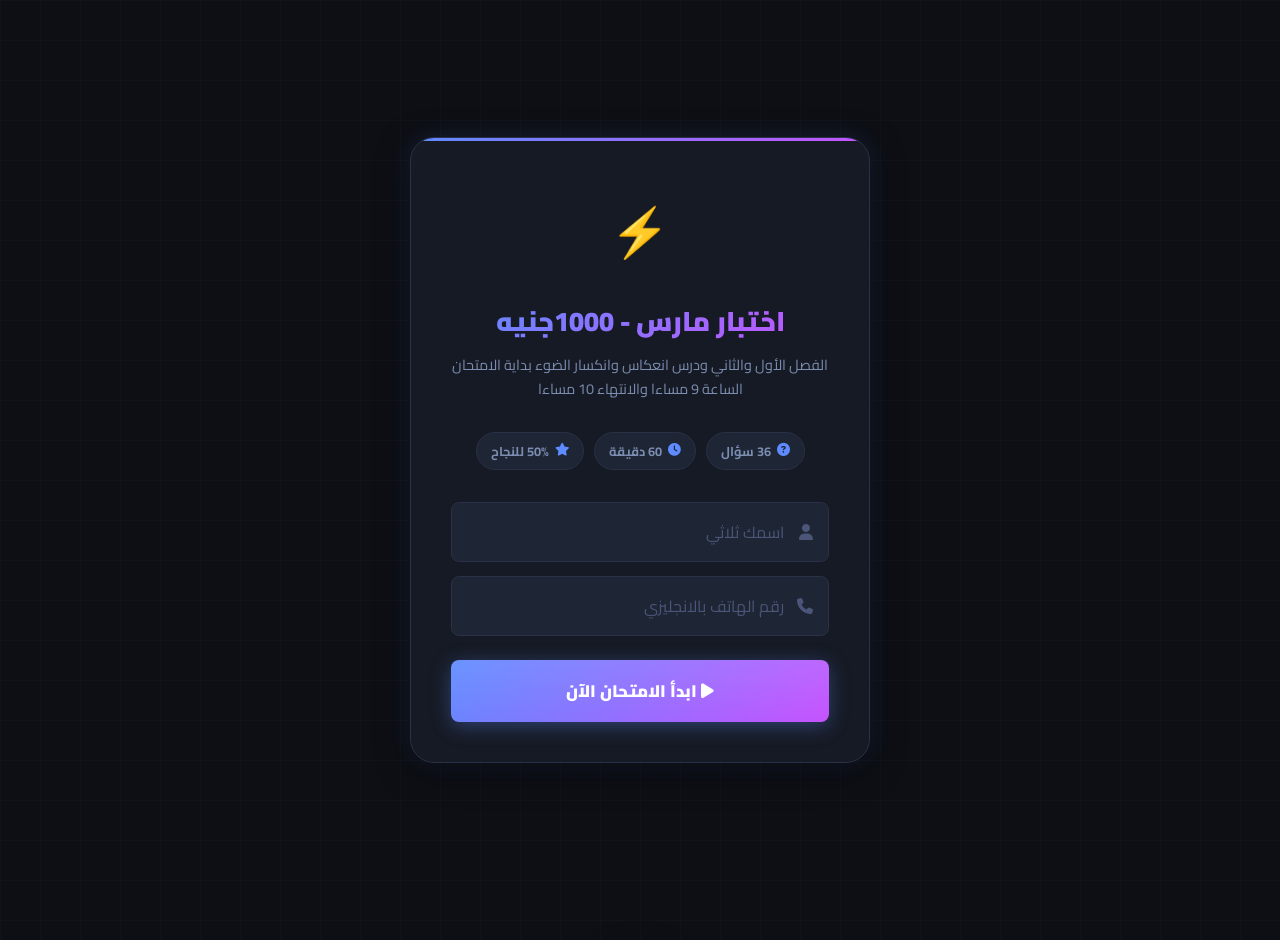
<file: exam.html>
<!DOCTYPE html>
<html lang="ar" dir="rtl">

<head>
    <meta charset="UTF-8" />
    <meta name="viewport" content="width=device-width, initial-scale=1.0" />
    <title>اختبار مارس - هكر الفيزياء</title>
    <link rel="icon" href="logo.png" type="image/png" />
    <link rel="preconnect" href="https://fonts.googleapis.com" />
    <link
        href="https://fonts.googleapis.com/css2?family=Cairo:wght@400;600;700;800;900&family=JetBrains+Mono:wght@400;700&display=swap"
        rel="stylesheet" />
    <link rel="stylesheet" href="https://cdnjs.cloudflare.com/ajax/libs/font-awesome/6.4.0/css/all.min.css" />

    <style>
        /* ============================================================
       CSS VARIABLES & RESET
    ============================================================ */
        :root {
            --bg: #0d0f14;
            --surface: #161a24;
            --surface2: #1e2535;
            --border: #2a3045;
            --border-glow: #3d4f7a;
            --accent: #5e8bff;
            --accent2: #c653ff;
            --accent-grad: linear-gradient(135deg, #5e8bff, #c653ff);
            --green: #22c55e;
            --red: #ef4444;
            --yellow: #f59e0b;
            --text: #e8ecf5;
            --text-muted: #7b8db0;
            --text-dim: #4a5578;
            --radius: 14px;
            --radius-sm: 8px;
            --shadow: 0 8px 32px rgba(0, 0, 0, 0.5);
            --shadow-glow: 0 0 24px rgba(94, 139, 255, 0.18);
            --font: 'Cairo', sans-serif;
            --mono: 'JetBrains Mono', monospace;
            --timer-color: #5e8bff;
        }

        *,
        *::before,
        *::after {
            box-sizing: border-box;
            margin: 0;
            padding: 0;
        }

        html {
            scroll-behavior: smooth;
        }

        body {
            font-family: var(--font);
            background: var(--bg);
            color: var(--text);
            min-height: 100vh;
            overflow-x: hidden;
            /* subtle grid texture */
            background-image:
                linear-gradient(rgba(94, 139, 255, 0.03) 1px, transparent 1px),
                linear-gradient(90deg, rgba(94, 139, 255, 0.03) 1px, transparent 1px);
            background-size: 40px 40px;
        }

        a {
            color: inherit;
            text-decoration: none;
        }

        button {
            font-family: var(--font);
            cursor: pointer;
        }

        input {
            font-family: var(--font);
        }

        /* ============================================================
       SCROLLBAR
    ============================================================ */
        ::-webkit-scrollbar {
            width: 6px;
        }

        ::-webkit-scrollbar-track {
            background: var(--bg);
        }

        ::-webkit-scrollbar-thumb {
            background: var(--border-glow);
            border-radius: 99px;
        }

        /* ============================================================
       STICKY HEADER / TIMER BAR
    ============================================================ */
        #exam-header {
            position: sticky;
            top: 0;
            z-index: 100;
            background: rgba(13, 15, 20, 0.92);
            backdrop-filter: blur(16px);
            border-bottom: 1px solid var(--border);
            padding: 14px 24px;
            /* 🔒 مخفي دايمًا بالـ default — CSS بيتحكم مش inline style */
            display: none !important;
            align-items: center;
            justify-content: space-between;
            gap: 16px;
        }

        /* ✅ بيظهر بس لما الامتحان يبدأ فعلاً */
        body.exam-active #exam-header {
            display: flex !important;
        }

        .header-title {
            font-size: 1rem;
            font-weight: 800;
            color: var(--text);
            display: flex;
            align-items: center;
            gap: 10px;
        }

        .header-title span {
            background: var(--accent-grad);
            -webkit-background-clip: text;
            background-clip: text;
            -webkit-text-fill-color: transparent;
        }

        /* Progress bar under header */
        #progress-track {
            position: absolute;
            bottom: 0;
            left: 0;
            height: 3px;
            width: 100%;
            background: var(--border);
        }

        #progress-fill {
            height: 100%;
            background: var(--accent-grad);
            transition: width 0.4s ease;
            width: 0%;
        }

        /* Timer */
        #timer-wrap {
            display: flex;
            align-items: center;
            gap: 10px;
            background: var(--surface2);
            border: 1px solid var(--border);
            border-radius: 50px;
            padding: 8px 18px;
            font-family: var(--mono);
            font-weight: 700;
            font-size: 1.1rem;
            color: var(--timer-color);
            transition: color 0.3s, border-color 0.3s, background 0.3s;
            min-width: 110px;
            justify-content: center;
        }

        #timer-wrap.warn {
            color: var(--yellow);
            border-color: var(--yellow);
            background: rgba(245, 158, 11, 0.08);
        }

        #timer-wrap.danger {
            color: var(--red);
            border-color: var(--red);
            background: rgba(239, 68, 68, 0.1);
            animation: timerPulse 1s infinite;
        }

        @keyframes timerPulse {

            0%,
            100% {
                box-shadow: none;
            }

            50% {
                box-shadow: 0 0 16px rgba(239, 68, 68, 0.4);
            }
        }

        /* Question counter chip */
        #q-counter {
            font-size: 0.85rem;
            color: var(--text-muted);
            background: var(--surface2);
            border: 1px solid var(--border);
            border-radius: 50px;
            padding: 6px 14px;
            font-weight: 700;
            white-space: nowrap;
        }

        /* ============================================================
       MAIN WRAPPER
    ============================================================ */
        #app {
            max-width: 780px;
            margin: 0 auto;
            padding: 40px 20px 80px;
        }

        /* ============================================================
       SCREEN HELPERS
    ============================================================ */
        .screen:not(.active) {
            display: none !important;
        }

        .screen.active {
            animation: fadeUp 0.4s ease both;
        }

        @keyframes fadeUp {
            from {
                opacity: 0;
                transform: translateY(18px);
            }

            to {
                opacity: 1;
                transform: translateY(0);
            }
        }

        /* ============================================================
       SCREEN: REGISTRATION
    ============================================================ */
        #screen-register {
            display: flex;
            flex-direction: column;
            align-items: center;
            justify-content: center;
            min-height: calc(100vh - 80px);
            text-align: center;
            gap: 0;
        }

        .register-card {
            background: var(--surface);
            border: 1px solid var(--border);
            border-radius: 24px;
            padding: 48px 40px 40px;
            max-width: 460px;
            width: 100%;
            box-shadow: var(--shadow), var(--shadow-glow);
            position: relative;
            overflow: hidden;
        }

        .register-card::before {
            content: '';
            position: absolute;
            top: 0;
            left: 0;
            right: 0;
            height: 3px;
            background: var(--accent-grad);
        }

        .register-icon {
            font-size: 3rem;
            margin-bottom: 20px;
            display: block;
            animation: iconFloat 3s ease-in-out infinite;
        }

        @keyframes iconFloat {

            0%,
            100% {
                transform: translateY(0);
            }

            50% {
                transform: translateY(-8px);
            }
        }

        .register-card h1 {
            font-size: 1.7rem;
            font-weight: 900;
            margin-bottom: 6px;
            background: var(--accent-grad);
            -webkit-background-clip: text;
            background-clip: text;
            -webkit-text-fill-color: transparent;
        }

        .register-card .subtitle {
            font-size: 0.9rem;
            color: var(--text-muted);
            margin-bottom: 32px;
            line-height: 1.6;
        }

        .exam-meta-chips {
            display: flex;
            justify-content: center;
            gap: 10px;
            flex-wrap: wrap;
            margin-bottom: 32px;
        }

        .chip {
            background: var(--surface2);
            border: 1px solid var(--border);
            border-radius: 50px;
            padding: 6px 14px;
            font-size: 0.8rem;
            font-weight: 700;
            color: var(--text-muted);
            display: flex;
            align-items: center;
            gap: 6px;
        }

        .chip i {
            color: var(--accent);
        }

        /* Form fields */
        .field-group {
            display: flex;
            flex-direction: column;
            gap: 14px;
            margin-bottom: 24px;
        }

        .field-wrap {
            position: relative;
        }

        .field-wrap i {
            position: absolute;
            right: 16px;
            top: 50%;
            transform: translateY(-50%);
            color: var(--text-dim);
            font-size: 1rem;
            pointer-events: none;
            transition: color 0.2s;
        }

        .field-wrap input {
            width: 100%;
            background: var(--surface2);
            border: 1px solid var(--border);
            border-radius: var(--radius-sm);
            padding: 14px 44px 14px 16px;
            font-size: 1rem;
            color: var(--text);
            outline: none;
            transition: border-color 0.2s, box-shadow 0.2s;
            direction: rtl;
        }

        .field-wrap input::placeholder {
            color: var(--text-dim);
        }

        .field-wrap input:focus {
            border-color: var(--accent);
            box-shadow: 0 0 0 3px rgba(94, 139, 255, 0.15);
        }

        .field-wrap input:focus+i {
            color: var(--accent);
        }

        /* warning message */
        #register-warning {
            color: var(--red);
            font-size: 0.85rem;
            margin-bottom: 16px;
            min-height: 20px;
            font-weight: 700;
            display: none;
        }

        /* ============================================================
       PRIMARY BUTTON
    ============================================================ */
        .btn-primary {
            width: 100%;
            background: var(--accent-grad);
            color: white;
            border: none;
            border-radius: var(--radius-sm);
            padding: 15px;
            font-size: 1.05rem;
            font-weight: 900;
            transition: opacity 0.2s, transform 0.15s, box-shadow 0.2s;
            box-shadow: 0 4px 20px rgba(94, 139, 255, 0.35);
            position: relative;
            overflow: hidden;
        }

        .btn-primary:hover {
            opacity: 0.92;
            transform: translateY(-1px);
            box-shadow: 0 6px 28px rgba(94, 139, 255, 0.45);
        }

        .btn-primary:active {
            transform: translateY(0);
        }

        .btn-primary::after {
            content: '';
            position: absolute;
            inset: 0;
            background: linear-gradient(rgba(255, 255, 255, 0.08), transparent);
        }

        /* ============================================================
       SCREEN: EXAM — TYPE B (STANDARD)
    ============================================================ */
        .question-card {
            background: var(--surface);
            border: 1px solid var(--border);
            border-radius: 20px;
            padding: 36px 32px 28px;
            box-shadow: var(--shadow);
            position: relative;
            overflow: hidden;
        }

        .question-card::before {
            content: '';
            position: absolute;
            top: 0;
            right: 0;
            width: 140px;
            height: 140px;
            background: radial-gradient(circle, rgba(94, 139, 255, 0.07) 0%, transparent 70%);
            pointer-events: none;
        }

        .q-number-badge {
            display: inline-flex;
            align-items: center;
            justify-content: center;
            background: var(--accent-grad);
            color: white;
            font-size: 0.8rem;
            font-weight: 900;
            width: 34px;
            height: 34px;
            border-radius: 50%;
            margin-bottom: 18px;
            font-family: var(--mono);
            flex-shrink: 0;
        }

        .q-header {
            display: flex;
            align-items: flex-start;
            gap: 14px;
            margin-bottom: 24px;
        }

        .q-text {
            font-size: 1.15rem;
            font-weight: 700;
            line-height: 1.75;
            color: var(--text);
            flex: 1;
        }

        .q-image {
            width: 100%;
            max-height: 260px;
            object-fit: contain;
            border-radius: var(--radius-sm);
            border: 1px solid var(--border);
            margin-bottom: 24px;
            background: var(--surface2);
        }

        /* Options */
        .options-grid {
            display: flex;
            flex-direction: column;
            gap: 12px;
        }

        .option-btn {
            display: flex;
            align-items: center;
            gap: 14px;
            background: var(--surface2);
            border: 1.5px solid var(--border);
            border-radius: var(--radius-sm);
            padding: 14px 18px;
            font-size: 1rem;
            font-weight: 600;
            color: var(--text);
            text-align: right;
            transition: border-color 0.2s, background 0.2s, transform 0.15s;
            cursor: pointer;
            width: 100%;
        }

        .option-btn:hover:not(:disabled) {
            border-color: var(--accent);
            background: rgba(94, 139, 255, 0.07);
            transform: translateX(-3px);
        }

        .option-btn .opt-letter {
            min-width: 32px;
            height: 32px;
            border-radius: 50%;
            background: var(--surface);
            border: 1.5px solid var(--border);
            display: flex;
            align-items: center;
            justify-content: center;
            font-family: var(--mono);
            font-size: 0.8rem;
            font-weight: 700;
            color: var(--text-muted);
            transition: 0.2s;
            flex-shrink: 0;
        }

        /* Selected */
        .option-btn.selected {
            border-color: var(--accent);
            background: rgba(94, 139, 255, 0.1);
        }

        .option-btn.selected .opt-letter {
            background: var(--accent);
            border-color: var(--accent);
            color: white;
        }

        /* After submit: correct / wrong */
        .option-btn.correct {
            border-color: var(--green) !important;
            background: rgba(34, 197, 94, 0.1) !important;
        }

        .option-btn.correct .opt-letter {
            background: var(--green) !important;
            border-color: var(--green) !important;
            color: white !important;
        }

        .option-btn.wrong {
            border-color: var(--red) !important;
            background: rgba(239, 68, 68, 0.08) !important;
        }

        .option-btn.wrong .opt-letter {
            background: var(--red) !important;
            border-color: var(--red) !important;
            color: white !important;
        }

        .option-btn img.opt-image {
            max-height: 60px;
            object-fit: contain;
            border-radius: 4px;
        }

        /* Option text (fills remaining space) */
        .opt-text {
            flex: 1;
            line-height: 1.5;
        }

        /* Explanation box */
        .explanation-box {
            margin-top: 20px;
            background: rgba(34, 197, 94, 0.07);
            border: 1px solid rgba(34, 197, 94, 0.3);
            border-radius: var(--radius-sm);
            padding: 14px 16px;
            font-size: 0.9rem;
            color: var(--text-muted);
            line-height: 1.65;
            display: none;
            animation: fadeUp 0.3s ease both;
        }

        .explanation-box .exp-label {
            color: var(--green);
            font-weight: 800;
            display: flex;
            align-items: center;
            gap: 6px;
            margin-bottom: 6px;
        }

        /* Navigation buttons */
        .nav-row {
            display: flex;
            justify-content: space-between;
            align-items: center;
            margin-top: 28px;
            gap: 12px;
        }

        .btn-nav {
            background: var(--surface2);
            border: 1px solid var(--border);
            border-radius: var(--radius-sm);
            padding: 12px 24px;
            font-size: 0.95rem;
            font-weight: 700;
            color: var(--text);
            transition: 0.2s;
            display: flex;
            align-items: center;
            gap: 8px;
        }

        .btn-nav:hover {
            border-color: var(--accent);
            background: rgba(94, 139, 255, 0.07);
        }

        .btn-nav:disabled {
            opacity: 0.3;
            cursor: not-allowed;
        }

        .btn-submit-exam {
            background: var(--accent-grad);
            color: white;
            border: none;
            border-radius: var(--radius-sm);
            padding: 13px 28px;
            font-size: 1rem;
            font-weight: 900;
            display: none;
            align-items: center;
            gap: 8px;
            transition: 0.2s;
            box-shadow: 0 4px 20px rgba(94, 139, 255, 0.3);
        }

        .btn-submit-exam:hover {
            transform: translateY(-1px);
            box-shadow: 0 6px 28px rgba(94, 139, 255, 0.45);
        }

        .btn-submit-exam.visible {
            display: flex;
        }

        /* Question map dots */
        #q-map {
            display: flex;
            flex-wrap: wrap;
            gap: 8px;
            margin-bottom: 28px;
            background: var(--surface);
            border: 1px solid var(--border);
            border-radius: var(--radius);
            padding: 16px;
        }

        .q-dot {
            width: 32px;
            height: 32px;
            border-radius: 6px;
            background: var(--surface2);
            border: 1.5px solid var(--border);
            font-size: 0.75rem;
            font-family: var(--mono);
            font-weight: 700;
            color: var(--text-dim);
            display: flex;
            align-items: center;
            justify-content: center;
            cursor: pointer;
            transition: 0.2s;
        }

        .q-dot:hover {
            border-color: var(--accent);
            color: var(--accent);
        }

        .q-dot.answered {
            background: rgba(94, 139, 255, 0.15);
            border-color: var(--accent);
            color: var(--accent);
        }

        .q-dot.current {
            background: var(--accent);
            border-color: var(--accent);
            color: white;
        }

        /* ============================================================
       SCREEN: EXAM — TYPE A (BUBBLE SHEET)
    ============================================================ */
        .exam-images-section {
            margin-bottom: 32px;
        }

        .exam-images-section h3 {
            font-size: 1rem;
            font-weight: 800;
            color: var(--text-muted);
            margin-bottom: 16px;
            display: flex;
            align-items: center;
            gap: 8px;
        }

        .exam-images-grid {
            display: flex;
            flex-direction: column;
            gap: 12px;
        }

        .exam-img {
            width: 100%;
            border-radius: var(--radius);
            border: 1px solid var(--border);
            display: block;
            cursor: zoom-in;
            transition: transform 0.2s;
        }

        .exam-img:hover {
            transform: scale(1.01);
        }

        /* Bubble Sheet */
        .bubble-sheet {
            background: var(--surface);
            border: 1px solid var(--border);
            border-radius: 20px;
            padding: 28px 24px;
            box-shadow: var(--shadow);
        }

        .bubble-sheet h3 {
            font-size: 1.1rem;
            font-weight: 900;
            margin-bottom: 20px;
            color: var(--text);
            display: flex;
            align-items: center;
            gap: 10px;
        }

        .bubble-row {
            display: flex;
            align-items: center;
            gap: 12px;
            padding: 10px 0;
            border-bottom: 1px solid var(--border);
            direction: rtl;
        }

        .bubble-row:last-child {
            border-bottom: none;
        }

        .bubble-q-num {
            font-family: var(--mono);
            font-size: 0.85rem;
            font-weight: 700;
            color: var(--text-muted);
            min-width: 32px;
            text-align: center;
        }

        .bubble-options {
            display: flex;
            gap: 10px;
        }

        .bubble-circle {
            width: 38px;
            height: 38px;
            border-radius: 50%;
            background: var(--surface2);
            border: 2px solid var(--border);
            display: flex;
            align-items: center;
            justify-content: center;
            font-size: 0.85rem;
            font-weight: 800;
            color: var(--text-muted);
            cursor: pointer;
            transition: 0.2s;
            flex-shrink: 0;
        }

        .bubble-circle:hover {
            border-color: var(--accent);
            color: var(--accent);
        }

        .bubble-circle.filled {
            background: var(--accent);
            border-color: var(--accent);
            color: white;
        }

        .bubble-circle.correct {
            background: var(--green) !important;
            border-color: var(--green) !important;
            color: white !important;
        }

        .bubble-circle.wrong {
            background: var(--red) !important;
            border-color: var(--red) !important;
            color: white !important;
        }

        .bubble-submit-row {
            margin-top: 28px;
            text-align: center;
        }

        /* ============================================================
       SCREEN: SUBMITTING (LOADING)
    ============================================================ */
        #screen-submitting {
            display: flex;
            flex-direction: column;
            align-items: center;
            justify-content: center;
            min-height: calc(100vh - 80px);
            text-align: center;
            gap: 20px;
        }

        .spinner {
            width: 56px;
            height: 56px;
            border: 4px solid var(--border);
            border-top-color: var(--accent);
            border-radius: 50%;
            animation: spin 0.8s linear infinite;
        }

        @keyframes spin {
            to {
                transform: rotate(360deg);
            }
        }

        #screen-submitting p {
            color: var(--text-muted);
            font-size: 1rem;
            font-weight: 600;
        }

        /* ============================================================
       SCREEN: RESULTS
    ============================================================ */
        #screen-results {
            display: flex;
            flex-direction: column;
            align-items: center;
            text-align: center;
        }

        .result-card {
            background: var(--surface);
            border: 1px solid var(--border);
            border-radius: 24px;
            padding: 48px 36px 36px;
            max-width: 500px;
            width: 100%;
            box-shadow: var(--shadow), var(--shadow-glow);
            position: relative;
            overflow: hidden;
            margin-bottom: 32px;
        }

        .result-card::before {
            content: '';
            position: absolute;
            top: 0;
            left: 0;
            right: 0;
            height: 3px;
            background: var(--accent-grad);
        }

        .result-emoji {
            font-size: 4rem;
            display: block;
            margin-bottom: 16px;
            animation: iconFloat 3s ease-in-out infinite;
        }

        .result-score-ring {
            position: relative;
            width: 140px;
            height: 140px;
            margin: 0 auto 20px;
        }

        .result-score-ring svg {
            width: 140px;
            height: 140px;
            transform: rotate(-90deg);
        }

        .score-bg-circle {
            fill: none;
            stroke: var(--surface2);
            stroke-width: 10;
        }

        .score-fill-circle {
            fill: none;
            stroke-width: 10;
            stroke-linecap: round;
            stroke-dasharray: 345;
            stroke-dashoffset: 345;
            transition: stroke-dashoffset 1.2s cubic-bezier(0.34, 1.56, 0.64, 1);
        }

        .score-text-wrap {
            position: absolute;
            inset: 0;
            display: flex;
            flex-direction: column;
            align-items: center;
            justify-content: center;
        }

        .score-percent {
            font-family: var(--mono);
            font-size: 1.8rem;
            font-weight: 700;
            color: var(--text);
            line-height: 1;
        }

        .score-label {
            font-size: 0.75rem;
            color: var(--text-muted);
            font-weight: 700;
            margin-top: 4px;
        }

        .result-name {
            font-size: 1.3rem;
            font-weight: 900;
            margin-bottom: 6px;
            background: var(--accent-grad);
            -webkit-background-clip: text;
            background-clip: text;
            -webkit-text-fill-color: transparent;
        }

        .result-detail {
            font-size: 0.9rem;
            color: var(--text-muted);
            margin-bottom: 24px;
            line-height: 1.7;
        }

        .result-stats {
            display: grid;
            grid-template-columns: repeat(3, 1fr);
            gap: 12px;
            margin-bottom: 24px;
        }

        .stat-box {
            background: var(--surface2);
            border: 1px solid var(--border);
            border-radius: var(--radius-sm);
            padding: 14px 10px;
        }

        .stat-box .stat-val {
            font-family: var(--mono);
            font-size: 1.4rem;
            font-weight: 700;
            margin-bottom: 4px;
        }

        .stat-box .stat-key {
            font-size: 0.75rem;
            color: var(--text-muted);
            font-weight: 700;
        }

        .stat-box.correct .stat-val {
            color: var(--green);
        }

        .stat-box.wrong .stat-val {
            color: var(--red);
        }

        .stat-box.score .stat-val {
            color: var(--accent);
        }

        .pass-badge {
            display: inline-flex;
            align-items: center;
            gap: 6px;
            padding: 8px 18px;
            border-radius: 50px;
            font-size: 0.9rem;
            font-weight: 800;
            margin-bottom: 20px;
        }

        .pass-badge.passed {
            background: rgba(34, 197, 94, 0.12);
            border: 1px solid var(--green);
            color: var(--green);
        }

        .pass-badge.failed {
            background: rgba(239, 68, 68, 0.1);
            border: 1px solid var(--red);
            color: var(--red);
        }

        /* Review answers section */
        #review-section {
            width: 100%;
            max-width: 780px;
        }

        #review-section h2 {
            font-size: 1.2rem;
            font-weight: 900;
            margin-bottom: 20px;
            color: var(--text);
            display: flex;
            align-items: center;
            gap: 10px;
        }

        /* ============================================================
       SCREEN: WAITING (showModelAnswer = false, submitted)
    ============================================================ */
        #screen-waiting {
            display: flex;
            flex-direction: column;
            align-items: center;
            justify-content: center;
            min-height: calc(100vh - 80px);
            text-align: center;
            padding: 40px 20px;
        }

        .waiting-card {
            background: var(--surface);
            border: 1px solid var(--border-glow);
            border-radius: 24px;
            padding: 48px 36px;
            max-width: 460px;
            width: 100%;
            box-shadow: var(--shadow), var(--shadow-glow);
            position: relative;
            overflow: hidden;
        }

        .waiting-card::before {
            content: '';
            position: absolute;
            top: 0;
            left: 0;
            right: 0;
            height: 3px;
            background: linear-gradient(135deg, #f59e0b, #c653ff);
        }

        .waiting-icon {
            font-size: 3.2rem;
            margin-bottom: 18px;
            display: block;
            animation: iconFloat 3s ease-in-out infinite;
        }

        .waiting-card h2 {
            font-size: 1.4rem;
            font-weight: 900;
            margin-bottom: 12px;
            color: var(--text);
        }

        .waiting-card .waiting-msg {
            font-size: 1rem;
            color: var(--text-muted);
            line-height: 1.75;
            margin-bottom: 28px;
        }

        .waiting-submitted-badge {
            display: inline-flex;
            align-items: center;
            gap: 8px;
            background: rgba(34, 197, 94, 0.1);
            border: 1px solid var(--green);
            color: var(--green);
            border-radius: 50px;
            padding: 8px 20px;
            font-size: 0.9rem;
            font-weight: 800;
            margin-bottom: 24px;
        }

        .waiting-name-display {
            font-size: 1.1rem;
            font-weight: 800;
            background: var(--accent-grad);
            -webkit-background-clip: text;
            background-clip: text;
            -webkit-text-fill-color: transparent;
            margin-bottom: 6px;
        }

        /* ============================================================
       SCREEN: LOCKED (Already submitted)
    ============================================================ */
        #screen-locked {
            display: flex;
            flex-direction: column;
            align-items: center;
            justify-content: center;
            min-height: calc(100vh - 80px);
            text-align: center;
            padding: 40px 20px;
        }

        .locked-card {
            background: var(--surface);
            border: 1px solid var(--border);
            border-radius: 24px;
            padding: 48px 36px;
            max-width: 420px;
            width: 100%;
            box-shadow: var(--shadow);
        }

        .locked-card .lock-icon {
            font-size: 3rem;
            margin-bottom: 16px;
            color: var(--yellow);
            display: block;
        }

        .locked-card h2 {
            font-size: 1.4rem;
            font-weight: 900;
            margin-bottom: 10px;
        }

        .locked-card p {
            color: var(--text-muted);
            line-height: 1.7;
            margin-bottom: 24px;
        }

        .prev-score-display {
            background: var(--surface2);
            border: 1px solid var(--border);
            border-radius: var(--radius-sm);
            padding: 20px;
            margin-bottom: 20px;
        }

        .prev-score-display .big-score {
            font-family: var(--mono);
            font-size: 2.5rem;
            font-weight: 700;
            color: var(--accent);
        }

        .prev-score-display .score-sub {
            font-size: 0.85rem;
            color: var(--text-muted);
            margin-top: 4px;
        }

        /* ============================================================
       NETWORK ERROR TOAST
    ============================================================ */
        #toast {
            position: fixed;
            bottom: 24px;
            left: 50%;
            transform: translateX(-50%) translateY(100px);
            background: #1e2535;
            border: 1px solid var(--border);
            border-radius: 50px;
            padding: 12px 24px;
            font-size: 0.9rem;
            font-weight: 700;
            color: var(--text);
            z-index: 9999;
            transition: transform 0.3s ease;
            white-space: nowrap;
            box-shadow: var(--shadow);
            display: flex;
            align-items: center;
            gap: 8px;
        }

        #toast.show {
            transform: translateX(-50%) translateY(0);
        }

        #toast.error {
            border-color: var(--red);
            color: var(--red);
        }

        #toast.success {
            border-color: var(--green);
            color: var(--green);
        }

        /* ============================================================
       UNANSWERED WARNING MODAL
    ============================================================ */
        #modal-overlay {
            position: fixed;
            inset: 0;
            background: rgba(0, 0, 0, 0.7);
            z-index: 1000;
            display: none;
            align-items: center;
            justify-content: center;
            padding: 20px;
            backdrop-filter: blur(4px);
        }

        #modal-overlay.open {
            display: flex;
        }

        .modal-card {
            background: var(--surface);
            border: 1px solid var(--border);
            border-radius: 20px;
            padding: 36px 28px 28px;
            max-width: 400px;
            width: 100%;
            text-align: center;
            box-shadow: var(--shadow);
            animation: fadeUp 0.3s ease;
        }

        .modal-card h3 {
            font-size: 1.2rem;
            font-weight: 900;
            margin-bottom: 10px;
            color: var(--yellow);
        }

        .modal-card p {
            color: var(--text-muted);
            font-size: 0.95rem;
            line-height: 1.6;
            margin-bottom: 24px;
        }

        .modal-btns {
            display: flex;
            gap: 12px;
            justify-content: center;
        }

        .btn-modal-cancel {
            background: var(--surface2);
            border: 1px solid var(--border);
            border-radius: var(--radius-sm);
            padding: 11px 22px;
            font-size: 0.95rem;
            font-weight: 700;
            color: var(--text);
            transition: 0.2s;
        }

        .btn-modal-cancel:hover {
            border-color: var(--accent);
        }

        .btn-modal-confirm {
            background: linear-gradient(135deg, var(--red), #c026d3);
            color: white;
            border: none;
            border-radius: var(--radius-sm);
            padding: 11px 22px;
            font-size: 0.95rem;
            font-weight: 900;
            transition: 0.2s;
            box-shadow: 0 4px 16px rgba(239, 68, 68, 0.3);
        }

        .btn-modal-confirm:hover {
            transform: translateY(-1px);
        }

        /* ============================================================
       RESPONSIVE
    ============================================================ */
        @media (max-width: 600px) {
            #app {
                padding: 20px 14px 60px;
            }

            .question-card {
                padding: 24px 18px 20px;
            }

            .register-card {
                padding: 32px 22px 28px;
            }

            .q-text {
                font-size: 1.05rem;
            }

            .result-stats {
                grid-template-columns: repeat(3, 1fr);
            }

            .bubble-circle {
                width: 34px;
                height: 34px;
                font-size: 0.8rem;
            }

            .bubble-options {
                gap: 7px;
            }

            #exam-header {
                padding: 12px 14px;
            }

            #q-counter {
                display: none;
            }
        }

        @media (max-width: 400px) {
            .result-stats {
                grid-template-columns: repeat(2, 1fr);
            }

            .bubble-options {
                gap: 5px;
            }

            .bubble-circle {
                width: 30px;
                height: 30px;
            }
        }

        /* ============================================================
        unanswered (missed) option style - for review mode
  ============================================================ */
        .option-btn.missed {
            border-color: var(--yellow) !important;
            background: rgba(245, 158, 11, 0.1) !important;
        }

        .option-btn.missed .opt-letter {
            background: var(--yellow) !important;
            border-color: var(--yellow) !important;
            color: #000 !important;
        }

        /* ستايل التفسير المخفي (Accordion) */
        .explanation-box {
            margin-top: 20px;
            background: rgba(0, 0, 0, 0.2);
            border: 1px solid var(--border);
            border-radius: var(--radius-sm);
            overflow: hidden;
            transition: 0.3s;
        }

        .exp-header {
            padding: 14px 16px;
            color: var(--green);
            font-weight: 800;
            cursor: pointer;
            display: flex;
            align-items: center;
            gap: 8px;
            user-select: none;
            transition: background 0.2s;
        }

        .exp-header:hover {
            background: rgba(34, 197, 94, 0.05);
        }

        .exp-content {
            padding: 0 16px;
            max-height: 0;
            opacity: 0;
            color: var(--text-muted);
            line-height: 1.65;
            transition: all 0.3s ease-in-out;
        }

        /* لما الطالب يدوس على التفسير الكلاس open بيضاف */
        .explanation-box.open .exp-content {
            max-height: 500px;
            opacity: 1;
            padding: 0 16px 16px 16px;
        }

        .explanation-box.open .exp-header i.fa-chevron-down {
            transform: rotate(180deg);
        }
    </style>
</head>

<body>

    <!-- ════════════════════════════════════════
       STICKY HEADER (Timer + Progress)
  ════════════════════════════════════════ -->
    <div id="exam-header">
        <div class="header-title">
            <i class="fa-solid fa-atom"
                style="background: var(--accent-grad); -webkit-background-clip: text; background-clip: text; -webkit-text-fill-color: transparent;"></i>
            <span id="header-exam-title">الامتحان</span>
        </div>
        <div id="q-counter">السؤال <span id="q-current">1</span> / <span id="q-total">10</span></div>
        <div id="timer-wrap">
            <i class="fa-solid fa-clock"></i>
            <span id="timer-display">15:00</span>
        </div>
        <div id="progress-track">
            <div id="progress-fill"></div>
        </div>
    </div>

    <div id="app">

        <!-- ════════════════════════════════════
         SCREEN 1: REGISTRATION
    ════════════════════════════════════ -->
        <div id="screen-register" class="screen active">
            <div class="register-card">
                <span class="register-icon">⚡</span>
                <h1 id="reg-title">اختبار مارس </h1>
                <p class="subtitle" id="reg-subtitle">الفصل الأول والثاني ودرس انعكاس وانكسار الضوء</p>

                <div class="exam-meta-chips">
                    <div class="chip"><i class="fa-solid fa-circle-question"></i> <span id="chip-qcount">10 أسئلة</span>
                    </div>
                    <div class="chip"><i class="fa-solid fa-clock"></i> <span id="chip-time">15 دقيقة</span></div>
                    <div class="chip"><i class="fa-solid fa-star"></i> <span id="chip-pass">50% للنجاح</span></div>
                </div>

                <div class="field-group">
                    <div class="field-wrap">
                        <input type="text" id="input-name" placeholder="اسمك ثلاثي" autocomplete="name" />
                        <i class="fa-solid fa-user"></i>
                    </div>
                    <div class="field-wrap">
                        <input type="tel" id="input-phone" placeholder="رقم الهاتف بالانجليزي" autocomplete="tel"
                            inputmode="numeric" />
                        <i class="fa-solid fa-phone"></i>
                    </div>
                </div>

                <div id="register-warning"></div>

                <button class="btn-primary" onclick="startExam()">
                    <i class="fa-solid fa-play"></i> ابدأ الامتحان الآن
                </button>
            </div>
        </div>

        <!-- ════════════════════════════════════
         SCREEN 2A: STANDARD EXAM (Type B)
    ════════════════════════════════════ -->
        <div id="screen-standard" class="screen">
            <!-- Question map -->
            <div id="q-map"></div>

            <!-- Question card (dynamically rendered) -->
            <div id="question-render"></div>

            <!-- Navigation -->
            <div class="nav-row">
                <button class="btn-nav" id="btn-prev" onclick="navigateQ(-1)" disabled>
                    <i class="fa-solid fa-arrow-right"></i> السابق
                </button>
                <button class="btn-submit-exam" id="btn-submit-standard" onclick="requestSubmit()">
                    <i class="fa-solid fa-paper-plane"></i> تسليم الامتحان
                </button>
                <button class="btn-nav" id="btn-next" onclick="navigateQ(1)">
                    التالي <i class="fa-solid fa-arrow-left"></i>
                </button>
            </div>
        </div>

        <!-- ════════════════════════════════════
         SCREEN 2B: BUBBLE SHEET (Type A)
    ════════════════════════════════════ -->
        <div id="screen-bubble" class="screen">
            <div class="exam-images-section">
                <h3><i class="fa-solid fa-image"></i> ورقة الامتحان</h3>
                <div class="exam-images-grid" id="bubble-images"></div>
            </div>

            <div class="bubble-sheet">
                <h3><i class="fa-solid fa-table-cells"></i> ورقة الإجابات</h3>
                <div id="bubble-rows"></div>
                <div class="bubble-submit-row">
                    <button class="btn-primary" style="max-width:280px;margin:0 auto;" onclick="requestSubmit()">
                        <i class="fa-solid fa-paper-plane"></i> تسليم الامتحان
                    </button>
                </div>
            </div>
        </div>

        <!-- ════════════════════════════════════
         SCREEN 3: SUBMITTING
    ════════════════════════════════════ -->
        <div id="screen-submitting" class="screen">
            <div class="spinner"></div>
            <p>جاري تسليم الامتحان وحفظ نتيجتك…</p>
        </div>

        <!-- ════════════════════════════════════
         SCREEN 4: RESULTS
    ════════════════════════════════════ -->
        <div id="screen-results" class="screen">
            <div class="result-card">
                <span class="result-emoji" id="result-emoji">🎉</span>

                <div class="result-score-ring">
                    <svg viewBox="0 0 120 120">
                        <circle class="score-bg-circle" cx="60" cy="60" r="55" />
                        <circle class="score-fill-circle" id="score-arc" cx="60" cy="60" r="55" />
                    </svg>
                    <div class="score-text-wrap">
                        <div class="score-percent" id="score-percent-txt">0%</div>
                        <div class="score-label">نتيجتك</div>
                    </div>
                </div>

                <div class="result-name" id="result-name-display"></div>

                <div id="pass-badge-wrap"></div>

                <div class="result-stats">
                    <div class="stat-box correct">
                        <div class="stat-val" id="stat-correct">0</div>
                        <div class="stat-key">صح ✅</div>
                    </div>
                    <div class="stat-box wrong">
                        <div class="stat-val" id="stat-wrong">0</div>
                        <div class="stat-key">غلط ❌</div>
                    </div>
                    <div class="stat-box score">
                        <div class="stat-val" id="stat-score">0</div>
                        <div class="stat-key">/ <span id="stat-total">0</span></div>
                    </div>
                </div>

                <p class="result-detail" id="result-message"></p>
            </div>

            <!-- Review section (standard mode only) -->
            <div id="review-section">
                <h2><i class="fa-solid fa-magnifying-glass"></i> مراجعة الإجابات</h2>
                <div id="review-render"></div>
            </div>
        </div>

        <!-- ════════════════════════════════════
         SCREEN 4B: WAITING (showModelAnswer=false)
    ════════════════════════════════════ -->
        <div id="screen-waiting" class="screen">
            <div class="waiting-card">
                <span class="waiting-icon">⏳</span>
                <div class="waiting-submitted-badge">
                    <i class="fa-solid fa-circle-check"></i>
                    تم استلام إجاباتك بنجاح
                </div>
                <div class="waiting-name-display" id="waiting-name"></div>
                <h2>النتيجة غير متاحة الآن</h2>
                <p class="waiting-msg">
                    يرجى العودة بعد انتهاء وقت الامتحان لجميع الطلاب<br>
                    لمشاهدة نتيجتك والإجابات الصحيحة.
                </p>
                <a href="index.html">
                    <button class="btn-primary" style="max-width:260px;margin:0 auto;">
                        <i class="fa-solid fa-arrow-right"></i> العودة للمنصة
                    </button>
                </a>
            </div>
        </div>

        <!-- ════════════════════════════════════
         SCREEN 5: LOCKED
    ════════════════════════════════════ -->
        <div id="screen-locked" class="screen">
            <div class="locked-card">
                <span class="lock-icon"><i class="fa-solid fa-lock"></i></span>
                <h2>لقد سبق وأديت هذا الامتحان</h2>
                <p>يمكنك أداء الامتحان مرة واحدة فقط .</p>

                <div class="prev-score-display">
                    <div class="big-score" id="locked-score">—</div>
                    <div class="score-sub" id="locked-detail">—</div>
                </div>

                <a href="index.html">
                    <button class="btn-primary" style="max-width:260px;margin:0 auto;">
                        <i class="fa-solid fa-arrow-right"></i> العودة للمنصة
                    </button>
                </a>
            </div>
        </div>

    </div><!-- /#app -->

    <!-- ════════════════════════════════════
       UNANSWERED QUESTIONS MODAL
  ════════════════════════════════════ -->
    <div id="modal-overlay">
        <div class="modal-card">
            <h3><i class="fa-solid fa-triangle-exclamation"></i> أسئلة بدون إجابة!</h3>
            <p id="modal-message">لديك أسئلة لم تجب عليها. هل أنت متأكد من التسليم؟</p>
            <div class="modal-btns">
                <button class="btn-modal-cancel" onclick="closeModal()">رجوع</button>
                <button class="btn-modal-confirm" onclick="confirmSubmit()">تسليم الآن</button>
            </div>
        </div>
    </div>

    <!-- ════════════════════════════════════
       TOAST
  ════════════════════════════════════ -->
    <div id="toast"></div>


    <!-- ════════════════════════════════════
       LOAD EXAM CONFIG
  ════════════════════════════════════ -->
    <script src="exam-config.js"></script>

    <!-- ════════════════════════════════════
       EXAM ENGINE
  ════════════════════════════════════ -->
    <script>
        /* ============================================================
           EXAM ENGINE — هكر الفيزياء (النسخة الآمنة 🔒)
           التغييرات عن النسخة القديمة:
           ✅ حذف calculateScore() — التصحيح على السيرفر فقط
           ✅ confirmSubmit() يبعت الإجابات ويستنى الرد
           ✅ sendToServer() تستقبل النتيجة كاملة من Code.gs
           ✅ renderReview() تشتغل مع details الجاية من السيرفر
           ✅ زر retry لو الـ network فشل
        ============================================================ */

        // ─── State ───────────────────────────────────────────────────
        const State = {
            name: '',
            phone: '',
            studentId: '',      // 🔑 ID ثابت للجهاز — نفس الـ ID على كل browsers
            tabSwitchCount: 0,  // ⚠️ عدد مرات الخروج من صفحة الامتحان
            currentQ: 0,
            answers: {},
            timerInterval: null,
            secondsLeft: 0,
            submitted: false,
            questions: [],
        };

        // ═══════════════════════════════════════════════════════════
        //  generateDeviceId — بصمة الجهاز بدون localStorage
        //
        //  خصائص Hardware ثابتة مهما غيرت الـ browser:
        //  screen resolution, color depth, CPU cores, device memory,
        //  timezone, language, platform
        //  → SHA-256 → DEV-XXXXXXXXXXXXXXXX (نفس الجهاز = نفس الЭ ID على Chrome وFirefox وSafari)
        // ══════════════════════════════════════════════════════════
        async function generateDeviceId() {
            const props = [
                screen.width + 'x' + screen.height,
                screen.colorDepth,
                navigator.hardwareConcurrency || 0,
                navigator.deviceMemory || 0,
                Intl.DateTimeFormat().resolvedOptions().timeZone,
                navigator.language,
                navigator.platform || '',
            ].join('|');

            try {
                const buf = await crypto.subtle.digest('SHA-256', new TextEncoder().encode(props));
                const hex = Array.from(new Uint8Array(buf)).map(b => b.toString(16).padStart(2, '0')).join('');
                return 'DEV-' + hex.substring(0, 16).toUpperCase();
            } catch (e) {
                // fallback لو ممش على HTTPS
                let h = 0;
                for (let i = 0; i < props.length; i++) h = Math.imul(31, h) + props.charCodeAt(i) | 0;
                return 'DEV-' + Math.abs(h).toString(16).toUpperCase().padStart(8, '0');
            }
        }

        // ─── Helpers ─────────────────────────────────────────────────
        const $ = id => document.getElementById(id);
        const LETTERS = ['أ', 'ب', 'ج', 'د', 'هـ', 'و'];
        const AB_LETTERS = ['A', 'B', 'C', 'D', 'E', 'F'];

        function showScreen(id) {
            document.querySelectorAll('.screen').forEach(s => s.classList.remove('active'));
            $(id).classList.add('active');
        }

        function showToast(msg, type = '', duration = 3500) {
            const t = $('toast');
            t.textContent = '';
            t.className = 'show ' + type;
            const ico = document.createElement('i');
            ico.className = type === 'error' ? 'fa-solid fa-circle-xmark' : 'fa-solid fa-circle-check';
            t.appendChild(ico);
            t.appendChild(document.createTextNode(' ' + msg));
            clearTimeout(t._tid);
            t._tid = setTimeout(() => t.classList.remove('show'), duration);
        }

        function getStorageKey() {
            return 'exam_done__' + EXAM_CONFIG.id;
        }

        // ─── Boot ─────────────────────────────────────────────────────
        window.addEventListener('DOMContentLoaded', async () => {
            // ✅ تأكد إن exam-config.js اتحمل صح
            if (typeof EXAM_CONFIG === 'undefined') {
                document.body.innerHTML =
                    '<div style="color:#ef4444;text-align:center;padding:60px 20px;font-family:Cairo,sans-serif;">' +
                    '<h2>⚠️ خطأ في تحميل إعدادات الامتحان</h2>' +
                    '<p>تأكد إن ملف exam-config.js موجود في نفس المجلد.</p></div>';
                return;
            }

            // 🔑 توليد بصمة الجهاز فور تحميل الصفحة (مش مخزنة في أي مكان)
            State.studentId = await generateDeviceId();
            initAntiCheat();  // ⚠️ تفعيل رادار الخروج

            const stored = localStorage.getItem(getStorageKey());
            if (stored) {
                try {
                    const data = JSON.parse(stored);
                    // ── نتيجة كاملة موجودة ─────────────────────────────────
                    if (data.submitted) {
                        if (EXAM_CONFIG.showModelAnswer) {
                            // ✅ showModelAnswer أصبح true — نعرض النتائج الكاملة

                            // 🩹 --- بداية باتش إعادة التصحيح السحري --- 🩹
                            const FIXED_KEYS = [3, 0, 0, 3, 1, 2, 3, 1, 0, 0, 3, 3, 0, 1, 1, 0, 2, 2, 3, 2, 1, 0, 0, 2, 1, 1, 2, 0, 2, 1, 3, 0, 3, 3, 1, 1];
                            const modeLetters = EXAM_CONFIG.mode === 'bubble' ? ['A', 'B', 'C', 'D', 'E'] : ['أ', 'ب', 'ج', 'د', 'هـ'];

                            if (data.fullResult && data.fullResult.details) {
                                let recalcCorrect = 0;
                                data.fullResult.details.forEach((item, index) => {
                                    if (FIXED_KEYS[index] !== undefined) {
                                        const realCorrectLetter = modeLetters[FIXED_KEYS[index]];
                                        item.correctAns = realCorrectLetter; // إجبار المتصفح على الإجابة الصح الجديدة
                                        item.isCorrect = (item.studentAns === realCorrectLetter); // إعادة التصحيح
                                    }
                                    if (item.isCorrect) recalcCorrect++;
                                });

                                // إعادة حساب الدرجات والنسبة
                                data.fullResult.correct = recalcCorrect;
                                data.fullResult.wrong = data.fullResult.total - recalcCorrect;
                                data.fullResult.percent = Math.round((recalcCorrect / data.fullResult.total) * 100);
                                data.fullResult.passed = data.fullResult.percent >= EXAM_CONFIG.passMark;

                                // حفظ التعديل بصمت في جهاز الطالب
                                localStorage.setItem(getStorageKey(), JSON.stringify(data));
                            }
                            // 🩹 --- نهاية باتش إعادة التصحيح السحري --- 🩹

                            showResults(data.fullResult);
                        } else {
                            // 🔒 showModelAnswer لا يزال false — شاشة الانتظار
                            $('waiting-name').textContent = data.name || '';
                            document.body.classList.remove('exam-active');
                            showScreen('screen-waiting');
                        }
                        return;
                    }

                    // ── بيانات قديمة (نسخة سابقة من النظام بدون fullResult) ──
                    $('locked-score').textContent = (data.percent ?? '—') + '%';
                    $('locked-detail').textContent =
                        (data.name || '') + ' | ' +
                        (data.correct ?? '—') + ' صح من ' + (data.total ?? '—') + ' سؤال';
                } catch (e) { /* بيانات تالفة */ }
                document.body.classList.remove('exam-active');
                showScreen('screen-locked');
                return;
            }

            $('reg-title').textContent = EXAM_CONFIG.title;
            $('reg-subtitle').textContent = EXAM_CONFIG.subtitle;
            $('header-exam-title').textContent = EXAM_CONFIG.title;

            const qCount = EXAM_CONFIG.mode === 'bubble'
                ? EXAM_CONFIG.bubble.totalQuestions
                : EXAM_CONFIG.questions.length;

            $('chip-qcount').textContent = qCount + ' سؤال';
            $('chip-time').textContent = EXAM_CONFIG.duration + ' دقيقة';
            $('chip-pass').textContent = EXAM_CONFIG.passMark + '% للنجاح';

            showScreen('screen-register');
        });

        // ─── Registration ─────────────────────────────────────────────
        function startExam() {
            // ✅ حماية: تأكد إن EXAM_CONFIG اتحمل صح
            if (typeof EXAM_CONFIG === 'undefined') {
                alert('خطأ: ملف إعدادات الامتحان لم يُحمَّل. تأكد من وجود exam-config.js.');
                return;
            }

            const name = $('input-name').value.trim();
            const phone = $('input-phone').value.trim();
            const warn = $('register-warning');

            warn.style.display = 'none';

            if (!name || name.length < 3) {
                warn.textContent = '⚠️ من فضلك أدخل اسمك الكامل (3 حروف على الأقل)';
                warn.style.display = 'block';
                return;
            }
            if (!phone || !/^[0-9+\s]{7,15}$/.test(phone)) {
                warn.textContent = '⚠️ من فضلك أدخل رقم هاتف صحيح';
                warn.style.display = 'block';
                return;
            }

            State.name = name;
            State.phone = phone;

            // ✅ إظهار الهيدر بالـ class مش بـ inline style
            document.body.classList.add('exam-active');
            startTimer();

            if (EXAM_CONFIG.mode === 'bubble') {
                launchBubble();
            } else {
                launchStandard();
            }
        }

        // ─── Timer ────────────────────────────────────────────────────
        function startTimer() {
            State.secondsLeft = EXAM_CONFIG.duration * 60;
            renderTimer();

            State.timerInterval = setInterval(() => {
                State.secondsLeft--;
                renderTimer();

                const tw = $('timer-wrap');
                const ratio = State.secondsLeft / (EXAM_CONFIG.duration * 60);
                tw.classList.toggle('warn', ratio <= 0.33 && ratio > 0.15);
                tw.classList.toggle('danger', ratio <= 0.15);

                if (State.secondsLeft <= 0) {
                    clearInterval(State.timerInterval);
                    showToast('انتهى الوقت! جاري التسليم التلقائي…', 'error', 4000);
                    setTimeout(confirmSubmit, 1500);
                }
            }, 1000);
        }

        function renderTimer() {
            const m = String(Math.floor(State.secondsLeft / 60)).padStart(2, '0');
            const s = String(State.secondsLeft % 60).padStart(2, '0');
            $('timer-display').textContent = m + ':' + s;
        }

        // ═══════════════════════════════════════════════════════════
        //  TYPE B — STANDARD MODE
        // ═══════════════════════════════════════════════════════════
        function launchStandard() {
            State.questions = JSON.parse(JSON.stringify(EXAM_CONFIG.questions));
            $('q-total').textContent = State.questions.length;
            buildQMap();
            renderQuestion(0);
            showScreen('screen-standard');
            updateProgress();
        }

        function buildQMap() {
            const map = $('q-map');
            map.innerHTML = '';
            State.questions.forEach((_, i) => {
                const dot = document.createElement('div');
                dot.className = 'q-dot' + (i === 0 ? ' current' : '');
                dot.id = 'dot-' + i;
                dot.textContent = i + 1;
                dot.onclick = () => navigateToQ(i);
                map.appendChild(dot);
            });
        }

        function renderQuestion(index) {
            State.currentQ = index;
            const q = State.questions[index];
            const total = State.questions.length;

            $('q-current').textContent = index + 1;
            updateProgress();

            document.querySelectorAll('.q-dot').forEach((d, i) => {
                d.classList.toggle('current', i === index);
                d.classList.toggle('answered', i !== index && State.answers[i] !== undefined);
            });

            $('btn-prev').disabled = index === 0;
            $('btn-next').style.display = index === total - 1 ? 'none' : 'flex';
            const submitBtn = $('btn-submit-standard');
            index === total - 1
                ? submitBtn.classList.add('visible')
                : submitBtn.classList.remove('visible');

            const answered = State.answers[index];
            let html = '<div class="question-card">';
            html += '<div class="q-header">';
            html += '<div class="q-number-badge">' + (index + 1) + '</div>';
            html += '<div class="q-text">' + escapeHtml(q.text) + '</div>';
            html += '</div>';

            if (q.image) html += '<img class="q-image" src="' + q.image + '" alt="صورة السؤال" />';

            html += '<div class="options-grid">';
            q.options.forEach((opt, oi) => {
                const isSelected = answered === oi;
                html += '<button class="option-btn' + (isSelected ? ' selected' : '') + '" ';
                html += 'onclick="selectOption(' + index + ',' + oi + ')" id="opt-' + index + '-' + oi + '">';
                html += '<div class="opt-letter">' + LETTERS[oi] + '</div>';
                html += '<div class="opt-text">';
                if (opt.image) html += '<img class="opt-image" src="' + opt.image + '" alt=""/> ';
                html += escapeHtml(opt.text);
                html += '</div></button>';
            });
            html += '</div></div>';

            $('question-render').innerHTML = html;
        }

        function selectOption(qIndex, optIndex) {
            State.answers[qIndex] = optIndex;
            State.questions[qIndex].options.forEach((_, oi) => {
                const btn = document.getElementById('opt-' + qIndex + '-' + oi);
                if (btn) btn.classList.toggle('selected', oi === optIndex);
            });
            const dot = $('dot-' + qIndex);
            if (dot) { dot.classList.add('answered'); dot.classList.remove('current'); }
            updateProgress();
        }

        function navigateQ(dir) {
            const newIndex = State.currentQ + dir;
            if (newIndex >= 0 && newIndex < State.questions.length) renderQuestion(newIndex);
        }

        function navigateToQ(i) { renderQuestion(i); }

        function updateProgress() {
            const total = EXAM_CONFIG.mode === 'bubble'
                ? EXAM_CONFIG.bubble.totalQuestions
                : (State.questions.length || EXAM_CONFIG.questions.length);
            const answered = Object.keys(State.answers).length;
            $('progress-fill').style.width = (total > 0 ? (answered / total) * 100 : 0) + '%';
        }

        // ═══════════════════════════════════════════════════════════
        //  TYPE A — BUBBLE SHEET MODE
        // ═══════════════════════════════════════════════════════════
        function launchBubble() {
            const cfg = EXAM_CONFIG.bubble;
            const imgGrid = $('bubble-images');
            imgGrid.innerHTML = '';
            cfg.examImages.forEach(src => {
                const img = document.createElement('img');
                img.className = 'exam-img';
                img.src = src;
                img.alt = 'ورقة الامتحان';
                img.onclick = () => window.open(src, '_blank');
                imgGrid.appendChild(img);
            });

            const rows = $('bubble-rows');
            rows.innerHTML = '';
            for (let qi = 0; qi < cfg.totalQuestions; qi++) {
                const row = document.createElement('div');
                row.className = 'bubble-row';
                row.innerHTML = '<span class="bubble-q-num">Q' + (qi + 1) + '</span>';
                const opts = document.createElement('div');
                opts.className = 'bubble-options';
                for (let oi = 0; oi < cfg.optionsPerQ; oi++) {
                    const circle = document.createElement('div');
                    circle.className = 'bubble-circle';
                    circle.id = 'bubble-' + qi + '-' + oi;
                    circle.textContent = AB_LETTERS[oi];
                    circle.onclick = () => fillBubble(qi, oi);
                    opts.appendChild(circle);
                }
                row.appendChild(opts);
                rows.appendChild(row);
            }
            showScreen('screen-bubble');
            updateProgress();
        }

        function fillBubble(qi, oi) {
            const cfg = EXAM_CONFIG.bubble;
            for (let x = 0; x < cfg.optionsPerQ; x++) {
                const c = $('bubble-' + qi + '-' + x);
                if (c) c.classList.remove('filled');
            }
            $('bubble-' + qi + '-' + oi).classList.add('filled');
            State.answers[qi] = oi;
            updateProgress();
        }

        // ═══════════════════════════════════════════════════════════
        //  SUBMIT FLOW
        // ═══════════════════════════════════════════════════════════
        function requestSubmit() {
            const totalQ = EXAM_CONFIG.mode === 'bubble'
                ? EXAM_CONFIG.bubble.totalQuestions
                : State.questions.length;
            const unanswered = totalQ - Object.keys(State.answers).length;

            if (unanswered > 0) {
                $('modal-message').textContent =
                    'لديك ' + unanswered + ' سؤال' + (unanswered === 1 ? '' : ' أسئلة') +
                    ' لم تجب عليها. هل أنت متأكد من التسليم؟';
                $('modal-overlay').classList.add('open');
            } else {
                confirmSubmit();
            }
        }

        function closeModal() { $('modal-overlay').classList.remove('open'); }

        // ─── ✅ confirmSubmit المعدّلة — بتبعت للسيرفر وتستنى ────────
        function confirmSubmit() {
            if (State.submitted) return;
            State.submitted = true;
            closeModal();
            clearInterval(State.timerInterval);
            $('exam-header').style.display = 'none';

            // بناء الـ payload — إجابات الطالب بس، بدون أي تصحيح هنا
            const payload = buildPayload();

            // حفظ مؤقت لحماية من تكرار المحاولة
            localStorage.setItem(getStorageKey() + '_pending', JSON.stringify({ name: State.name }));

            showScreen('screen-submitting');
            sendToServer(payload);
        }

        // ─── ✅ buildPayload — يجمع الإجابات بدون correct ───────────
        function buildPayload() {
            const payload = {
                examId: EXAM_CONFIG.id,
                mode: EXAM_CONFIG.mode,
                studentName: State.name,
                phone: State.phone,
                deviceFingerprint: State.studentId,   // 🔒 بصمة الجهاز
                tabSwitchCount: State.tabSwitchCount, // ⚠️ عدد مرات الخروج
            };

            if (EXAM_CONFIG.mode === 'bubble') {
                for (let qi = 0; qi < EXAM_CONFIG.bubble.totalQuestions; qi++) {
                    const chosen = State.answers[qi];
                    payload['Q' + (qi + 1) + '_Answer'] =
                        chosen !== undefined ? AB_LETTERS[chosen] : 'لم يجب';
                }
            } else {
                State.questions.forEach((q, qi) => {
                    const chosen = State.answers[qi];
                    payload['Q' + (qi + 1) + '_Answer'] =
                        chosen !== undefined ? LETTERS[chosen] : 'لم يجب';
                });
            }

            return payload;
        }

        // ─── ✅ sendToServer — يبعت ويستنى النتيجة من Code.gs ────────
        // Google Apps Script لا يدعم CORS مع JSON POST مباشرة.
        // الحل: نبعت كـ FormData — GAS يقرأه من e.parameter.data
        function sendToServer(payload) {
            const formData = new FormData();
            formData.append('data', JSON.stringify(payload));

            fetch(EXAM_CONFIG.sheetsURL, {
                method: 'POST',
                body: formData,
                // ✅ بدون Content-Type header — المتصفح بيحطه تلقائيًا مع FormData
                // ✅ بدون mode:no-cors — عشان نقدر نقرأ الـ response
            })
                .then(res => {
                    if (!res.ok) throw new Error('HTTP ' + res.status);
                    return res.json();
                })
                .then(data => {
                    if (data.status === 'success' && data.result) {
                        const result = {
                            ...data.result,
                            name: State.name,
                            phone: State.phone,
                        };
                        saveToLocalStorage(result);
                        localStorage.removeItem(getStorageKey() + '_pending');

                        if (EXAM_CONFIG.showModelAnswer) {
                            // ✅ عرض كامل — درجة + إجابات صحيحة + مراجعة
                            showResults(result);
                        } else {
                            // 🔒 إخفاء النتيجة — شاشة الانتظار فقط
                            $('waiting-name').textContent = State.name;
                            showScreen('screen-waiting');
                        }
                    } else {
                        handleNetworkError(payload, data.message || 'خطأ من السيرفر');
                    }
                })
                .catch(err => {
                    handleNetworkError(payload, err.toString());
                });
        }

        // ─── معالجة فشل الإرسال مع زر Retry ─────────────────────────
        function handleNetworkError(payload, errMsg) {
            console.error('Submit error:', errMsg);
            const screen = $('screen-submitting');
            screen.querySelector('p').innerHTML =
                '⚠️ تعذّر الاتصال بالسيرفر.<br>' +
                '<small style="color:var(--text-muted)">إجاباتك محفوظة — جرّب مرة أخرى.</small>';

            // إزالة أي زر retry قديم
            const old = screen.querySelector('.retry-btn');
            if (old) old.remove();

            const retryBtn = document.createElement('button');
            retryBtn.className = 'btn-primary retry-btn';
            retryBtn.style.cssText = 'max-width:220px;margin:16px auto 0;';
            retryBtn.innerHTML = '<i class="fa-solid fa-rotate-right"></i> إعادة المحاولة';
            retryBtn.onclick = () => {
                screen.querySelector('p').textContent = 'جاري إعادة الإرسال…';
                retryBtn.remove();
                sendToServer(payload);
            };
            screen.appendChild(retryBtn);
        }

        // ─── saveToLocalStorage (تُستدعى من sendToServer بعد النجاح) ──
        function saveToLocalStorage(result) {
            // نحفظ كل البيانات دايمًا — العرض يتحكم فيه showModelAnswer
            localStorage.setItem(getStorageKey(), JSON.stringify({
                submitted: true,
                name: result.name,
                correct: result.correct,
                total: result.total,
                percent: result.percent,
                // fullResult يحتوي على details والإجابات الصحيحة
                // لا يُعرض إلا لما showModelAnswer = true
                fullResult: result,
            }));
        }

        // ═══════════════════════════════════════════════════════════
        //  RESULTS SCREEN
        // ═══════════════════════════════════════════════════════════
        function showResults(result) {
            showScreen('screen-results');

            $('result-emoji').textContent =
                result.percent === 100 ? '🏆' :
                    result.percent >= 80 ? '🎉' :
                        result.percent >= 50 ? '👍' : '📚';

            // Score ring
            const arc = $('score-arc');
            const circumference = 345;
            if (!document.getElementById('grad-pass')) {
                const svg = arc.closest('svg');
                const defs = document.createElementNS('http://www.w3.org/2000/svg', 'defs');
                defs.innerHTML = `
                <linearGradient id="grad-pass" x1="0%" y1="0%" x2="100%" y2="0%">
                    <stop offset="0%"   stop-color="#5e8bff"/>
                    <stop offset="100%" stop-color="#c653ff"/>
                </linearGradient>`;
                svg.prepend(defs);
            }
            arc.style.stroke = result.passed ? 'url(#grad-pass)' : 'var(--red)';
            requestAnimationFrame(() => {
                setTimeout(() => {
                    arc.style.strokeDashoffset =
                        circumference - (result.percent / 100) * circumference;
                }, 100);
            });

            // Animate counter
            let counter = 0;
            const target = result.percent;
            const step = Math.max(1, Math.floor(target / 60));
            const tick = setInterval(() => {
                counter = Math.min(counter + step, target);
                $('score-percent-txt').textContent = counter + '%';
                if (counter >= target) clearInterval(tick);
            }, 20);

            // Stats
            $('result-name-display').textContent = result.name;
            $('stat-correct').textContent = result.correct;
            $('stat-wrong').textContent = result.wrong;
            $('stat-score').textContent = result.correct;
            $('stat-total').textContent = result.total;

            $('pass-badge-wrap').innerHTML = result.passed
                ? '<div class="pass-badge passed"><i class="fa-solid fa-circle-check"></i> ناجح 🎊</div>'
                : '<div class="pass-badge failed"><i class="fa-solid fa-circle-xmark"></i> لم تنجح هذه المرة</div>';

            $('result-message').textContent =
                result.percent === 100 ? 'عاااش عليك يا بطل 🏆' :
                    result.percent >= 80 ? 'أداء رائع! استمر على هذا المستوى 🔥' :
                        result.percent >= 50 ? 'حصلت على درجة مقبولة. راجع الأسئلة اللي غلطت فيها 📖' :
                            'محتاج تراجع الدرس أكتر. أنت قادر تعملها 💪';

            // ✅ مراجعة الإجابات — details جاية من السيرفر
            if (result.details && result.details.length > 0) {
                renderReview(result.details);
            } else {
                $('review-section').style.display = 'none';
            }

            if (result.percent >= 80) triggerConfetti();
        }

        function renderReview(details) {
            const container = $('review-render');

            // 🛡️ guard
            if (!Array.isArray(details) || details.length === 0) {
                container.innerHTML = '<div class="empty-state">لا توجد بيانات للمراجعة</div>';
                return;
            }

            // ✅ نحسب مرة واحدة
            const questionsSource = (State.questions && State.questions.length > 0)
                ? State.questions
                : EXAM_CONFIG.questions;

            // ✅ نحولها lookup بالـ id أو qNumber (fallback)
            const questionsMap = new Map();
            questionsSource.forEach((q, index) => {
                const key = q.id ?? (index + 1);
                questionsMap.set(key, q);
            });

            const htmlParts = [];

            details.forEach(d => {
                const qObj = questionsMap.get(d.qId ?? d.qNumber);

                if (!qObj) {
                    htmlParts.push(`
                <div class="question-card error">
                    <div class="q-header">
                        <div class="q-number-badge">${d.qNumber ?? '-'}</div>
                        <div class="q-text">السؤال غير متوفر</div>
                    </div>
                </div>
            `);
                    return;
                }

                // 🛑 تظبيط حالة السؤال (هل هو صح، غلط، ولا متساب فاضي؟)
                const isUnanswered = d.studentAns === 'لم يجب' || !d.studentAns;
                const isCorrect = d.isCorrect;

                // 🎨 تلوين الكارت من بره
                let borderColor = isCorrect ? 'var(--green)' : (isUnanswered ? 'var(--yellow)' : 'var(--red)');
                let bgColor = isCorrect ? 'rgba(34, 197, 94, 0.05)' : (isUnanswered ? 'rgba(245, 158, 11, 0.05)' : 'rgba(239, 68, 68, 0.05)');

                htmlParts.push(`<div class="question-card" style="border-color: ${borderColor}; background: ${bgColor};">`);

                // header
                htmlParts.push(`
            <div class="q-header" style="align-items: center;">
                <div class="q-number-badge" style="margin-bottom:0;">${d.qNumber}</div>
        `);

                // ⚠️ أيقونة الحالة جنب رقم السؤال
                if (isCorrect) {
                    htmlParts.push('<div style="color:var(--green); font-size:1.4rem; margin:0 12px;"><i class="fa-solid fa-check"></i></div>');
                } else if (isUnanswered) {
                    htmlParts.push('<div style="background:var(--yellow); color:#000; font-size:0.8rem; font-weight:800; padding:4px 12px; border-radius:50px; margin:0 12px;">لم تُجب ⚠️</div>');
                } else {
                    htmlParts.push('<div style="color:var(--red); font-size:1.4rem; margin:0 12px;"><i class="fa-solid fa-xmark"></i></div>');
                }

                htmlParts.push(`<div class="q-text">${escapeHtml(qObj.text)}</div></div>`);

                // صورة السؤال
                if (qObj.image && isSafeUrl(qObj.image)) {
                    htmlParts.push(`<img class="q-image" loading="lazy" src="${qObj.image}" alt="صورة السؤال">`);
                }

                // الخيارات
                if (Array.isArray(qObj.options)) {
                    htmlParts.push('<div class="options-grid">');

                    qObj.options.forEach((opt, oi) => {
                        const letter = EXAM_CONFIG.mode === 'bubble' ? AB_LETTERS[oi] : LETTERS[oi];

                        const studentPicked = d.studentAns === letter;
                        const isOptCorrect = d.correctAns === letter;

                        let cls = 'option-btn';
                        if (isOptCorrect) cls += ' correct';
                        else if (studentPicked && !isOptCorrect) cls += ' wrong';
                        else if (isUnanswered && isOptCorrect) cls += ' missed'; // للإجابة الصح اللي سابها

                        // بهتان للخيارات الغلط لو هو مجاوبش أصلاً عشان الصح يبرز
                        let extraStyle = (isUnanswered && !isOptCorrect) ? 'style="opacity: 0.5;"' : '';

                        htmlParts.push(`<button class="${cls}" disabled ${extraStyle}>`);
                        htmlParts.push(`<div class="opt-letter">${letter}</div>`);
                        htmlParts.push('<div class="opt-text">');

                        if (opt.image && isSafeUrl(opt.image)) {
                            htmlParts.push(`<img class="opt-image" loading="lazy" src="${opt.image}" alt="صورة خيار">`);
                        }

                        htmlParts.push(escapeHtml(opt.text || ''));
                        htmlParts.push('</div></button>');
                    });

                    htmlParts.push('</div>');
                }

                // التفسير (toggle)
                if (d.explanation) {
                    htmlParts.push(`
                <div class="explanation-box">
                    <div class="exp-header" onclick="this.parentElement.classList.toggle('open')">
                        <i class="fa-solid fa-lightbulb"></i> عرض التفسير
                        <i class="fa-solid fa-chevron-down" style="margin-right:auto; font-size:0.8rem;"></i>
                    </div>
                    <div class="exp-content">
                        ${escapeHtml(d.explanation)}
                    </div>
                </div>
            `);
                }

                htmlParts.push('</div>');
            });

            container.innerHTML = htmlParts.join('');
            container.scrollIntoView({ behavior: 'smooth' });
        }

        function isSafeUrl(url) {
            try {
                const u = new URL(url, window.location.origin);
                return ['http:', 'https:', 'data:'].includes(u.protocol);
            } catch {
                return false;
            }
        }

        // ─── Confetti ─────────────────────────────────────────────────
        function triggerConfetti() {
            const colors = ['#5e8bff', '#c653ff', '#22c55e', '#f59e0b', '#fff'];
            for (let i = 0; i < 70; i++) {
                const el = document.createElement('div');
                const size = Math.random() * 10 + 5;
                el.style.cssText = [
                    'position:fixed',
                    'width:' + size + 'px',
                    'height:' + size + 'px',
                    'background:' + colors[Math.floor(Math.random() * colors.length)],
                    'border-radius:' + (Math.random() > 0.5 ? '50%' : '2px'),
                    'top:-20px',
                    'left:' + (Math.random() * 100) + 'vw',
                    'z-index:99999',
                    'pointer-events:none',
                    'animation:cfall ' + (Math.random() * 2.5 + 1.5) + 's ease-in '
                    + (Math.random() * 1.2) + 's forwards'
                ].join(';');
                document.body.appendChild(el);
                setTimeout(() => el.remove(), 5000);
            }
            if (!document.getElementById('confetti-style')) {
                const s = document.createElement('style');
                s.id = 'confetti-style';
                s.textContent = '@keyframes cfall{0%{transform:translateY(0) rotate(0);}100%{transform:translateY(105vh) rotate(720deg);opacity:0;}}';
                document.head.appendChild(s);
            }
        }

        // ══════════════════════════════════════════════════════════
        //  initAntiCheat — رادار تتبع الخروج من صفحة الامتحان
        //  بيشتغل بس لما يكون body.exam-active — عشان ميتعدش قبل / بعد الامتحان
        // ══════════════════════════════════════════════════════════
        function initAntiCheat() {
            // ── إنشاء بانر التحذير مرة واحدة (JavaScript) —————
            if (!document.getElementById('tab-warning-banner')) {
                const banner = document.createElement('div');
                banner.id = 'tab-warning-banner';
                banner.style.cssText = [
                    'display:none',
                    'position:fixed',
                    'top:0', 'left:0', 'right:0',
                    'z-index:99999',
                    'background:#b91c1c',
                    'color:#fff',
                    'font-family:Cairo,sans-serif',
                    'font-size:0.95rem',
                    'font-weight:800',
                    'padding:14px 24px',
                    'text-align:center',
                    'box-shadow:0 4px 20px rgba(185,28,28,0.5)',
                    'animation:bannerIn 0.3s ease',
                ].join(';');
                document.body.appendChild(banner);

                // CSS animation للبانر
                if (!document.getElementById('anti-cheat-style')) {
                    const s = document.createElement('style');
                    s.id = 'anti-cheat-style';
                    s.textContent = '@keyframes bannerIn{from{transform:translateY(-100%);opacity:0}to{transform:translateY(0);opacity:1}}';
                    document.head.appendChild(s);
                }
            }

            // ── Visibility change listener ——————————————————————
            document.addEventListener('visibilitychange', () => {
                // ميشغلش غير لما يكون الامتحان شغال
                if (!document.body.classList.contains('exam-active')) return;

                if (document.hidden) {
                    // الطالب خرج — نعد العداد
                    State.tabSwitchCount++;
                } else {
                    // الطالب رجع — نعرض التحذير
                    const banner = document.getElementById('tab-warning-banner');
                    if (banner) {
                        banner.innerHTML = '\u26a0\ufe0f تم تسجيل خروجك من الصفحة &nbsp;<strong>(المرة ' + State.tabSwitchCount + ')</strong>&nbsp; وسيتم إرسال هذا للمشرف';
                        banner.style.display = 'block';
                        clearTimeout(banner._tid);
                        banner._tid = setTimeout(() => { banner.style.display = 'none'; }, 6000);
                    }
                    showToast('\u26a0\ufe0f خروجك من الصفحة تم تسجيله! (المرة ' + State.tabSwitchCount + ')', 'error', 5000);
                }
            });
        }

        // ─── Utility ──────────────────────────────────────────────────
        function escapeHtml(str) {
            if (!str) return '';
            return str
                .replace(/&/g, '&amp;')
                .replace(/</g, '&lt;')
                .replace(/>/g, '&gt;')
                .replace(/"/g, '&quot;');
        }
    </script>

</body>

</html>
</file>
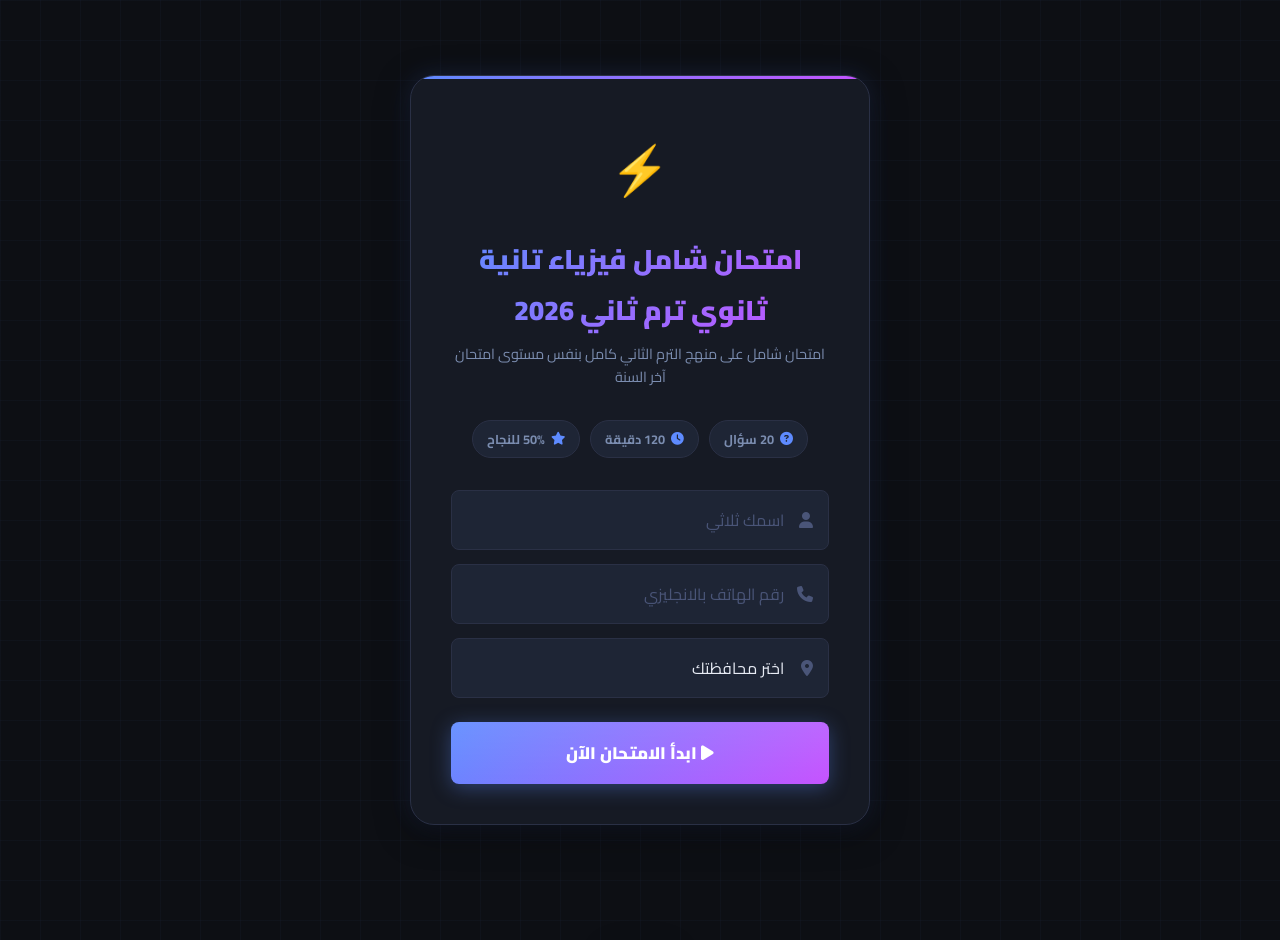
<file: final_exam.html>
<!DOCTYPE html>
<html lang="ar" dir="rtl">

<head>
    <meta charset="UTF-8" />
    <meta name="viewport" content="width=device-width, initial-scale=1.0" />
    <title>امتحان شامل فيزياء تانية ثانوي ترم ثاني 2026 - هكر الفيزياء</title>
    <link rel="icon" href="logo.png" type="image/png" />
    <link rel="preconnect" href="https://fonts.googleapis.com" />
    <link
        href="https://fonts.googleapis.com/css2?family=Cairo:wght@400;600;700;800;900&family=JetBrains+Mono:wght@400;700&display=swap"
        rel="stylesheet" />
    <link rel="stylesheet" href="https://cdnjs.cloudflare.com/ajax/libs/font-awesome/6.4.0/css/all.min.css" />

    <style>
        /* ============================================================
       CSS VARIABLES & RESET
    ============================================================ */
        :root {
            --bg: #0d0f14;
            --surface: #161a24;
            --surface2: #1e2535;
            --border: #2a3045;
            --border-glow: #3d4f7a;
            --accent: #5e8bff;
            --accent2: #c653ff;
            --accent-grad: linear-gradient(135deg, #5e8bff, #c653ff);
            --green: #22c55e;
            --red: #ef4444;
            --yellow: #f59e0b;
            --text: #e8ecf5;
            --text-muted: #7b8db0;
            --text-dim: #4a5578;
            --radius: 14px;
            --radius-sm: 8px;
            --shadow: 0 8px 32px rgba(0, 0, 0, 0.5);
            --shadow-glow: 0 0 24px rgba(94, 139, 255, 0.18);
            --font: 'Cairo', sans-serif;
            --mono: 'JetBrains Mono', monospace;
            --timer-color: #5e8bff;
        }

        *,
        *::before,
        *::after {
            box-sizing: border-box;
            margin: 0;
            padding: 0;
        }

        html {
            scroll-behavior: smooth;
        }

        body {
            font-family: var(--font);
            background: var(--bg);
            color: var(--text);
            min-height: 100vh;
            overflow-x: hidden;
            /* subtle grid texture */
            background-image:
                linear-gradient(rgba(94, 139, 255, 0.03) 1px, transparent 1px),
                linear-gradient(90deg, rgba(94, 139, 255, 0.03) 1px, transparent 1px);
            background-size: 40px 40px;
        }

        a {
            color: inherit;
            text-decoration: none;
        }

        button {
            font-family: var(--font);
            cursor: pointer;
        }

        input {
            font-family: var(--font);
        }

        /* ============================================================
       SCROLLBAR
    ============================================================ */
        ::-webkit-scrollbar {
            width: 6px;
        }

        ::-webkit-scrollbar-track {
            background: var(--bg);
        }

        ::-webkit-scrollbar-thumb {
            background: var(--border-glow);
            border-radius: 99px;
        }

        /* ============================================================
       STICKY HEADER / TIMER BAR
    ============================================================ */
        #exam-header {
            position: sticky;
            top: 0;
            z-index: 100;
            background: rgba(13, 15, 20, 0.92);
            backdrop-filter: blur(16px);
            border-bottom: 1px solid var(--border);
            padding: 14px 24px;
            /* 🔒 مخفي دايمًا بالـ default — CSS بيتحكم مش inline style */
            display: none !important;
            align-items: center;
            justify-content: space-between;
            gap: 16px;
        }

        /* ✅ بيظهر بس لما الامتحان يبدأ فعلاً */
        body.exam-active #exam-header {
            display: flex !important;
        }

        .header-title {
            font-size: 1rem;
            font-weight: 800;
            color: var(--text);
            display: flex;
            align-items: center;
            gap: 10px;
        }

        .header-title span {
            background: var(--accent-grad);
            -webkit-background-clip: text;
            background-clip: text;
            -webkit-text-fill-color: transparent;
        }

        /* Progress bar under header */
        #progress-track {
            position: absolute;
            bottom: 0;
            left: 0;
            height: 3px;
            width: 100%;
            background: var(--border);
        }

        #progress-fill {
            height: 100%;
            background: var(--accent-grad);
            transition: width 0.4s ease;
            width: 0%;
        }

        /* Timer */
        #timer-wrap {
            display: flex;
            align-items: center;
            gap: 10px;
            background: var(--surface2);
            border: 1px solid var(--border);
            border-radius: 50px;
            padding: 8px 18px;
            font-family: var(--mono);
            font-weight: 700;
            font-size: 1.1rem;
            color: var(--timer-color);
            transition: color 0.3s, border-color 0.3s, background 0.3s;
            min-width: 110px;
            justify-content: center;
        }

        #timer-wrap.warn {
            color: var(--yellow);
            border-color: var(--yellow);
            background: rgba(245, 158, 11, 0.08);
        }

        #timer-wrap.danger {
            color: var(--red);
            border-color: var(--red);
            background: rgba(239, 68, 68, 0.1);
            animation: timerPulse 1s infinite;
        }

        @keyframes timerPulse {

            0%,
            100% {
                box-shadow: none;
            }

            50% {
                box-shadow: 0 0 16px rgba(239, 68, 68, 0.4);
            }
        }

        /* Question counter chip */
        #q-counter {
            font-size: 0.85rem;
            color: var(--text-muted);
            background: var(--surface2);
            border: 1px solid var(--border);
            border-radius: 50px;
            padding: 6px 14px;
            font-weight: 700;
            white-space: nowrap;
        }

        /* ============================================================
       MAIN WRAPPER
    ============================================================ */
        #app {
            max-width: 780px;
            margin: 0 auto;
            padding: 40px 20px 80px;
        }

        /* ============================================================
       SCREEN HELPERS
    ============================================================ */
        .screen:not(.active) {
            display: none !important;
        }

        .screen.active {
            animation: fadeUp 0.4s ease both;
        }

        @keyframes fadeUp {
            from {
                opacity: 0;
                transform: translateY(18px);
            }

            to {
                opacity: 1;
                transform: translateY(0);
            }
        }

        /* ============================================================
       SCREEN: REGISTRATION
    ============================================================ */
        #screen-register {
            display: flex;
            flex-direction: column;
            align-items: center;
            justify-content: center;
            min-height: calc(100vh - 80px);
            text-align: center;
            gap: 0;
        }

        .register-card {
            background: var(--surface);
            border: 1px solid var(--border);
            border-radius: 24px;
            padding: 48px 40px 40px;
            max-width: 460px;
            width: 100%;
            box-shadow: var(--shadow), var(--shadow-glow);
            position: relative;
            overflow: hidden;
        }

        .register-card::before {
            content: '';
            position: absolute;
            top: 0;
            left: 0;
            right: 0;
            height: 3px;
            background: var(--accent-grad);
        }

        .register-icon {
            font-size: 3rem;
            margin-bottom: 20px;
            display: block;
            animation: iconFloat 3s ease-in-out infinite;
        }

        @keyframes iconFloat {

            0%,
            100% {
                transform: translateY(0);
            }

            50% {
                transform: translateY(-8px);
            }
        }

        .register-card h1 {
            font-size: 1.7rem;
            font-weight: 900;
            margin-bottom: 6px;
            background: var(--accent-grad);
            -webkit-background-clip: text;
            background-clip: text;
            -webkit-text-fill-color: transparent;
        }

        .register-card .subtitle {
            font-size: 0.9rem;
            color: var(--text-muted);
            margin-bottom: 32px;
            line-height: 1.6;
        }

        .exam-meta-chips {
            display: flex;
            justify-content: center;
            gap: 10px;
            flex-wrap: wrap;
            margin-bottom: 32px;
        }

        .chip {
            background: var(--surface2);
            border: 1px solid var(--border);
            border-radius: 50px;
            padding: 6px 14px;
            font-size: 0.8rem;
            font-weight: 700;
            color: var(--text-muted);
            display: flex;
            align-items: center;
            gap: 6px;
        }

        .chip i {
            color: var(--accent);
        }

        /* Form fields */
        .field-group {
            display: flex;
            flex-direction: column;
            gap: 14px;
            margin-bottom: 24px;
        }

        .field-wrap {
            position: relative;
        }

        .field-wrap i {
            position: absolute;
            right: 16px;
            top: 50%;
            transform: translateY(-50%);
            color: var(--text-dim);
            font-size: 1rem;
            pointer-events: none;
            transition: color 0.2s;
        }

        .field-wrap input {
            width: 100%;
            background: var(--surface2);
            border: 1px solid var(--border);
            border-radius: var(--radius-sm);
            padding: 14px 44px 14px 16px;
            font-size: 1rem;
            color: var(--text);
            outline: none;
            transition: border-color 0.2s, box-shadow 0.2s;
            direction: rtl;
        }

        .field-wrap input::placeholder {
            color: var(--text-dim);
        }

        .field-wrap input:focus {
            border-color: var(--accent);
            box-shadow: 0 0 0 3px rgba(94, 139, 255, 0.15);
        }

        .field-wrap input:focus+i {
            color: var(--accent);
        }

        /* warning message */
        #register-warning {
            color: var(--red);
            font-size: 0.85rem;
            margin-bottom: 16px;
            min-height: 20px;
            font-weight: 700;
            display: none;
        }

        /* ============================================================
       PRIMARY BUTTON
    ============================================================ */
        .btn-primary {
            width: 100%;
            background: var(--accent-grad);
            color: white;
            border: none;
            border-radius: var(--radius-sm);
            padding: 15px;
            font-size: 1.05rem;
            font-weight: 900;
            transition: opacity 0.2s, transform 0.15s, box-shadow 0.2s;
            box-shadow: 0 4px 20px rgba(94, 139, 255, 0.35);
            position: relative;
            overflow: hidden;
        }

        .btn-primary:hover {
            opacity: 0.92;
            transform: translateY(-1px);
            box-shadow: 0 6px 28px rgba(94, 139, 255, 0.45);
        }

        .btn-primary:active {
            transform: translateY(0);
        }

        .btn-primary::after {
            content: '';
            position: absolute;
            inset: 0;
            background: linear-gradient(rgba(255, 255, 255, 0.08), transparent);
        }

        /* ============================================================
       SCREEN: EXAM — TYPE B (STANDARD)
    ============================================================ */
        .question-card {
            background: var(--surface);
            border: 1px solid var(--border);
            border-radius: 20px;
            padding: 36px 32px 28px;
            box-shadow: var(--shadow);
            position: relative;
            overflow: hidden;
        }

        .question-card::before {
            content: '';
            position: absolute;
            top: 0;
            right: 0;
            width: 140px;
            height: 140px;
            background: radial-gradient(circle, rgba(94, 139, 255, 0.07) 0%, transparent 70%);
            pointer-events: none;
        }

        .q-number-badge {
            display: inline-flex;
            align-items: center;
            justify-content: center;
            background: var(--accent-grad);
            color: white;
            font-size: 0.8rem;
            font-weight: 900;
            width: 34px;
            height: 34px;
            border-radius: 50%;
            margin-bottom: 18px;
            font-family: var(--mono);
            flex-shrink: 0;
        }

        .q-header {
            display: flex;
            align-items: flex-start;
            gap: 14px;
            margin-bottom: 24px;
        }

        .q-text {
            font-size: 1.15rem;
            font-weight: 700;
            line-height: 1.75;
            color: var(--text);
            flex: 1;
        }

        .q-image {
            width: 100%;
            max-height: 260px;
            object-fit: contain;
            border-radius: var(--radius-sm);
            border: 1px solid var(--border);
            margin-bottom: 24px;
            background: var(--surface2);
        }

        /* Options */
        .options-grid {
            display: flex;
            flex-direction: column;
            gap: 12px;
        }

        .option-btn {
            display: flex;
            align-items: center;
            gap: 14px;
            background: var(--surface2);
            border: 1.5px solid var(--border);
            border-radius: var(--radius-sm);
            padding: 14px 18px;
            font-size: 1rem;
            font-weight: 600;
            color: var(--text);
            text-align: right;
            transition: border-color 0.2s, background 0.2s, transform 0.15s;
            cursor: pointer;
            width: 100%;
        }

        .option-btn:hover:not(:disabled) {
            border-color: var(--accent);
            background: rgba(94, 139, 255, 0.07);
            transform: translateX(-3px);
        }

        .option-btn .opt-letter {
            min-width: 32px;
            height: 32px;
            border-radius: 50%;
            background: var(--surface);
            border: 1.5px solid var(--border);
            display: flex;
            align-items: center;
            justify-content: center;
            font-family: var(--mono);
            font-size: 0.8rem;
            font-weight: 700;
            color: var(--text-muted);
            transition: 0.2s;
            flex-shrink: 0;
        }

        /* Selected */
        .option-btn.selected {
            border-color: var(--accent);
            background: rgba(94, 139, 255, 0.1);
        }

        .option-btn.selected .opt-letter {
            background: var(--accent);
            border-color: var(--accent);
            color: white;
        }

        /* After submit: correct / wrong */
        .option-btn.correct {
            border-color: var(--green) !important;
            background: rgba(34, 197, 94, 0.1) !important;
        }

        .option-btn.correct .opt-letter {
            background: var(--green) !important;
            border-color: var(--green) !important;
            color: white !important;
        }

        .option-btn.wrong {
            border-color: var(--red) !important;
            background: rgba(239, 68, 68, 0.08) !important;
        }

        .option-btn.wrong .opt-letter {
            background: var(--red) !important;
            border-color: var(--red) !important;
            color: white !important;
        }

        .option-btn img.opt-image {
            max-height: 60px;
            object-fit: contain;
            border-radius: 4px;
        }

        /* Option text (fills remaining space) */
        .opt-text {
            flex: 1;
            line-height: 1.5;
        }

        /* Explanation box */
        .explanation-box {
            margin-top: 20px;
            background: rgba(34, 197, 94, 0.07);
            border: 1px solid rgba(34, 197, 94, 0.3);
            border-radius: var(--radius-sm);
            padding: 14px 16px;
            font-size: 0.9rem;
            color: var(--text-muted);
            line-height: 1.65;
            display: none;
            animation: fadeUp 0.3s ease both;
        }

        .explanation-box .exp-label {
            color: var(--green);
            font-weight: 800;
            display: flex;
            align-items: center;
            gap: 6px;
            margin-bottom: 6px;
        }

        /* Navigation buttons */
        .nav-row {
            display: flex;
            justify-content: space-between;
            align-items: center;
            margin-top: 28px;
            gap: 12px;
        }

        .btn-nav {
            background: var(--surface2);
            border: 1px solid var(--border);
            border-radius: var(--radius-sm);
            padding: 12px 24px;
            font-size: 0.95rem;
            font-weight: 700;
            color: var(--text);
            transition: 0.2s;
            display: flex;
            align-items: center;
            gap: 8px;
        }

        .btn-nav:hover {
            border-color: var(--accent);
            background: rgba(94, 139, 255, 0.07);
        }

        .btn-nav:disabled {
            opacity: 0.3;
            cursor: not-allowed;
        }

        .btn-submit-exam {
            background: var(--accent-grad);
            color: white;
            border: none;
            border-radius: var(--radius-sm);
            padding: 13px 28px;
            font-size: 1rem;
            font-weight: 900;
            display: none;
            align-items: center;
            gap: 8px;
            transition: 0.2s;
            box-shadow: 0 4px 20px rgba(94, 139, 255, 0.3);
        }

        .btn-submit-exam:hover {
            transform: translateY(-1px);
            box-shadow: 0 6px 28px rgba(94, 139, 255, 0.45);
        }

        .btn-submit-exam.visible {
            display: flex;
        }

        /* Question map dots */
        #q-map {
            display: flex;
            flex-wrap: wrap;
            gap: 8px;
            margin-bottom: 28px;
            background: var(--surface);
            border: 1px solid var(--border);
            border-radius: var(--radius);
            padding: 16px;
        }

        .q-dot {
            width: 32px;
            height: 32px;
            border-radius: 6px;
            background: var(--surface2);
            border: 1.5px solid var(--border);
            font-size: 0.75rem;
            font-family: var(--mono);
            font-weight: 700;
            color: var(--text-dim);
            display: flex;
            align-items: center;
            justify-content: center;
            cursor: pointer;
            transition: 0.2s;
        }

        .q-dot:hover {
            border-color: var(--accent);
            color: var(--accent);
        }

        .q-dot.answered {
            background: rgba(94, 139, 255, 0.15);
            border-color: var(--accent);
            color: var(--accent);
        }

        .q-dot.current {
            background: var(--accent);
            border-color: var(--accent);
            color: white;
        }

        /* ============================================================
       SCREEN: EXAM — TYPE A (BUBBLE SHEET)
    ============================================================ */
        .exam-images-section {
            margin-bottom: 32px;
        }

        .exam-images-section h3 {
            font-size: 1rem;
            font-weight: 800;
            color: var(--text-muted);
            margin-bottom: 16px;
            display: flex;
            align-items: center;
            gap: 8px;
        }

        .exam-images-grid {
            display: flex;
            flex-direction: column;
            gap: 12px;
        }

        .exam-img {
            width: 100%;
            border-radius: var(--radius);
            border: 1px solid var(--border);
            display: block;
            cursor: zoom-in;
            transition: transform 0.2s;
        }

        .exam-img:hover {
            transform: scale(1.01);
        }

        /* Bubble Sheet */
        .bubble-sheet {
            background: var(--surface);
            border: 1px solid var(--border);
            border-radius: 20px;
            padding: 28px 24px;
            box-shadow: var(--shadow);
        }

        .bubble-sheet h3 {
            font-size: 1.1rem;
            font-weight: 900;
            margin-bottom: 20px;
            color: var(--text);
            display: flex;
            align-items: center;
            gap: 10px;
        }

        .bubble-row {
            display: flex;
            align-items: center;
            gap: 12px;
            padding: 10px 0;
            border-bottom: 1px solid var(--border);
            direction: rtl;
        }

        .bubble-row:last-child {
            border-bottom: none;
        }

        .bubble-q-num {
            font-family: var(--mono);
            font-size: 0.85rem;
            font-weight: 700;
            color: var(--text-muted);
            min-width: 32px;
            text-align: center;
        }

        .bubble-options {
            display: flex;
            gap: 10px;
        }

        .bubble-circle {
            width: 38px;
            height: 38px;
            border-radius: 50%;
            background: var(--surface2);
            border: 2px solid var(--border);
            display: flex;
            align-items: center;
            justify-content: center;
            font-size: 0.85rem;
            font-weight: 800;
            color: var(--text-muted);
            cursor: pointer;
            transition: 0.2s;
            flex-shrink: 0;
        }

        .bubble-circle:hover {
            border-color: var(--accent);
            color: var(--accent);
        }

        .bubble-circle.filled {
            background: var(--accent);
            border-color: var(--accent);
            color: white;
        }

        .bubble-circle.correct {
            background: var(--green) !important;
            border-color: var(--green) !important;
            color: white !important;
        }

        .bubble-circle.wrong {
            background: var(--red) !important;
            border-color: var(--red) !important;
            color: white !important;
        }

        .bubble-submit-row {
            margin-top: 28px;
            text-align: center;
        }

        /* ============================================================
       SCREEN: SUBMITTING (LOADING)
    ============================================================ */
        #screen-submitting {
            display: flex;
            flex-direction: column;
            align-items: center;
            justify-content: center;
            min-height: calc(100vh - 80px);
            text-align: center;
            gap: 20px;
        }

        .spinner {
            width: 56px;
            height: 56px;
            border: 4px solid var(--border);
            border-top-color: var(--accent);
            border-radius: 50%;
            animation: spin 0.8s linear infinite;
        }

        @keyframes spin {
            to {
                transform: rotate(360deg);
            }
        }

        #screen-submitting p {
            color: var(--text-muted);
            font-size: 1rem;
            font-weight: 600;
        }

        /* ============================================================
       SCREEN: RESULTS
    ============================================================ */
        #screen-results {
            display: flex;
            flex-direction: column;
            align-items: center;
            text-align: center;
        }

        .result-card {
            background: var(--surface);
            border: 1px solid var(--border);
            border-radius: 24px;
            padding: 48px 36px 36px;
            max-width: 500px;
            width: 100%;
            box-shadow: var(--shadow), var(--shadow-glow);
            position: relative;
            overflow: hidden;
            margin-bottom: 32px;
        }

        .result-card::before {
            content: '';
            position: absolute;
            top: 0;
            left: 0;
            right: 0;
            height: 3px;
            background: var(--accent-grad);
        }

        .result-emoji {
            font-size: 4rem;
            display: block;
            margin-bottom: 16px;
            animation: iconFloat 3s ease-in-out infinite;
        }

        .result-score-ring {
            position: relative;
            width: 140px;
            height: 140px;
            margin: 0 auto 20px;
        }

        .result-score-ring svg {
            width: 140px;
            height: 140px;
            transform: rotate(-90deg);
        }

        .score-bg-circle {
            fill: none;
            stroke: var(--surface2);
            stroke-width: 10;
        }

        .score-fill-circle {
            fill: none;
            stroke-width: 10;
            stroke-linecap: round;
            stroke-dasharray: 345;
            stroke-dashoffset: 345;
            transition: stroke-dashoffset 1.2s cubic-bezier(0.34, 1.56, 0.64, 1);
        }

        .score-text-wrap {
            position: absolute;
            inset: 0;
            display: flex;
            flex-direction: column;
            align-items: center;
            justify-content: center;
        }

        .score-percent {
            font-family: var(--mono);
            font-size: 1.8rem;
            font-weight: 700;
            color: var(--text);
            line-height: 1;
        }

        .score-label {
            font-size: 0.75rem;
            color: var(--text-muted);
            font-weight: 700;
            margin-top: 4px;
        }

        .result-name {
            font-size: 1.3rem;
            font-weight: 900;
            margin-bottom: 6px;
            background: var(--accent-grad);
            -webkit-background-clip: text;
            background-clip: text;
            -webkit-text-fill-color: transparent;
        }

        .result-detail {
            font-size: 0.9rem;
            color: var(--text-muted);
            margin-bottom: 24px;
            line-height: 1.7;
        }

        .result-stats {
            display: grid;
            grid-template-columns: repeat(3, 1fr);
            gap: 12px;
            margin-bottom: 24px;
        }

        .stat-box {
            background: var(--surface2);
            border: 1px solid var(--border);
            border-radius: var(--radius-sm);
            padding: 14px 10px;
        }

        .stat-box .stat-val {
            font-family: var(--mono);
            font-size: 1.4rem;
            font-weight: 700;
            margin-bottom: 4px;
        }

        .stat-box .stat-key {
            font-size: 0.75rem;
            color: var(--text-muted);
            font-weight: 700;
        }

        .stat-box.correct .stat-val {
            color: var(--green);
        }

        .stat-box.wrong .stat-val {
            color: var(--red);
        }

        .stat-box.score .stat-val {
            color: var(--accent);
        }

        .pass-badge {
            display: inline-flex;
            align-items: center;
            gap: 6px;
            padding: 8px 18px;
            border-radius: 50px;
            font-size: 0.9rem;
            font-weight: 800;
            margin-bottom: 20px;
        }

        .pass-badge.passed {
            background: rgba(34, 197, 94, 0.12);
            border: 1px solid var(--green);
            color: var(--green);
        }

        .pass-badge.failed {
            background: rgba(239, 68, 68, 0.1);
            border: 1px solid var(--red);
            color: var(--red);
        }

        /* Review answers section */
        #review-section {
            width: 100%;
            max-width: 780px;
        }

        #review-section h2 {
            font-size: 1.2rem;
            font-weight: 900;
            margin-bottom: 20px;
            color: var(--text);
            display: flex;
            align-items: center;
            gap: 10px;
        }

        /* ============================================================
       SCREEN: WAITING (showModelAnswer = false, submitted)
    ============================================================ */
        #screen-waiting {
            display: flex;
            flex-direction: column;
            align-items: center;
            justify-content: center;
            min-height: calc(100vh - 80px);
            text-align: center;
            padding: 40px 20px;
        }

        .waiting-card {
            background: var(--surface);
            border: 1px solid var(--border-glow);
            border-radius: 24px;
            padding: 48px 36px;
            max-width: 460px;
            width: 100%;
            box-shadow: var(--shadow), var(--shadow-glow);
            position: relative;
            overflow: hidden;
        }

        .waiting-card::before {
            content: '';
            position: absolute;
            top: 0;
            left: 0;
            right: 0;
            height: 3px;
            background: linear-gradient(135deg, #f59e0b, #c653ff);
        }

        .waiting-icon {
            font-size: 3.2rem;
            margin-bottom: 18px;
            display: block;
            animation: iconFloat 3s ease-in-out infinite;
        }

        .waiting-card h2 {
            font-size: 1.4rem;
            font-weight: 900;
            margin-bottom: 12px;
            color: var(--text);
        }

        .waiting-card .waiting-msg {
            font-size: 1rem;
            color: var(--text-muted);
            line-height: 1.75;
            margin-bottom: 28px;
        }

        .waiting-submitted-badge {
            display: inline-flex;
            align-items: center;
            gap: 8px;
            background: rgba(34, 197, 94, 0.1);
            border: 1px solid var(--green);
            color: var(--green);
            border-radius: 50px;
            padding: 8px 20px;
            font-size: 0.9rem;
            font-weight: 800;
            margin-bottom: 24px;
        }

        .waiting-name-display {
            font-size: 1.1rem;
            font-weight: 800;
            background: var(--accent-grad);
            -webkit-background-clip: text;
            background-clip: text;
            -webkit-text-fill-color: transparent;
            margin-bottom: 6px;
        }

        /* ============================================================
       SCREEN: LOCKED (Already submitted)
    ============================================================ */
        #screen-locked {
            display: flex;
            flex-direction: column;
            align-items: center;
            justify-content: center;
            min-height: calc(100vh - 80px);
            text-align: center;
            padding: 40px 20px;
        }

        .locked-card {
            background: var(--surface);
            border: 1px solid var(--border);
            border-radius: 24px;
            padding: 48px 36px;
            max-width: 420px;
            width: 100%;
            box-shadow: var(--shadow);
        }

        .locked-card .lock-icon {
            font-size: 3rem;
            margin-bottom: 16px;
            color: var(--yellow);
            display: block;
        }

        .locked-card h2 {
            font-size: 1.4rem;
            font-weight: 900;
            margin-bottom: 10px;
        }

        .locked-card p {
            color: var(--text-muted);
            line-height: 1.7;
            margin-bottom: 24px;
        }

        .prev-score-display {
            background: var(--surface2);
            border: 1px solid var(--border);
            border-radius: var(--radius-sm);
            padding: 20px;
            margin-bottom: 20px;
        }

        .prev-score-display .big-score {
            font-family: var(--mono);
            font-size: 2.5rem;
            font-weight: 700;
            color: var(--accent);
        }

        .prev-score-display .score-sub {
            font-size: 0.85rem;
            color: var(--text-muted);
            margin-top: 4px;
        }

        /* ============================================================
       NETWORK ERROR TOAST
    ============================================================ */
        #toast {
            position: fixed;
            bottom: 24px;
            left: 50%;
            transform: translateX(-50%) translateY(100px);
            background: #1e2535;
            border: 1px solid var(--border);
            border-radius: 50px;
            padding: 12px 24px;
            font-size: 0.9rem;
            font-weight: 700;
            color: var(--text);
            z-index: 9999;
            transition: transform 0.3s ease;
            white-space: nowrap;
            box-shadow: var(--shadow);
            display: flex;
            align-items: center;
            gap: 8px;
        }

        #toast.show {
            transform: translateX(-50%) translateY(0);
        }

        #toast.error {
            border-color: var(--red);
            color: var(--red);
        }

        #toast.success {
            border-color: var(--green);
            color: var(--green);
        }

        /* ============================================================
       UNANSWERED WARNING MODAL
    ============================================================ */
        #modal-overlay {
            position: fixed;
            inset: 0;
            background: rgba(0, 0, 0, 0.7);
            z-index: 1000;
            display: none;
            align-items: center;
            justify-content: center;
            padding: 20px;
            backdrop-filter: blur(4px);
        }

        #modal-overlay.open {
            display: flex;
        }

        .modal-card {
            background: var(--surface);
            border: 1px solid var(--border);
            border-radius: 20px;
            padding: 36px 28px 28px;
            max-width: 400px;
            width: 100%;
            text-align: center;
            box-shadow: var(--shadow);
            animation: fadeUp 0.3s ease;
        }

        .modal-card h3 {
            font-size: 1.2rem;
            font-weight: 900;
            margin-bottom: 10px;
            color: var(--yellow);
        }

        .modal-card p {
            color: var(--text-muted);
            font-size: 0.95rem;
            line-height: 1.6;
            margin-bottom: 24px;
        }

        .modal-btns {
            display: flex;
            gap: 12px;
            justify-content: center;
        }

        .btn-modal-cancel {
            background: var(--surface2);
            border: 1px solid var(--border);
            border-radius: var(--radius-sm);
            padding: 11px 22px;
            font-size: 0.95rem;
            font-weight: 700;
            color: var(--text);
            transition: 0.2s;
        }

        .btn-modal-cancel:hover {
            border-color: var(--accent);
        }

        .btn-modal-confirm {
            background: linear-gradient(135deg, var(--red), #c026d3);
            color: white;
            border: none;
            border-radius: var(--radius-sm);
            padding: 11px 22px;
            font-size: 0.95rem;
            font-weight: 900;
            transition: 0.2s;
            box-shadow: 0 4px 16px rgba(239, 68, 68, 0.3);
        }

        .btn-modal-confirm:hover {
            transform: translateY(-1px);
        }

        /* ============================================================
       RESPONSIVE
    ============================================================ */
        @media (max-width: 600px) {
            #app {
                padding: 20px 14px 60px;
            }

            .question-card {
                padding: 24px 18px 20px;
            }

            .register-card {
                padding: 32px 22px 28px;
            }

            .q-text {
                font-size: 1.05rem;
            }

            .result-stats {
                grid-template-columns: repeat(3, 1fr);
            }

            .bubble-circle {
                width: 34px;
                height: 34px;
                font-size: 0.8rem;
            }

            .bubble-options {
                gap: 7px;
            }

            #exam-header {
                padding: 12px 14px;
            }

            #q-counter {
                display: none;
            }
        }

        @media (max-width: 400px) {
            .result-stats {
                grid-template-columns: repeat(2, 1fr);
            }

            .bubble-options {
                gap: 5px;
            }

            .bubble-circle {
                width: 30px;
                height: 30px;
            }
        }

        /* ============================================================
        unanswered (missed) option style - for review mode
  ============================================================ */
        .option-btn.missed {
            border-color: var(--yellow) !important;
            background: rgba(245, 158, 11, 0.1) !important;
        }

        .option-btn.missed .opt-letter {
            background: var(--yellow) !important;
            border-color: var(--yellow) !important;
            color: #000 !important;
        }

        /* ستايل التفسير المخفي (Accordion) */
        .explanation-box {
            margin-top: 20px;
            background: rgba(0, 0, 0, 0.2);
            border: 1px solid var(--border);
            border-radius: var(--radius-sm);
            overflow: hidden;
            transition: 0.3s;
        }

        .exp-header {
            padding: 14px 16px;
            color: var(--green);
            font-weight: 800;
            cursor: pointer;
            display: flex;
            align-items: center;
            gap: 8px;
            user-select: none;
            transition: background 0.2s;
        }

        .exp-header:hover {
            background: rgba(34, 197, 94, 0.05);
        }

        .exp-content {
            padding: 0 16px;
            max-height: 0;
            opacity: 0;
            color: var(--text-muted);
            line-height: 1.65;
            transition: all 0.3s ease-in-out;
        }

        /* لما الطالب يدوس على التفسير الكلاس open بيضاف */
        .explanation-box.open .exp-content {
            max-height: 500px;
            opacity: 1;
            padding: 0 16px 16px 16px;
        }

        .explanation-box.open .exp-header i.fa-chevron-down {
            transform: rotate(180deg);
        }
    </style>
</head>

<body>

    <!-- ════════════════════════════════════════
       STICKY HEADER (Timer + Progress)
  ════════════════════════════════════════ -->
    <div id="exam-header">
        <div class="header-title">
            <i class="fa-solid fa-atom"
                style="background: var(--accent-grad); -webkit-background-clip: text; background-clip: text; -webkit-text-fill-color: transparent;"></i>
            <span id="header-exam-title">الامتحان</span>
        </div>
        <div id="q-counter">السؤال <span id="q-current">1</span> / <span id="q-total">10</span></div>
        <div id="timer-wrap">
            <i class="fa-solid fa-clock"></i>
            <span id="timer-display">15:00</span>
        </div>
        <div id="progress-track">
            <div id="progress-fill"></div>
        </div>
    </div>

    <div id="app">

        <!-- ════════════════════════════════════
         SCREEN 1: REGISTRATION
    ════════════════════════════════════ -->
        <div id="screen-register" class="screen active">
            <div class="register-card">
                <span class="register-icon">⚡</span>
                <h1 id="reg-title">اختبار مارس </h1>
                <p class="subtitle" id="reg-subtitle">الفصل الأول والثاني ودرس انعكاس وانكسار الضوء</p>

                <div class="exam-meta-chips">
                    <div class="chip"><i class="fa-solid fa-circle-question"></i> <span id="chip-qcount">10 أسئلة</span>
                    </div>
                    <div class="chip"><i class="fa-solid fa-clock"></i> <span id="chip-time">15 دقيقة</span></div>
                    <div class="chip"><i class="fa-solid fa-star"></i> <span id="chip-pass">50% للنجاح</span></div>
                </div>

                <div class="field-group">
                    <div class="field-wrap">
                        <input type="text" id="input-name" placeholder="اسمك ثلاثي" autocomplete="name" />
                        <i class="fa-solid fa-user"></i>
                    </div>
                    <div class="field-wrap">
                        <input type="tel" id="input-phone" placeholder="رقم الهاتف بالانجليزي" autocomplete="tel"
                            inputmode="numeric" />
                        <i class="fa-solid fa-phone"></i>
                    </div>
                    <div class="field-wrap">
                        <select id="input-gov" style="width:100%;background:var(--surface2);border:1px solid var(--border);border-radius:var(--radius-sm);padding:14px 44px 14px 16px;font-size:1rem;color:var(--text);outline:none;transition:border-color 0.2s,box-shadow 0.2s;direction:rtl;font-family:var(--font);appearance:none;-webkit-appearance:none;cursor:pointer;">
                            <option value="" disabled selected style="color:var(--text-dim);">اختر محافظتك</option>
                            <option value="القاهرة">القاهرة</option>
                            <option value="الجيزة">الجيزة</option>
                            <option value="الإسكندرية">الإسكندرية</option>
                            <option value="الدقهلية">الدقهلية</option>
                            <option value="البحيرة">البحيرة</option>
                            <option value="الشرقية">الشرقية</option>
                            <option value="القليوبية">القليوبية</option>
                            <option value="المنوفية">المنوفية</option>
                            <option value="الغربية">الغربية</option>
                            <option value="كفر الشيخ">كفر الشيخ</option>
                            <option value="دمياط">دمياط</option>
                            <option value="بورسعيد">بورسعيد</option>
                            <option value="الإسماعيلية">الإسماعيلية</option>
                            <option value="السويس">السويس</option>
                            <option value="شمال سيناء">شمال سيناء</option>
                            <option value="جنوب سيناء">جنوب سيناء</option>
                            <option value="المنيا">المنيا</option>
                            <option value="أسيوط">أسيوط</option>
                            <option value="سوهاج">سوهاج</option>
                            <option value="قنا">قنا</option>
                            <option value="الأقصر">الأقصر</option>
                            <option value="أسوان">أسوان</option>
                            <option value="البحر الأحمر">البحر الأحمر</option>
                            <option value="الوادي الجديد">الوادي الجديد</option>
                            <option value="مطروح">مطروح</option>
                            <option value="الفيوم">الفيوم</option>
                            <option value="بني سويف">بني سويف</option>
                        </select>
                        <i class="fa-solid fa-location-dot" style="pointer-events:none;position:absolute;right:16px;top:50%;transform:translateY(-50%);color:var(--text-dim);"></i>
                    </div>
                </div>

                <div id="register-warning"></div>

                <button class="btn-primary" onclick="startExam()">
                    <i class="fa-solid fa-play"></i> ابدأ الامتحان الآن
                </button>
            </div>
        </div>

        <!-- ════════════════════════════════════
         SCREEN 2A: STANDARD EXAM (Type B)
    ════════════════════════════════════ -->
        <div id="screen-standard" class="screen">
            <!-- Question map -->
            <div id="q-map"></div>

            <!-- Question card (dynamically rendered) -->
            <div id="question-render"></div>

            <!-- Navigation -->
            <div class="nav-row">
                <button class="btn-nav" id="btn-prev" onclick="navigateQ(-1)" disabled>
                    <i class="fa-solid fa-arrow-right"></i> السابق
                </button>
                <button class="btn-submit-exam" id="btn-submit-standard" onclick="requestSubmit()">
                    <i class="fa-solid fa-paper-plane"></i> تسليم الامتحان
                </button>
                <button class="btn-nav" id="btn-next" onclick="navigateQ(1)">
                    التالي <i class="fa-solid fa-arrow-left"></i>
                </button>
            </div>
        </div>

        <!-- ════════════════════════════════════
         SCREEN 2B: BUBBLE SHEET (Type A)
    ════════════════════════════════════ -->
        <div id="screen-bubble" class="screen">
            <div class="exam-images-section">
                <h3><i class="fa-solid fa-image"></i> ورقة الامتحان</h3>
                <div class="exam-images-grid" id="bubble-images"></div>
            </div>

            <div class="bubble-sheet">
                <h3><i class="fa-solid fa-table-cells"></i> ورقة الإجابات</h3>
                <div id="bubble-rows"></div>
                <div class="bubble-submit-row">
                    <button class="btn-primary" style="max-width:280px;margin:0 auto;" onclick="requestSubmit()">
                        <i class="fa-solid fa-paper-plane"></i> تسليم الامتحان
                    </button>
                </div>
            </div>
        </div>

        <!-- ════════════════════════════════════
         SCREEN 3: SUBMITTING
    ════════════════════════════════════ -->
        <div id="screen-submitting" class="screen">
            <div class="spinner"></div>
            <p>جاري تسليم الامتحان وحفظ نتيجتك…</p>
        </div>

        <!-- ════════════════════════════════════
         SCREEN 4: RESULTS
    ════════════════════════════════════ -->
        <div id="screen-results" class="screen">
            <div class="result-card">
                <span class="result-emoji" id="result-emoji">🎉</span>

                <div class="result-score-ring">
                    <svg viewBox="0 0 120 120">
                        <circle class="score-bg-circle" cx="60" cy="60" r="55" />
                        <circle class="score-fill-circle" id="score-arc" cx="60" cy="60" r="55" />
                    </svg>
                    <div class="score-text-wrap">
                        <div class="score-percent" id="score-percent-txt">0%</div>
                        <div class="score-label">نتيجتك</div>
                    </div>
                </div>

                <div class="result-name" id="result-name-display"></div>

                <div id="pass-badge-wrap"></div>

                <div class="result-stats">
                    <div class="stat-box correct">
                        <div class="stat-val" id="stat-correct">0</div>
                        <div class="stat-key">صح ✅</div>
                    </div>
                    <div class="stat-box wrong">
                        <div class="stat-val" id="stat-wrong">0</div>
                        <div class="stat-key">غلط ❌</div>
                    </div>
                    <div class="stat-box score">
                        <div class="stat-val" id="stat-score">0</div>
                        <div class="stat-key">/ <span id="stat-total">0</span></div>
                    </div>
                </div>

                <p class="result-detail" id="result-message"></p>
            </div>

            <!-- Review section (standard mode only) -->
            <div id="review-section">
                <h2><i class="fa-solid fa-magnifying-glass"></i> مراجعة الإجابات</h2>
                <div id="review-render"></div>
            </div>
        </div>

        <!-- ════════════════════════════════════
         SCREEN 4B: WAITING (showModelAnswer=false)
    ════════════════════════════════════ -->
        <div id="screen-waiting" class="screen">
            <div class="waiting-card">
                <span class="waiting-icon">⏳</span>
                <div class="waiting-submitted-badge">
                    <i class="fa-solid fa-circle-check"></i>
                    تم استلام إجاباتك بنجاح
                </div>
                <div class="waiting-name-display" id="waiting-name"></div>
                <h2>النتيجة غير متاحة الآن</h2>
                <p class="waiting-msg">
                    يرجى العودة بعد انتهاء وقت الامتحان لجميع الطلاب<br>
                    لمشاهدة نتيجتك والإجابات الصحيحة.
                </p>
                <a href="index.html">
                    <button class="btn-primary" style="max-width:260px;margin:0 auto;">
                        <i class="fa-solid fa-arrow-right"></i> العودة للمنصة
                    </button>
                </a>
            </div>
        </div>

        <!-- ════════════════════════════════════
         SCREEN 5: LOCKED
    ════════════════════════════════════ -->
        <div id="screen-locked" class="screen">
            <div class="locked-card">
                <span class="lock-icon"><i class="fa-solid fa-lock"></i></span>
                <h2>لقد سبق وأديت هذا الامتحان</h2>
                <p>يمكنك أداء الامتحان مرة واحدة فقط .</p>

                <div class="prev-score-display">
                    <div class="big-score" id="locked-score">—</div>
                    <div class="score-sub" id="locked-detail">—</div>
                </div>

                <a href="index.html">
                    <button class="btn-primary" style="max-width:260px;margin:0 auto;">
                        <i class="fa-solid fa-arrow-right"></i> العودة للمنصة
                    </button>
                </a>
            </div>
        </div>

    </div><!-- /#app -->

    <!-- ════════════════════════════════════
       UNANSWERED QUESTIONS MODAL
  ════════════════════════════════════ -->
    <div id="modal-overlay">
        <div class="modal-card">
            <h3><i class="fa-solid fa-triangle-exclamation"></i> أسئلة بدون إجابة!</h3>
            <p id="modal-message">لديك أسئلة لم تجب عليها. هل أنت متأكد من التسليم؟</p>
            <div class="modal-btns">
                <button class="btn-modal-cancel" onclick="closeModal()">رجوع</button>
                <button class="btn-modal-confirm" onclick="confirmSubmit()">تسليم الآن</button>
            </div>
        </div>
    </div>

    <!-- ════════════════════════════════════
       TOAST
  ════════════════════════════════════ -->
    <div id="toast"></div>


    <!-- ════════════════════════════════════
       LOAD EXAM CONFIG
  ════════════════════════════════════ -->
    <script src="final_exam-config.js"></script>

    <!-- ════════════════════════════════════
       EXAM ENGINE
  ════════════════════════════════════ -->
    <script>
        /* ============================================================
           EXAM ENGINE — هكر الفيزياء (النسخة الآمنة 🔒)
           التغييرات عن النسخة القديمة:
           ✅ حذف calculateScore() — التصحيح على السيرفر فقط
           ✅ confirmSubmit() يبعت الإجابات ويستنى الرد
           ✅ sendToServer() تستقبل النتيجة كاملة من Code.gs
           ✅ renderReview() تشتغل مع details الجاية من السيرفر
           ✅ زر retry لو الـ network فشل
        ============================================================ */

        // ─── State ───────────────────────────────────────────────────
        const State = {
            name: '',
            phone: '',
            governorate: '',    // 🗺️ محافظة الطالب
            studentId: '',      // 🔑 ID ثابت للجهاز — نفس الـ ID على كل browsers
            tabSwitchCount: 0,  // ⚠️ عدد مرات الخروج من صفحة الامتحان
            currentQ: 0,
            answers: {},
            timerInterval: null,
            secondsLeft: 0,
            submitted: false,
            questions: [],
        };

        // ═══════════════════════════════════════════════════════════
        //  generateDeviceId — بصمة الجهاز بدون localStorage
        //
        //  خصائص Hardware ثابتة مهما غيرت الـ browser:
        //  screen resolution, color depth, CPU cores, device memory,
        //  timezone, language, platform
        //  → SHA-256 → DEV-XXXXXXXXXXXXXXXX (نفس الجهاز = نفس الЭ ID على Chrome وFirefox وSafari)
        // ══════════════════════════════════════════════════════════
        async function generateDeviceId() {
            const props = [
                screen.width + 'x' + screen.height,
                screen.colorDepth,
                navigator.hardwareConcurrency || 0,
                navigator.deviceMemory || 0,
                Intl.DateTimeFormat().resolvedOptions().timeZone,
                navigator.language,
                navigator.platform || '',
            ].join('|');

            try {
                const buf = await crypto.subtle.digest('SHA-256', new TextEncoder().encode(props));
                const hex = Array.from(new Uint8Array(buf)).map(b => b.toString(16).padStart(2, '0')).join('');
                return 'DEV-' + hex.substring(0, 16).toUpperCase();
            } catch (e) {
                // fallback لو ممش على HTTPS
                let h = 0;
                for (let i = 0; i < props.length; i++) h = Math.imul(31, h) + props.charCodeAt(i) | 0;
                return 'DEV-' + Math.abs(h).toString(16).toUpperCase().padStart(8, '0');
            }
        }

        // ─── Helpers ─────────────────────────────────────────────────
        const $ = id => document.getElementById(id);
        const LETTERS = ['أ', 'ب', 'ج', 'د', 'هـ', 'و'];
        const AB_LETTERS = ['A', 'B', 'C', 'D', 'E', 'F'];

        function showScreen(id) {
            document.querySelectorAll('.screen').forEach(s => s.classList.remove('active'));
            $(id).classList.add('active');
        }

        function showToast(msg, type = '', duration = 3500) {
            const t = $('toast');
            t.textContent = '';
            t.className = 'show ' + type;
            const ico = document.createElement('i');
            ico.className = type === 'error' ? 'fa-solid fa-circle-xmark' : 'fa-solid fa-circle-check';
            t.appendChild(ico);
            t.appendChild(document.createTextNode(' ' + msg));
            clearTimeout(t._tid);
            t._tid = setTimeout(() => t.classList.remove('show'), duration);
        }

        function getStorageKey() {
            return 'exam_done__' + EXAM_CONFIG.id;
        }

        // ─── Boot ─────────────────────────────────────────────────────
        window.addEventListener('DOMContentLoaded', async () => {
            // ✅ تأكد إن exam-config.js اتحمل صح
            if (typeof EXAM_CONFIG === 'undefined') {
                document.body.innerHTML =
                    '<div style="color:#ef4444;text-align:center;padding:60px 20px;font-family:Cairo,sans-serif;">' +
                    '<h2>⚠️ خطأ في تحميل إعدادات الامتحان</h2>' +
                    '<p>تأكد إن ملف exam-config.js موجود في نفس المجلد.</p></div>';
                return;
            }

            // 🔑 توليد بصمة الجهاز فور تحميل الصفحة (مش مخزنة في أي مكان)
            State.studentId = await generateDeviceId();
            initAntiCheat();  // ⚠️ تفعيل رادار الخروج
const stored = localStorage.getItem(getStorageKey());
            if (stored) {
                try {
                    const data = JSON.parse(stored);
                    
                    // ── نتيجة كاملة موجودة (جاية من السيرفر) ─────────────────────────────────
                    if (data.submitted) {
                        if (EXAM_CONFIG.showModelAnswer) {
                            // ✅ showModelAnswer أصبح true — نعرض النتائج الكاملة مباشرة بدون أي تعديل محلي
                            // السيرفر صحح وبعت النتيجة مظبوطة، اعرضها زي ما هي
                            showResults(data.fullResult);
                        } else {
                            // 🔒 showModelAnswer لا يزال false — شاشة الانتظار
                            $('waiting-name').textContent = data.name || '';
                            document.body.classList.remove('exam-active');
                            showScreen('screen-waiting');
                        }
                        return;
                    }

                    // ── بيانات قديمة (نسخة سابقة من النظام بدون fullResult) ──
                    $('locked-score').textContent = (data.percent ?? '—') + '%';
                    $('locked-detail').textContent =
                        (data.name || '') + ' | ' +
                        (data.correct ?? '—') + ' صح من ' + (data.total ?? '—') + ' سؤال';
                } catch (e) { /* بيانات تالفة */ }
                document.body.classList.remove('exam-active');
                showScreen('screen-locked');
                return;
            }
            
            $('reg-title').textContent = EXAM_CONFIG.title;
            $('reg-subtitle').textContent = EXAM_CONFIG.subtitle;
            $('header-exam-title').textContent = EXAM_CONFIG.title;

            const qCount = EXAM_CONFIG.mode === 'bubble'
                ? EXAM_CONFIG.bubble.totalQuestions
                : EXAM_CONFIG.questions.length;

            $('chip-qcount').textContent = qCount + ' سؤال';
            $('chip-time').textContent = EXAM_CONFIG.duration + ' دقيقة';
            $('chip-pass').textContent = EXAM_CONFIG.passMark + '% للنجاح';

            showScreen('screen-register');
        });

        // ─── Registration ─────────────────────────────────────────────
        function startExam() {
            // ✅ حماية: تأكد إن EXAM_CONFIG اتحمل صح
            if (typeof EXAM_CONFIG === 'undefined') {
                alert('خطأ: ملف إعدادات الامتحان لم يُحمَّل. تأكد من وجود exam-config.js.');
                return;
            }

            const name = $('input-name').value.trim();
            const phone = $('input-phone').value.trim();
            const gov = $('input-gov').value;
            const warn = $('register-warning');

            warn.style.display = 'none';

            if (!name || name.length < 3) {
                warn.textContent = '⚠️ من فضلك أدخل اسمك الكامل (3 حروف على الأقل)';
                warn.style.display = 'block';
                return;
            }
            if (!phone || !/^[0-9+\s]{7,15}$/.test(phone)) {
                warn.textContent = '⚠️ من فضلك أدخل رقم هاتف صحيح';
                warn.style.display = 'block';
                return;
            }
            if (!gov) {
                warn.textContent = '⚠️ من فضلك اختر محافظتك';
                warn.style.display = 'block';
                return;
            }

            State.name = name;
            State.phone = phone;
            State.governorate = gov;

            // ✅ إظهار الهيدر بالـ class مش بـ inline style
            document.body.classList.add('exam-active');
            startTimer();

            if (EXAM_CONFIG.mode === 'bubble') {
                launchBubble();
            } else {
                launchStandard();
            }
        }

        // ─── Timer ────────────────────────────────────────────────────
        function startTimer() {
            State.secondsLeft = EXAM_CONFIG.duration * 60;
            renderTimer();

            State.timerInterval = setInterval(() => {
                State.secondsLeft--;
                renderTimer();

                const tw = $('timer-wrap');
                const ratio = State.secondsLeft / (EXAM_CONFIG.duration * 60);
                tw.classList.toggle('warn', ratio <= 0.33 && ratio > 0.15);
                tw.classList.toggle('danger', ratio <= 0.15);

                if (State.secondsLeft <= 0) {
                    clearInterval(State.timerInterval);
                    showToast('انتهى الوقت! جاري التسليم التلقائي…', 'error', 4000);
                    setTimeout(confirmSubmit, 1500);
                }
            }, 1000);
        }

        function renderTimer() {
            const m = String(Math.floor(State.secondsLeft / 60)).padStart(2, '0');
            const s = String(State.secondsLeft % 60).padStart(2, '0');
            $('timer-display').textContent = m + ':' + s;
        }

        // ═══════════════════════════════════════════════════════════
        //  TYPE B — STANDARD MODE
        // ═══════════════════════════════════════════════════════════
        function launchStandard() {
            State.questions = JSON.parse(JSON.stringify(EXAM_CONFIG.questions));
            $('q-total').textContent = State.questions.length;
            buildQMap();
            renderQuestion(0);
            showScreen('screen-standard');
            updateProgress();
        }

        function buildQMap() {
            const map = $('q-map');
            map.innerHTML = '';
            State.questions.forEach((_, i) => {
                const dot = document.createElement('div');
                dot.className = 'q-dot' + (i === 0 ? ' current' : '');
                dot.id = 'dot-' + i;
                dot.textContent = i + 1;
                dot.onclick = () => navigateToQ(i);
                map.appendChild(dot);
            });
        }

        function renderQuestion(index) {
            State.currentQ = index;
            const q = State.questions[index];
            const total = State.questions.length;

            $('q-current').textContent = index + 1;
            updateProgress();

            document.querySelectorAll('.q-dot').forEach((d, i) => {
                d.classList.toggle('current', i === index);
                d.classList.toggle('answered', i !== index && State.answers[i] !== undefined);
            });

            $('btn-prev').disabled = index === 0;
            $('btn-next').style.display = index === total - 1 ? 'none' : 'flex';
            const submitBtn = $('btn-submit-standard');
            index === total - 1
                ? submitBtn.classList.add('visible')
                : submitBtn.classList.remove('visible');

            const answered = State.answers[index];
            let html = '<div class="question-card">';
            html += '<div class="q-header">';
            html += '<div class="q-number-badge">' + (index + 1) + '</div>';
            html += '<div class="q-text">' + escapeHtml(q.text) + '</div>';
            html += '</div>';

            if (q.image) html += '<img class="q-image" src="' + q.image + '" alt="صورة السؤال" />';

            html += '<div class="options-grid">';
            q.options.forEach((opt, oi) => {
                const isSelected = answered === oi;
                html += '<button class="option-btn' + (isSelected ? ' selected' : '') + '" ';
                html += 'onclick="selectOption(' + index + ',' + oi + ')" id="opt-' + index + '-' + oi + '">';
                html += '<div class="opt-letter">' + LETTERS[oi] + '</div>';
                html += '<div class="opt-text">';
                if (opt.image) html += '<img class="opt-image" src="' + opt.image + '" alt=""/> ';
                html += escapeHtml(opt.text);
                html += '</div></button>';
            });
            html += '</div></div>';

            $('question-render').innerHTML = html;
        }

        function selectOption(qIndex, optIndex) {
            State.answers[qIndex] = optIndex;
            State.questions[qIndex].options.forEach((_, oi) => {
                const btn = document.getElementById('opt-' + qIndex + '-' + oi);
                if (btn) btn.classList.toggle('selected', oi === optIndex);
            });
            const dot = $('dot-' + qIndex);
            if (dot) { dot.classList.add('answered'); dot.classList.remove('current'); }
            updateProgress();
        }

        function navigateQ(dir) {
            const newIndex = State.currentQ + dir;
            if (newIndex >= 0 && newIndex < State.questions.length) renderQuestion(newIndex);
        }

        function navigateToQ(i) { renderQuestion(i); }

        function updateProgress() {
            const total = EXAM_CONFIG.mode === 'bubble'
                ? EXAM_CONFIG.bubble.totalQuestions
                : (State.questions.length || EXAM_CONFIG.questions.length);
            const answered = Object.keys(State.answers).length;
            $('progress-fill').style.width = (total > 0 ? (answered / total) * 100 : 0) + '%';
        }

        // ═══════════════════════════════════════════════════════════
        //  TYPE A — BUBBLE SHEET MODE
        // ═══════════════════════════════════════════════════════════
        function launchBubble() {
            const cfg = EXAM_CONFIG.bubble;
            const imgGrid = $('bubble-images');
            imgGrid.innerHTML = '';
            cfg.examImages.forEach(src => {
                const img = document.createElement('img');
                img.className = 'exam-img';
                img.src = src;
                img.alt = 'ورقة الامتحان';
                img.onclick = () => window.open(src, '_blank');
                imgGrid.appendChild(img);
            });

            const rows = $('bubble-rows');
            rows.innerHTML = '';
            for (let qi = 0; qi < cfg.totalQuestions; qi++) {
                const row = document.createElement('div');
                row.className = 'bubble-row';
                row.innerHTML = '<span class="bubble-q-num">Q' + (qi + 1) + '</span>';
                const opts = document.createElement('div');
                opts.className = 'bubble-options';
                for (let oi = 0; oi < cfg.optionsPerQ; oi++) {
                    const circle = document.createElement('div');
                    circle.className = 'bubble-circle';
                    circle.id = 'bubble-' + qi + '-' + oi;
                    circle.textContent = AB_LETTERS[oi];
                    circle.onclick = () => fillBubble(qi, oi);
                    opts.appendChild(circle);
                }
                row.appendChild(opts);
                rows.appendChild(row);
            }
            showScreen('screen-bubble');
            updateProgress();
        }

        function fillBubble(qi, oi) {
            const cfg = EXAM_CONFIG.bubble;
            for (let x = 0; x < cfg.optionsPerQ; x++) {
                const c = $('bubble-' + qi + '-' + x);
                if (c) c.classList.remove('filled');
            }
            $('bubble-' + qi + '-' + oi).classList.add('filled');
            State.answers[qi] = oi;
            updateProgress();
        }

        // ═══════════════════════════════════════════════════════════
        //  SUBMIT FLOW
        // ═══════════════════════════════════════════════════════════
        function requestSubmit() {
            const totalQ = EXAM_CONFIG.mode === 'bubble'
                ? EXAM_CONFIG.bubble.totalQuestions
                : State.questions.length;
            const unanswered = totalQ - Object.keys(State.answers).length;

            if (unanswered > 0) {
                $('modal-message').textContent =
                    'لديك ' + unanswered + ' سؤال' + (unanswered === 1 ? '' : ' أسئلة') +
                    ' لم تجب عليها. هل أنت متأكد من التسليم؟';
                $('modal-overlay').classList.add('open');
            } else {
                confirmSubmit();
            }
        }

        function closeModal() { $('modal-overlay').classList.remove('open'); }

        // ─── ✅ confirmSubmit المعدّلة — بتبعت للسيرفر وتستنى ────────
        function confirmSubmit() {
            if (State.submitted) return;
            State.submitted = true;
            closeModal();
            clearInterval(State.timerInterval);
            $('exam-header').style.display = 'none';

            // بناء الـ payload — إجابات الطالب بس، بدون أي تصحيح هنا
            const payload = buildPayload();

            // حفظ مؤقت لحماية من تكرار المحاولة
            localStorage.setItem(getStorageKey() + '_pending', JSON.stringify({ name: State.name }));

            showScreen('screen-submitting');
            sendToServer(payload);
        }

        // ─── ✅ buildPayload — يجمع الإجابات بدون correct ───────────
        function buildPayload() {
            const payload = {
                examId: EXAM_CONFIG.id,
                mode: EXAM_CONFIG.mode,
                studentName: State.name,
                phone: State.phone,
                governorate: State.governorate,           // 🗺️ المحافظة
                deviceFingerprint: State.studentId,   // 🔒 بصمة الجهاز
                tabSwitchCount: State.tabSwitchCount, // ⚠️ عدد مرات الخروج
            };

            if (EXAM_CONFIG.mode === 'bubble') {
                for (let qi = 0; qi < EXAM_CONFIG.bubble.totalQuestions; qi++) {
                    const chosen = State.answers[qi];
                    payload['Q' + (qi + 1) + '_Answer'] =
                        chosen !== undefined ? AB_LETTERS[chosen] : 'لم يجب';
                }
            } else {
                State.questions.forEach((q, qi) => {
                    const chosen = State.answers[qi];
                    payload['Q' + (qi + 1) + '_Answer'] =
                        chosen !== undefined ? LETTERS[chosen] : 'لم يجب';
                });
            }

            return payload;
        }

        // ─── ✅ sendToServer — يبعت ويستنى النتيجة من Code.gs ────────
        // Google Apps Script لا يدعم CORS مع JSON POST مباشرة.
        // الحل: نبعت كـ FormData — GAS يقرأه من e.parameter.data
        function sendToServer(payload) {
            const formData = new FormData();
            formData.append('data', JSON.stringify(payload));

            fetch(EXAM_CONFIG.sheetsURL, {
                method: 'POST',
                body: formData,
                // ✅ بدون Content-Type header — المتصفح بيحطه تلقائيًا مع FormData
                // ✅ بدون mode:no-cors — عشان نقدر نقرأ الـ response
            })
                .then(res => {
                    if (!res.ok) throw new Error('HTTP ' + res.status);
                    return res.json();
                })
                .then(data => {
                    if (data.status === 'success' && data.result) {
                        const result = {
                            ...data.result,
                            name: State.name,
                            phone: State.phone,
                        };
                        saveToLocalStorage(result);
                        localStorage.removeItem(getStorageKey() + '_pending');

                        if (EXAM_CONFIG.showModelAnswer) {
                            // ✅ عرض كامل — درجة + إجابات صحيحة + مراجعة
                            showResults(result);
                        } else {
                            // 🔒 إخفاء النتيجة — شاشة الانتظار فقط
                            $('waiting-name').textContent = State.name;
                            showScreen('screen-waiting');
                        }
                    } else {
                        handleNetworkError(payload, data.message || 'خطأ من السيرفر');
                    }
                })
                .catch(err => {
                    handleNetworkError(payload, err.toString());
                });
        }

        // ─── معالجة فشل الإرسال مع زر Retry ─────────────────────────
        function handleNetworkError(payload, errMsg) {
            console.error('Submit error:', errMsg);
            const screen = $('screen-submitting');
            screen.querySelector('p').innerHTML =
                '⚠️ تعذّر الاتصال بالسيرفر.<br>' +
                '<small style="color:var(--text-muted)">إجاباتك محفوظة — جرّب مرة أخرى.</small>';

            // إزالة أي زر retry قديم
            const old = screen.querySelector('.retry-btn');
            if (old) old.remove();

            const retryBtn = document.createElement('button');
            retryBtn.className = 'btn-primary retry-btn';
            retryBtn.style.cssText = 'max-width:220px;margin:16px auto 0;';
            retryBtn.innerHTML = '<i class="fa-solid fa-rotate-right"></i> إعادة المحاولة';
            retryBtn.onclick = () => {
                screen.querySelector('p').textContent = 'جاري إعادة الإرسال…';
                retryBtn.remove();
                sendToServer(payload);
            };
            screen.appendChild(retryBtn);
        }

        // ─── saveToLocalStorage (تُستدعى من sendToServer بعد النجاح) ──
        function saveToLocalStorage(result) {
            // نحفظ كل البيانات دايمًا — العرض يتحكم فيه showModelAnswer
            localStorage.setItem(getStorageKey(), JSON.stringify({
                submitted: true,
                name: result.name,
                correct: result.correct,
                total: result.total,
                percent: result.percent,
                // fullResult يحتوي على details والإجابات الصحيحة
                // لا يُعرض إلا لما showModelAnswer = true
                fullResult: result,
            }));
        }

        // ═══════════════════════════════════════════════════════════
        //  RESULTS SCREEN
        // ═══════════════════════════════════════════════════════════
        function showResults(result) {
            showScreen('screen-results');

            $('result-emoji').textContent =
                result.percent === 100 ? '🏆' :
                    result.percent >= 80 ? '🎉' :
                        result.percent >= 50 ? '👍' : '📚';

            // Score ring
            const arc = $('score-arc');
            const circumference = 345;
            if (!document.getElementById('grad-pass')) {
                const svg = arc.closest('svg');
                const defs = document.createElementNS('http://www.w3.org/2000/svg', 'defs');
                defs.innerHTML = `
                <linearGradient id="grad-pass" x1="0%" y1="0%" x2="100%" y2="0%">
                    <stop offset="0%"   stop-color="#5e8bff"/>
                    <stop offset="100%" stop-color="#c653ff"/>
                </linearGradient>`;
                svg.prepend(defs);
            }
            arc.style.stroke = result.passed ? 'url(#grad-pass)' : 'var(--red)';
            requestAnimationFrame(() => {
                setTimeout(() => {
                    arc.style.strokeDashoffset =
                        circumference - (result.percent / 100) * circumference;
                }, 100);
            });

            // Animate counter
            let counter = 0;
            const target = result.percent;
            const step = Math.max(1, Math.floor(target / 60));
            const tick = setInterval(() => {
                counter = Math.min(counter + step, target);
                $('score-percent-txt').textContent = counter + '%';
                if (counter >= target) clearInterval(tick);
            }, 20);

            // Stats
            $('result-name-display').textContent = result.name;
            $('stat-correct').textContent = result.correct;
            $('stat-wrong').textContent = result.wrong;
            $('stat-score').textContent = result.correct;
            $('stat-total').textContent = result.total;

            $('pass-badge-wrap').innerHTML = result.passed
                ? '<div class="pass-badge passed"><i class="fa-solid fa-circle-check"></i> ناجح 🎊</div>'
                : '<div class="pass-badge failed"><i class="fa-solid fa-circle-xmark"></i> لم تنجح هذه المرة</div>';

            $('result-message').textContent =
                result.percent === 100 ? 'عاااش عليك يا بطل 🏆' :
                    result.percent >= 80 ? 'أداء رائع! استمر على هذا المستوى 🔥' :
                        result.percent >= 50 ? 'حصلت على درجة مقبولة. راجع الأسئلة اللي غلطت فيها 📖' :
                            'محتاج تراجع الدرس أكتر. أنت قادر تعملها 💪';

            // ✅ مراجعة الإجابات — details جاية من السيرفر
            if (result.details && result.details.length > 0) {
                renderReview(result.details);
            } else {
                $('review-section').style.display = 'none';
            }

            if (result.percent >= 80) triggerConfetti();
        }

        function renderReview(details) {
            const container = $('review-render');

            // 🛡️ guard
            if (!Array.isArray(details) || details.length === 0) {
                container.innerHTML = '<div class="empty-state">لا توجد بيانات للمراجعة</div>';
                return;
            }

            // ✅ نحسب مرة واحدة
            const questionsSource = (State.questions && State.questions.length > 0)
                ? State.questions
                : EXAM_CONFIG.questions;

            // ✅ نحولها lookup بالـ id أو qNumber (fallback)
            const questionsMap = new Map();
            questionsSource.forEach((q, index) => {
                const key = q.id ?? (index + 1);
                questionsMap.set(key, q);
            });

            const htmlParts = [];

            details.forEach(d => {
                const qObj = questionsMap.get(d.qId ?? d.qNumber);

                if (!qObj) {
                    htmlParts.push(`
                <div class="question-card error">
                    <div class="q-header">
                        <div class="q-number-badge">${d.qNumber ?? '-'}</div>
                        <div class="q-text">السؤال غير متوفر</div>
                    </div>
                </div>
            `);
                    return;
                }

                // 🛑 تظبيط حالة السؤال (هل هو صح، غلط، ولا متساب فاضي؟)
                const isUnanswered = d.studentAns === 'لم يجب' || !d.studentAns;
                const isCorrect = d.isCorrect;

                // 🎨 تلوين الكارت من بره
                let borderColor = isCorrect ? 'var(--green)' : (isUnanswered ? 'var(--yellow)' : 'var(--red)');
                let bgColor = isCorrect ? 'rgba(34, 197, 94, 0.05)' : (isUnanswered ? 'rgba(245, 158, 11, 0.05)' : 'rgba(239, 68, 68, 0.05)');

                htmlParts.push(`<div class="question-card" style="border-color: ${borderColor}; background: ${bgColor};">`);

                // header
                htmlParts.push(`
            <div class="q-header" style="align-items: center;">
                <div class="q-number-badge" style="margin-bottom:0;">${d.qNumber}</div>
        `);

                // ⚠️ أيقونة الحالة جنب رقم السؤال
                if (isCorrect) {
                    htmlParts.push('<div style="color:var(--green); font-size:1.4rem; margin:0 12px;"><i class="fa-solid fa-check"></i></div>');
                } else if (isUnanswered) {
                    htmlParts.push('<div style="background:var(--yellow); color:#000; font-size:0.8rem; font-weight:800; padding:4px 12px; border-radius:50px; margin:0 12px;">لم تُجب ⚠️</div>');
                } else {
                    htmlParts.push('<div style="color:var(--red); font-size:1.4rem; margin:0 12px;"><i class="fa-solid fa-xmark"></i></div>');
                }

                htmlParts.push(`<div class="q-text">${escapeHtml(qObj.text)}</div></div>`);

                // صورة السؤال
                if (qObj.image && isSafeUrl(qObj.image)) {
                    htmlParts.push(`<img class="q-image" loading="lazy" src="${qObj.image}" alt="صورة السؤال">`);
                }

                // الخيارات
                if (Array.isArray(qObj.options)) {
                    htmlParts.push('<div class="options-grid">');

                    qObj.options.forEach((opt, oi) => {
                        const letter = EXAM_CONFIG.mode === 'bubble' ? AB_LETTERS[oi] : LETTERS[oi];

                        const studentPicked = d.studentAns === letter;
                        const isOptCorrect = d.correctAns === letter;

                        let cls = 'option-btn';
                        if (isOptCorrect) cls += ' correct';
                        else if (studentPicked && !isOptCorrect) cls += ' wrong';
                        else if (isUnanswered && isOptCorrect) cls += ' missed'; // للإجابة الصح اللي سابها

                        // بهتان للخيارات الغلط لو هو مجاوبش أصلاً عشان الصح يبرز
                        let extraStyle = (isUnanswered && !isOptCorrect) ? 'style="opacity: 0.5;"' : '';

                        htmlParts.push(`<button class="${cls}" disabled ${extraStyle}>`);
                        htmlParts.push(`<div class="opt-letter">${letter}</div>`);
                        htmlParts.push('<div class="opt-text">');

                        if (opt.image && isSafeUrl(opt.image)) {
                            htmlParts.push(`<img class="opt-image" loading="lazy" src="${opt.image}" alt="صورة خيار">`);
                        }

                        htmlParts.push(escapeHtml(opt.text || ''));
                        htmlParts.push('</div></button>');
                    });

                    htmlParts.push('</div>');
                }

                // التفسير (toggle)
                if (d.explanation) {
                    htmlParts.push(`
                <div class="explanation-box">
                    <div class="exp-header" onclick="this.parentElement.classList.toggle('open')">
                        <i class="fa-solid fa-lightbulb"></i> عرض التفسير
                        <i class="fa-solid fa-chevron-down" style="margin-right:auto; font-size:0.8rem;"></i>
                    </div>
                    <div class="exp-content">
                        ${escapeHtml(d.explanation)}
                    </div>
                </div>
            `);
                }

                htmlParts.push('</div>');
            });

            container.innerHTML = htmlParts.join('');
            container.scrollIntoView({ behavior: 'smooth' });
        }

        function isSafeUrl(url) {
            try {
                const u = new URL(url, window.location.origin);
                return ['http:', 'https:', 'data:'].includes(u.protocol);
            } catch {
                return false;
            }
        }

        // ─── Confetti ─────────────────────────────────────────────────
        function triggerConfetti() {
            const colors = ['#5e8bff', '#c653ff', '#22c55e', '#f59e0b', '#fff'];
            for (let i = 0; i < 70; i++) {
                const el = document.createElement('div');
                const size = Math.random() * 10 + 5;
                el.style.cssText = [
                    'position:fixed',
                    'width:' + size + 'px',
                    'height:' + size + 'px',
                    'background:' + colors[Math.floor(Math.random() * colors.length)],
                    'border-radius:' + (Math.random() > 0.5 ? '50%' : '2px'),
                    'top:-20px',
                    'left:' + (Math.random() * 100) + 'vw',
                    'z-index:99999',
                    'pointer-events:none',
                    'animation:cfall ' + (Math.random() * 2.5 + 1.5) + 's ease-in '
                    + (Math.random() * 1.2) + 's forwards'
                ].join(';');
                document.body.appendChild(el);
                setTimeout(() => el.remove(), 5000);
            }
            if (!document.getElementById('confetti-style')) {
                const s = document.createElement('style');
                s.id = 'confetti-style';
                s.textContent = '@keyframes cfall{0%{transform:translateY(0) rotate(0);}100%{transform:translateY(105vh) rotate(720deg);opacity:0;}}';
                document.head.appendChild(s);
            }
        }

        // ══════════════════════════════════════════════════════════
        //  initAntiCheat — رادار تتبع الخروج من صفحة الامتحان
        //  بيشتغل بس لما يكون body.exam-active — عشان ميتعدش قبل / بعد الامتحان
        // ══════════════════════════════════════════════════════════
        function initAntiCheat() {
            // ── إنشاء بانر التحذير مرة واحدة (JavaScript) —————
            if (!document.getElementById('tab-warning-banner')) {
                const banner = document.createElement('div');
                banner.id = 'tab-warning-banner';
                banner.style.cssText = [
                    'display:none',
                    'position:fixed',
                    'top:0', 'left:0', 'right:0',
                    'z-index:99999',
                    'background:#b91c1c',
                    'color:#fff',
                    'font-family:Cairo,sans-serif',
                    'font-size:0.95rem',
                    'font-weight:800',
                    'padding:14px 24px',
                    'text-align:center',
                    'box-shadow:0 4px 20px rgba(185,28,28,0.5)',
                    'animation:bannerIn 0.3s ease',
                ].join(';');
                document.body.appendChild(banner);

                // CSS animation للبانر
                if (!document.getElementById('anti-cheat-style')) {
                    const s = document.createElement('style');
                    s.id = 'anti-cheat-style';
                    s.textContent = '@keyframes bannerIn{from{transform:translateY(-100%);opacity:0}to{transform:translateY(0);opacity:1}}';
                    document.head.appendChild(s);
                }
            }

            // ── Visibility change listener ——————————————————————
            document.addEventListener('visibilitychange', () => {
                // ميشغلش غير لما يكون الامتحان شغال
                if (!document.body.classList.contains('exam-active')) return;

                if (document.hidden) {
                    // الطالب خرج — نعد العداد
                    State.tabSwitchCount++;
                } else {
                    // الطالب رجع — نعرض التحذير
                    const banner = document.getElementById('tab-warning-banner');
                    if (banner) {
                        banner.innerHTML = '\u26a0\ufe0f تم تسجيل خروجك من الصفحة &nbsp;<strong>(المرة ' + State.tabSwitchCount + ')</strong>&nbsp; وسيتم إرسال هذا للمشرف';
                        banner.style.display = 'block';
                        clearTimeout(banner._tid);
                        banner._tid = setTimeout(() => { banner.style.display = 'none'; }, 6000);
                    }
                    showToast('\u26a0\ufe0f خروجك من الصفحة تم تسجيله! (المرة ' + State.tabSwitchCount + ')', 'error', 5000);
                }
            });
        }

        // ─── Utility ──────────────────────────────────────────────────
        function escapeHtml(str) {
            if (!str) return '';
            return str
                .replace(/&/g, '&amp;')
                .replace(/</g, '&lt;')
                .replace(/>/g, '&gt;')
                .replace(/"/g, '&quot;');
        }
    </script>

</body>

</html>
</file>
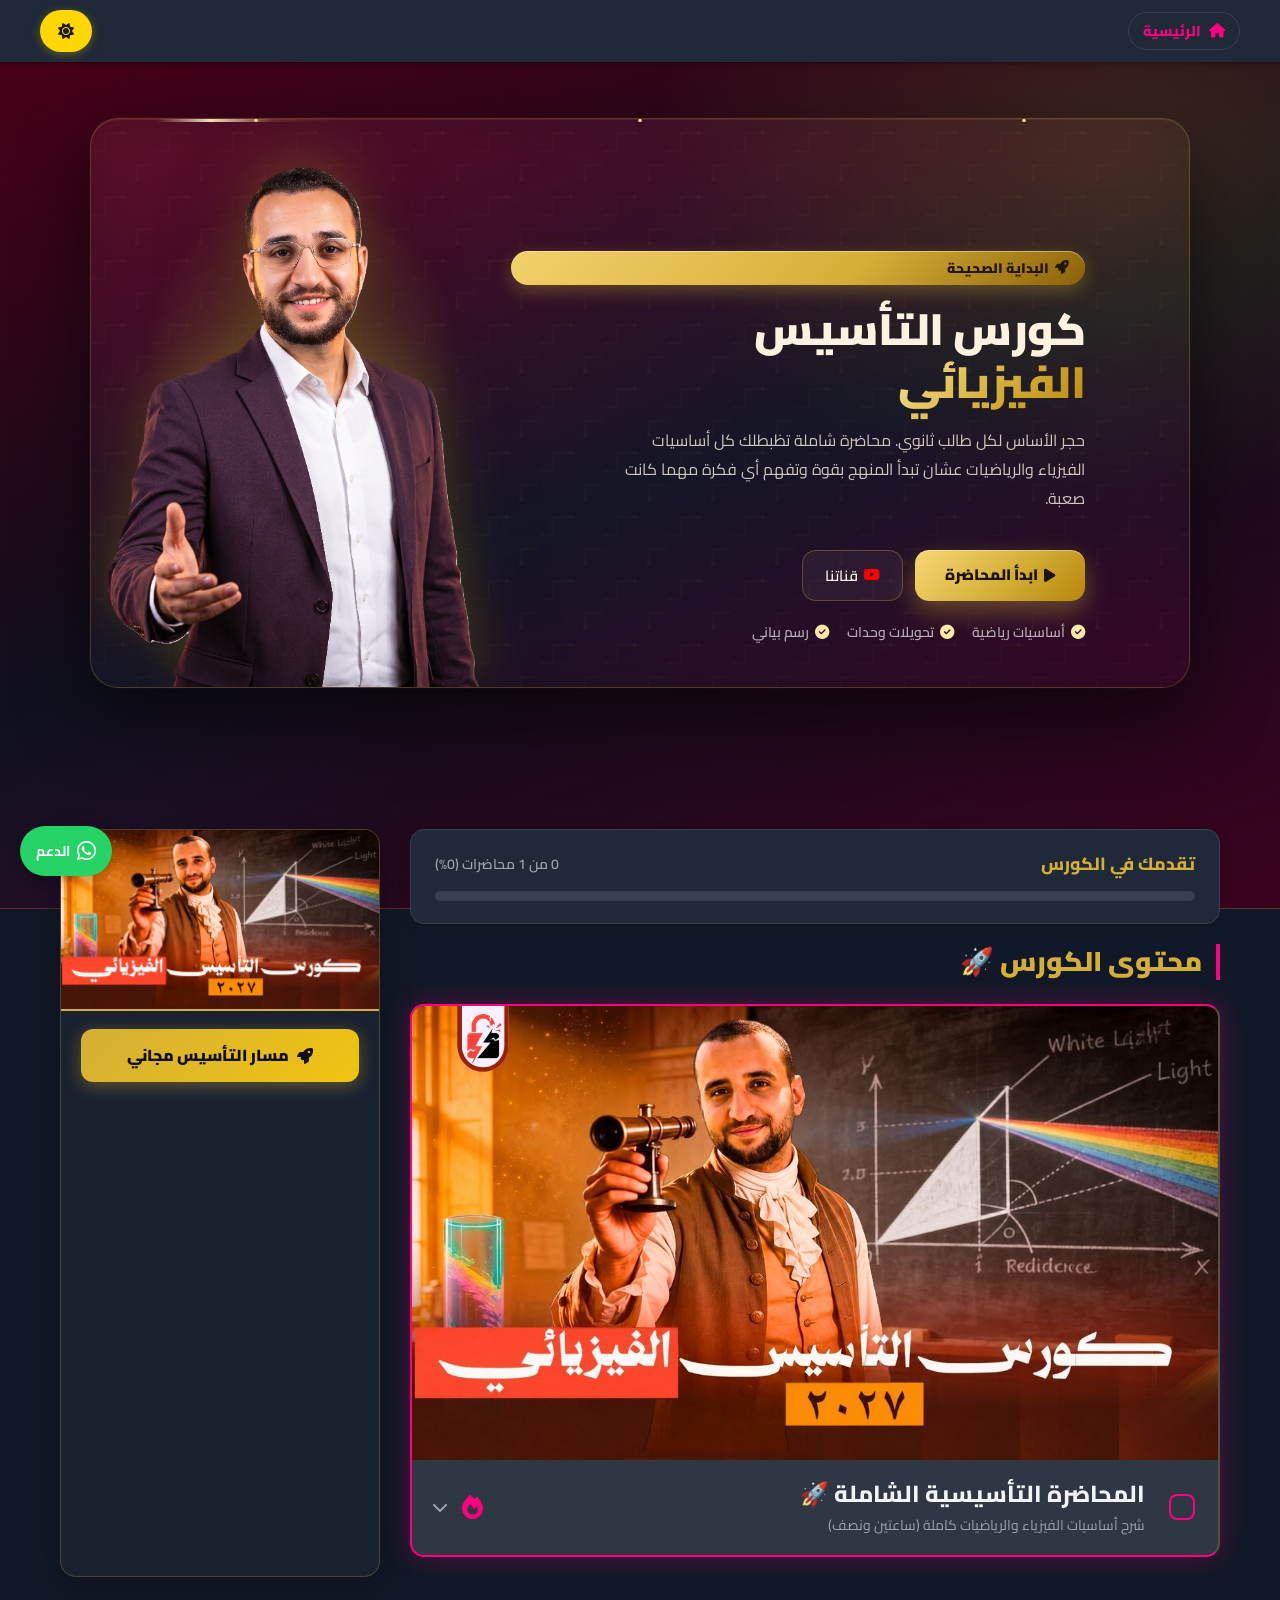
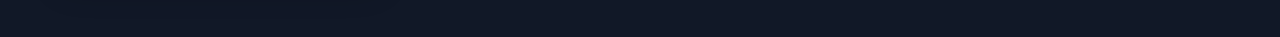
<file: foundation.html>
<!DOCTYPE html>
<html lang="ar" dir="rtl">

<head>
    <meta charset="UTF-8">
    <meta name="viewport" content="width=device-width, initial-scale=1.0">
    <meta name="description" content="كورس التأسيس الفيزيائي الشامل للمرحلة الثانوية مع مستر عادل بسيوني - منصة هكر الفيزياء. أساسيات الفيزياء والرياضيات والرسم البياني وتحويلات الوحدات.">
    <meta name="keywords" content="كورس تأسيس فيزياء, أساسيات الفيزياء للمرحلة الثانوية, هكر الفيزياء, مستر عادل بسيوني">
    <meta name="author" content="مستر عادل بسيوني">
    <meta name="application-name" content="منصة هكر الفيزياء">
    <meta name="robots" content="index, follow, max-image-preview:large, max-snippet:-1, max-video-preview:-1">

    <title>كورس التأسيس الفيزيائي | منصة هكر الفيزياء - مستر عادل بسيوني</title>

    <meta property="og:locale" content="ar_EG">
    <meta property="og:type" content="website">
    <meta property="og:title" content="كورس التأسيس الفيزيائي | منصة هكر الفيزياء">
    <meta property="og:description" content="المحاضرة التأسيسية الشاملة في الفيزياء والرياضيات لكل طلاب المرحلة الثانوية.">
    <meta property="og:url" content="https://adelsayed411.github.io/HackerElfizia/foundation.html">
    <meta property="og:site_name" content="منصة مستر عادل بسيوني | هكر الفيزياء">
    <meta property="og:image" content="https://adelsayed411.github.io/HackerElfizia/logo.png">

    <meta name="twitter:card" content="summary_large_image">
    <meta name="twitter:title" content="كورس التأسيس الفيزيائي | منصة هكر الفيزياء">
    <meta name="twitter:description" content="المحاضرة التأسيسية الشاملة في الفيزياء والرياضيات لكل طلاب المرحلة الثانوية.">
    <meta name="twitter:image" content="https://adelsayed411.github.io/HackerElfizia/logo.png">

    <meta name="theme-color" content="#111827">
    <link rel="icon" href="logo.png" type="image/png" sizes="32x32">
    <link rel="apple-touch-icon" href="logo.png">
    <link rel="manifest" href="manifest.JSON">
    <link rel="canonical" href="https://adelsayed411.github.io/HackerElfizia/foundation.html" />
    <link rel="sitemap" type="application/xml" href="sitemap.xml" />

    <!-- Google Analytics (كود الإحصائيات) -->
    <script async src="https://www.googletagmanager.com/gtag/js?id=G-V8XZL5BSHL"></script>
    <script>
        window.dataLayer = window.dataLayer || [];
        function gtag() { dataLayer.push(arguments); }
        gtag('js', new Date());
        gtag('config', 'G-V8XZL5BSHL');
    </script>

    <link href="https://fonts.googleapis.com/css2?family=Cairo:wght@400;600;700;800;900&display=swap" rel="stylesheet">
    <link rel="stylesheet" href="https://cdnjs.cloudflare.com/ajax/libs/font-awesome/6.4.0/css/all.min.css">
    <link rel="stylesheet" href="style.css">
    <link rel="stylesheet" href="sec3-style.css">
</head>

<body class="dark-mode">

    <!-- Top Toolbar -->
    <div class="top-toolbar" role="toolbar">
        <div class="toolbar-container">
            <a href="index.html" class="back-btn"
                style="margin-bottom:0; min-height:auto; padding:6px 14px; font-size:0.9rem;">
                <i class="fa-solid fa-home"></i> الرئيسية
            </a>
            <button class="dark-mode-toggle" onclick="toggleDarkMode()">
                <i class="fa-solid fa-sun" id="darkModeIcon"></i>
            </button>
        </div>
    </div>

    <!-- Header -->
    <header class="course-header-bg sec3-header">
        <div class="header-content">
            <div class="sec3-hero-layout">

                <!-- النص (يمين) -->
                <div class="hero-text-side">
                    <span class="vip-badge">
                        <i class="fa-solid fa-rocket"></i> البداية الصحيحة
                    </span>

                    <h1 class="sec3-hero-heading">
                        كورس التأسيس<br>
                        <span class="highlight-gold">الفيزيائي</span>
                    </h1>

                    <p class="course-description" style="color:rgba(255,255,255,0.72); max-width:480px;">
                        حجر الأساس لكل طالب ثانوي. محاضرة شاملة تظبطلك كل أساسيات الفيزياء والرياضيات عشان تبدأ المنهج
                        بقوة وتفهم أي فكرة مهما كانت صعبة.
                    </p>

                    <div class="hero-actions">
                        <a href="#foundation-lecture" class="btn-gold-hero">
                            <i class="fa-solid fa-play" style="margin-left:6px;"></i> ابدأ المحاضرة
                        </a>
                        <a href="https://www.youtube.com/@hacker_Elfizia" target="_blank" class="btn-ghost-sec3">
                            <i class="fa-brands fa-youtube" style="color:#ff0000; margin-left:5px;"></i> قناتنا
                        </a>
                    </div>

                    <div class="hero-features-row">
                        <span><i class="fa-solid fa-circle-check" style="color:#f1c40f;"></i> أساسيات رياضية</span>
                        <span><i class="fa-solid fa-circle-check" style="color:#f1c40f;"></i> تحويلات وحدات</span>
                        <span><i class="fa-solid fa-circle-check" style="color:#f1c40f;"></i> رسم بياني</span>
                    </div>
                </div>

                <!-- الصورة (شمال) -->
                <div class="hero-image-side">
                    <!-- حط صورة مناسبة للتأسيس هنا -->
                    <img src="images/cover_2027.png" alt="كورس التأسيس الفيزيائي" class="hero-personal-img">
                </div>

            </div>
        </div>
    </header>

    <main class="main-container">
        <section class="content-column">

            <!-- Progress Bar -->
            <div class="progress-section">
                <div class="progress-info">
                    <h3 class="progress-title-gold">تقدمك في الكورس</h3>
                    <span id="progressText"></span>
                </div>
                <div class="progress-bar-container">
                    <div class="progress-bar" id="progressBar"
                        style="background:linear-gradient(90deg,#f1c40f,#d4af37);"></div>
                </div>
            </div>

            <!-- ══════════════════════════════════════
                 محاضرة التأسيس الوحيدة (ظاهرة فوراً)
                 ══════════════════════════════════════ -->

            <h2 class="content-section-title" id="foundation-lecture" style="color: #d4af37; margin-top: 20px;">محتوى
                الكورس 🚀</h2>

            <article class="task-card super-card" id="foundationCard" data-lecture-id="foundation-course">
                <img src="images/foundation_2027.jpg" alt="غلاف كورس التأسيس" class="super-card-cover">

                <div class="task-header" onclick="toggleTask(this)" role="button" tabindex="0" aria-expanded="false">
                    <div class="task-checkbox">
                        <input type="checkbox" id="check-foundation" onchange="updateProgress()"
                            class="lecture-checkbox" aria-label="تحديد كمكتمل">
                        <label for="check-foundation" class="checkbox-label"></label>
                    </div>
                    <div class="task-info">
                        <div class="task-title super-card-title">المحاضرة التأسيسية الشاملة 🚀</div>
                        <div class="task-details">شرح أساسيات الفيزياء والرياضيات كاملة (ساعتين ونصف)</div>
                    </div>
                    <div class="task-icons">
                        <i class="fa-solid fa-fire super-fire-icon" aria-hidden="true"></i>
                        <i class="fa-solid fa-chevron-down toggle-icon" aria-hidden="true"></i>
                    </div>
                </div>

                <div class="task-content" role="region">
                    <div class="task-body">
                        <a href="https://youtu.be/TUfCSc4Rl2k" target="_blank" rel="noopener noreferrer"
                            class="part-item super-part-item">
                            <span class="part-title"><i class="fa-brands fa-youtube youtube-icon"
                                    aria-hidden="true"></i> مشاهدة المحاضرة (2.5 ساعة)</span>
                            <span class="view-btn">عرض <i class="fa-solid fa-chevron-left btn-icon"
                                    aria-hidden="true"></i></span>
                        </a>

                        <a href="PDF/2027/foundation/foundation.pdf" data-name="ملزمة التأسيس الفيزيائي"
                            download="مذكرة_التأسيس_الفيزيائي_هكر_الفيزياء.pdf" target="_blank" class="part-item">
                            <span class="part-title">ملزمة التأسيس (PDF)</span>
                            <span class="view-btn">تحميل <i class="fa-solid fa-download btn-icon"
                                    aria-hidden="true"></i></span>
                        </a>
                    </div>
                </div>
            </article>

        </section>

        <!-- Sidebar -->
        <aside class="sidebar-card portal-hero-sidebar">
            <img src="images/foundation_2027.jpg" alt="غلاف التأسيس" class="card-image"
                style="border-bottom:2px solid #d4af37;">
            <div class="card-body">
                <a href="#" class="free-btn gold-free-btn">
                    <i class="fa-solid fa-rocket" style="margin-left:8px;"></i> مسار التأسيس مجاني
                </a>
            </div>
        </aside>

    </main>

    <!-- Social Icons -->
    <nav class="social-icons" aria-label="روابط التواصل الاجتماعي">
        <a href="https://wa.me/+201501857217" target="_blank" class="social-icon whatsapp-personal with-text"
            title="تواصل عبر واتساب">
            <i class="fa-brands fa-whatsapp"></i>
            <span class="icon-text">الدعم</span>
        </a>
    </nav>

    <script src="script.js"></script>
    <!-- تم إزالة أكواد الجافاسكريبت الخاصة بالتبديل بين الفصول والشهور لأنها غير مطلوبة هنا -->
</body>

</html>
</file>
<file: style.css>
/* =========================================
   هكر الفيزياء - Stylesheet
   Architecture:
   1.  CSS Variables (:root)
   2.  Reset & Base
   3.  Utility Classes (is-hidden, anim-fade-in, etc.)
   4.  Layout
   5.  Header
   6.  Progress Bar
   7.  Search
   8.  Accordion (Task Cards)
   9.  Part Items (Gamification)
   10. Dashboard & Navigation
   11. PDF Library
   12. Sidebar
   13. Social Icons
   14. Modals (Welcome Modal, PWA Overlay)
   15. PWA Install Banner
   16. News Bar & Toolbar
   17. Super Card
   18. Animations (@keyframes)
   19. Responsive Design (Mobile-First)
========================================= */

/* =========================================
   1. CSS Variables
========================================= */
:root {
    /* Brand Colors */
    --color-primary:        #5c334c;
    --color-primary-dark:   #4527a0;
    --color-accent:         #ff007f;
    --color-accent-dark:    #d6006b;
    --color-gold:           #ffd700;

    /* Light Mode */
    --bg-main:              #f9fafb;
    --bg-card:              #ffffff;
    --bg-gray:              #f5f5f5;
    --bg-yellow-light:      #fffde7;
    --bg-pink-light:        #fce4ec;
    --text-dark:            #1a1a2e;
    --text-muted:           #6b7280;
    --border-color:         #e5e7eb;
    --header-bg:            var(--color-primary);
    --header-text-muted:    #e1bee7;

    /* Dark Mode */
    --dark-bg:              #111827;
    --dark-card-bg:         #1f2937;
    --dark-text:            #f3f4f6;
    --dark-text-muted:      #9ca3af;
    --dark-header-bg:       #1a1a2e;
    --dark-border:          #374151;

    /* Shared */
    --border-radius:        14px;
    --border-radius-sm:     8px;
    --shadow-card:          0 1px 3px rgba(0,0,0,0.06), 0 4px 16px rgba(0,0,0,0.06);
    --shadow-card-hover:    0 4px 8px rgba(0,0,0,0.06), 0 12px 32px rgba(94,53,177,0.12);
    --font:                 'Cairo', sans-serif;
    --transition-base:      0.25s ease;
    --focus-ring:           0 0 0 3px rgba(94, 53, 177, 0.4);
    --focus-ring-offset:    2px;
}

/* =========================================
   2. Reset & Base
========================================= */
*,
*::before,
*::after {
    box-sizing: border-box;
    margin: 0;
    padding: 0;
}

html {
    scroll-behavior: smooth;
}

body {
    font-family: var(--font);
    background-color: var(--bg-main);
    color: var(--text-dark);
    overflow-x: hidden;
    line-height: 1.6;
    transition: background-color var(--transition-base), color var(--transition-base);
}

body.dark-mode {
    background-color: var(--dark-bg);
    color: var(--dark-text);
}

a {
    text-decoration: none;
    color: inherit;
}

img {
    max-width: 100%;
    height: auto;
    display: block;
}

/* Global focus-visible ring — applies to all interactive elements */
:focus-visible {
    outline: 2px solid var(--color-primary);
    outline-offset: var(--focus-ring-offset);
    border-radius: 4px;
}

body.dark-mode :focus-visible {
    outline-color: var(--color-accent);
}

/* =========================================
   3. Utility Classes
========================================= */

/* Core visibility toggle — used by JS instead of inline display:none */
.is-hidden {
    display: none !important;
}

/* Animation class applied by JS on navigation transitions */
.anim-fade-in {
    animation: fadeInCard 0.4s ease forwards;
}

/* Accordion icon open state — replaces inline transform */
.toggle-icon.is-open {
    transform: rotate(180deg);
}

/* Welcome modal fade-out — replaces inline opacity/transition */
.modal--closing {
    opacity: 0 !important;
    transition: opacity 0.4s ease !important;
}

/* News bar slide-out — replaces inline animation style */
.news-bar--closing {
    animation: slideUp 0.3s ease forwards !important;
}

/* Pink highlight text (used inline in original HTML) */
.highlight-pink {
    color: var(--color-accent);
    font-weight: 700;
}

/* Search highlight mark */
mark.search-highlight {
    background: #fff176;
    color: #1a1a1a;
    border-radius: 3px;
    padding: 0 2px;
    font-weight: 800;
}

body.dark-mode mark.search-highlight {
    background: #f9a825;
    color: #1a1a1a;
}

/* =========================================
   4. Layout
========================================= */
.main-container {
    max-width: 1200px;
    margin: -80px auto 60px;
    padding: 0 20px;
    display: grid;
    grid-template-columns: 1fr 320px;
    gap: 30px;
    position: relative;
    z-index: 10;
}

/* =========================================
   5. Header
========================================= */
.course-header-bg {
    background-color: var(--header-bg);
    background-image: url('data:image/svg+xml,<svg width="20" height="20" viewBox="0 0 20 20" xmlns="http://www.w3.org/2000/svg"><polygon points="0,0 20,0 10,20" fill="%237c4dff" opacity="0.1"/></svg>');
    color: white;
    padding: 40px 20px 130px;
    min-height: 260px;
    display: flex;
    align-items: center;
    transition: background-color var(--transition-base);
}

body.dark-mode .course-header-bg {
    background-color: var(--dark-header-bg);
    background-image: url('data:image/svg+xml,<svg width="20" height="20" viewBox="0 0 20 20" xmlns="http://www.w3.org/2000/svg"><polygon points="0,0 20,0 10,20" fill="%23555555" opacity="0.2"/></svg>');
}

.header-content {
    max-width: 1200px;
    margin: 0 auto;
    width: 100%;
    padding-left: 350px;
}

.course-title-main {
    font-size: 2.2rem;
    font-weight: 900;
    margin-bottom: 16px;
    line-height: 1.3;
    display: flex;
    align-items: center;
    gap: 12px;
    letter-spacing: -0.02em;
}

.header-logo {
    height: 80px;
    margin-left: 15px;
    vertical-align: middle;
    display: inline-block;
}

.header-heart-icon {
    color: var(--color-accent);
    font-size: 1.5rem;
}

.course-description {
    font-size: 1rem;
    line-height: 1.8;
    color: var(--header-text-muted);
    margin-bottom: 22px;
    max-width: 700px;
}

body.dark-mode .course-description {
    color: var(--dark-text-muted);
}

.course-meta {
    display: flex;
    gap: 20px;
    font-size: 0.85rem;
    color: var(--header-text-muted);
    flex-wrap: wrap;
}

body.dark-mode .course-meta {
    color: var(--dark-text-muted);
}

.meta-item span {
    font-weight: 700;
    color: var(--color-accent);
}

/* =========================================
   5. Progress Bar
========================================= */
.progress-section {
    background: var(--bg-card);
    border-radius: var(--border-radius);
    padding: 22px 24px;
    margin-bottom: 20px;
    box-shadow: var(--shadow-card);
    transition: background-color var(--transition-base);
    position: relative;
    z-index: 1;
    border: 1px solid var(--border-color);
}

body.dark-mode .progress-section {
    background: var(--dark-card-bg);
    border-color: var(--dark-border);
}

.progress-info {
    display: flex;
    justify-content: space-between;
    align-items: center;
    margin-bottom: 14px;
    gap: 12px;
}

.progress-info h3 {
    font-size: 1.1rem;
    font-weight: 800;
    color: var(--color-primary);
    line-height: 1.4;
}

body.dark-mode .progress-info h3 {
    color: var(--color-accent);
}

.progress-info span {
    font-size: 0.875rem;
    color: var(--text-muted);
    font-weight: 600;
    white-space: nowrap;
}

body.dark-mode .progress-info span {
    color: var(--dark-text-muted);
}

.progress-bar-container {
    width: 100%;
    height: 10px;
    background: #e5e7eb;
    border-radius: 50px;
    overflow: hidden;
    position: relative;
}

body.dark-mode .progress-bar-container {
    background: #374151;
}

.progress-bar {
    height: 100%;
    background: linear-gradient(90deg, var(--color-primary), var(--color-accent));
    width: 0%;
    transition: width 0.6s cubic-bezier(0.4, 0, 0.2, 1);
    border-radius: 50px;
    position: relative;
}

.progress-bar::after {
    content: '';
    position: absolute;
    inset: 0;
    background: linear-gradient(90deg, transparent, rgba(255,255,255,0.3), transparent);
    animation: shimmer 2s infinite;
}

/* =========================================
   6. Search
========================================= */
.search-section {
    background: var(--bg-card);
    border-radius: var(--border-radius);
    padding: 14px 16px;
    margin-bottom: 20px;
    box-shadow: var(--shadow-card);
    border: 1px solid var(--border-color);
    transition: background-color var(--transition-base);
}

body.dark-mode .search-section {
    background: var(--dark-card-bg);
    border-color: var(--dark-border);
}

.search-box {
    display: flex;
    align-items: center;
    gap: 10px;
    background: var(--bg-gray);
    padding: 10px 16px;
    border-radius: 50px;
    border: 1.5px solid transparent;
    transition: border-color 0.2s, box-shadow 0.2s;
    min-height: 48px; /* WCAG touch target */
}

body.dark-mode .search-box {
    background: #374151;
}

.search-box:focus-within {
    border-color: var(--color-primary);
    box-shadow: var(--focus-ring);
}

body.dark-mode .search-box:focus-within {
    border-color: var(--color-accent);
    box-shadow: 0 0 0 3px rgba(255, 0, 127, 0.3);
}

.search-box i {
    color: var(--text-muted);
    font-size: 1rem;
    flex-shrink: 0;
}

body.dark-mode .search-box i {
    color: var(--dark-text-muted);
}

#searchInput {
    flex: 1;
    border: none;
    background: transparent;
    font-family: var(--font);
    font-size: 1rem;
    color: var(--text-dark);
    outline: none;
    line-height: 1.5;
}

body.dark-mode #searchInput {
    color: var(--dark-text);
}

#searchInput::placeholder {
    color: var(--text-muted);
}

body.dark-mode #searchInput::placeholder {
    color: var(--dark-text-muted);
}

.search-clear {
    background: transparent;
    border: none;
    color: var(--text-muted);
    cursor: pointer;
    padding: 6px;
    font-size: 1rem;
    min-width: 32px;
    min-height: 32px;
    display: flex;
    align-items: center;
    justify-content: center;
    border-radius: 50%;
    transition: background-color 0.2s, color 0.2s;
}

.search-clear:hover {
    color: var(--color-accent);
    background: rgba(255, 0, 127, 0.08);
}

/* =========================================
   7. Accordion (Task Cards)
========================================= */
.task-card {
    background: var(--bg-card);
    border-radius: var(--border-radius);
    box-shadow: var(--shadow-card);
    margin-bottom: 20px;
    overflow: hidden;
    border: 1px solid var(--border-color);
    transition: transform var(--transition-base), box-shadow var(--transition-base), border-color var(--transition-base);
}

body.dark-mode .task-card {
    background: var(--dark-card-bg);
    border-color: var(--dark-border);
}

.task-card:hover {
    border-color: rgba(94, 53, 177, 0.3);
    transform: translateY(-2px);
    box-shadow: var(--shadow-card-hover);
}

body.dark-mode .task-card:hover {
    border-color: rgba(255, 0, 127, 0.4);
    box-shadow: 0 4px 8px rgba(0,0,0,0.2), 0 12px 32px rgba(255,0,127,0.1);
}

.task-header {
    padding: 18px 20px;
    cursor: pointer;
    display: flex;
    justify-content: space-between;
    align-items: center;
    gap: 14px;
    background: var(--bg-gray);
    transition: background-color var(--transition-base), border-color var(--transition-base);
    user-select: none;
    border-right: 3px solid transparent; /* RTL accent border — shown on hover */
    min-height: 72px; /* WCAG 44px minimum generously exceeded */
}

.task-card:first-of-type .task-header {
    background: var(--bg-pink-light);
}

body.dark-mode .task-header {
    background: rgba(255,255,255,0.04);
}

body.dark-mode .task-card:first-of-type .task-header {
    background: rgba(252, 228, 236, 0.07);
}

/* RTL hover accent on header */
.task-header:hover {
    background: rgba(94, 53, 177, 0.05);
    border-right-color: var(--color-primary);
}

body.dark-mode .task-header:hover {
    background: rgba(255, 0, 127, 0.06);
    border-right-color: var(--color-accent);
}

/* Checkbox */
.task-checkbox {
    position: relative;
    margin-left: 10px;
    flex-shrink: 0;
}

.lecture-checkbox {
    appearance: none;
    -webkit-appearance: none;
    width: 26px;
    height: 26px;
    border: 2px solid var(--color-primary);
    border-radius: var(--border-radius-sm);
    cursor: pointer;
    transition: background-color 0.2s, border-color 0.2s, box-shadow 0.2s;
    position: relative;
    display: block;
}

body.dark-mode .lecture-checkbox {
    border-color: var(--color-accent);
}

.lecture-checkbox:focus-visible {
    box-shadow: var(--focus-ring);
    outline: none;
}

.lecture-checkbox:checked {
    background: var(--color-accent);
    border-color: var(--color-accent);
}

.lecture-checkbox:checked::after {
    content: '✓';
    position: absolute;
    top: 50%;
    left: 50%;
    transform: translate(-50%, -50%);
    color: white;
    font-size: 15px;
    font-weight: bold;
    line-height: 1;
}

/* Strikethrough completed lecture titles */
.lecture-checkbox:checked ~ .task-info .task-title {
    text-decoration: line-through;
    opacity: 0.55;
}

.checkbox-label {
    position: absolute;
    inset: -6px; /* expand tap target beyond visual checkbox */
    cursor: pointer;
}

.task-info {
    flex: 1;
    min-width: 0;
}

.task-title {
    font-size: 1.2rem;
    font-weight: 800;
    margin-bottom: 5px;
    line-height: 1.4;
    transition: opacity var(--transition-base);
}

body.dark-mode .task-title {
    color: var(--dark-text);
}

.task-details {
    font-size: 0.875rem;
    color: var(--text-muted);
    line-height: 1.65;
}

body.dark-mode .task-details {
    color: var(--dark-text-muted);
}

.task-icons {
    display: flex;
    align-items: center;
    gap: 14px;
    font-size: 1.2rem;
    color: var(--color-accent);
    flex-shrink: 0;
}

.toggle-icon {
    transition: transform 0.3s cubic-bezier(0.4, 0, 0.2, 1);
    color: var(--text-muted);
    font-size: 1rem;
    /* Ensure adequate tap target */
    padding: 6px;
    margin: -6px;
}

body.dark-mode .toggle-icon {
    color: var(--dark-text-muted);
}

.task-content {
    max-height: 0;
    overflow: hidden;
    transition: max-height 0.4s cubic-bezier(0.4, 0, 0.2, 1);
}

.task-body {
    padding: 16px;
}

/* No Results */
.no-results {
    text-align: center;
    padding: 48px 20px;
    background: var(--bg-card);
    border-radius: var(--border-radius);
    box-shadow: var(--shadow-card);
    border: 1px solid var(--border-color);
}

body.dark-mode .no-results {
    background: var(--dark-card-bg);
    border-color: var(--dark-border);
}

.no-results i {
    font-size: 3rem;
    color: var(--text-muted);
    margin-bottom: 16px;
    display: block;
}

.no-results p {
    font-size: 1.1rem;
    color: var(--text-muted);
    line-height: 1.6;
}

body.dark-mode .no-results i,
body.dark-mode .no-results p {
    color: var(--dark-text-muted);
}

/* =========================================
   8. Part Items (Gamification)
========================================= */
.part-item {
    background: var(--bg-yellow-light);
    padding: 14px 18px;
    border-radius: var(--border-radius-sm);
    margin-bottom: 10px;
    display: flex;
    justify-content: space-between;
    align-items: center;
    font-weight: 700;
    cursor: pointer;
    transition: background-color 0.2s, border-color 0.2s, transform 0.2s, box-shadow 0.2s;
    border-right: 4px solid transparent; /* RTL accent */
    min-height: 52px; /* WCAG 44px minimum exceeded */
    gap: 12px;
}

body.dark-mode .part-item {
    background: rgba(255, 253, 231, 0.07);
}

.part-item:hover {
    background: #fff9c4;
    border-right-color: var(--color-accent);
    transform: translateX(-4px);
    box-shadow: 0 2px 8px rgba(0,0,0,0.06);
}

body.dark-mode .part-item:hover {
    background: rgba(255, 249, 196, 0.15);
}

.part-item:focus-visible {
    outline: 2px solid var(--color-primary);
    outline-offset: 2px;
}

.part-title {
    font-size: 1rem;
    color: var(--color-primary);
    line-height: 1.5;
    flex: 1;
    min-width: 0;
}

body.dark-mode .part-title {
    color: var(--dark-text);
}

.view-btn {
    font-size: 0.875rem;
    color: var(--text-muted);
    display: flex;
    align-items: center;
    gap: 5px;
    flex-shrink: 0;
    white-space: nowrap;
}

body.dark-mode .view-btn {
    color: var(--dark-text-muted);
}

.btn-icon {
    font-size: 0.7rem;
}

/* Part item done state */
.part-item--done {
    background: linear-gradient(135deg, #e8f5e9, #c8e6c9) !important;
    border-right: 4px solid #43a047 !important;
}

body.dark-mode .part-item--done {
    background: rgba(67, 160, 71, 0.12) !important;
    border-right: 4px solid #66bb6a !important;
}

.part-item--done .part-title {
    color: #2e7d32 !important;
}

body.dark-mode .part-item--done .part-title {
    color: #a5d6a7 !important;
}

.part-item--done .view-btn {
    color: #43a047 !important;
}

.done-badge {
    font-size: 1rem;
    margin-right: 4px;
}

.part-item--pulse {
    animation: partPulse 0.6s ease;
}

/* YouTube icon */
.youtube-icon {
    color: #ff0000;
}

/* Exam CTA wrapper */
.exam-cta-wrapper {
    text-align: center;
    margin: 36px 0;
}

.exam-cta-wrapper h3 {
    color: var(--text-dark);
    margin-bottom: 16px;
    font-size: 1.2rem;
    font-weight: 800;
    line-height: 1.4;
}

body.dark-mode .exam-cta-wrapper h3 {
    color: var(--dark-text);
}

.exam-entry-btn {
    display: inline-flex;
    align-items: center;
    gap: 8px;
    background: linear-gradient(135deg, #fda5fa, #a3165a);
    color: white;
    padding: 14px 32px;
    border-radius: 50px;
    font-size: 1.1rem;
    font-weight: 800;
    text-decoration: none;
    box-shadow: 0 4px 18px rgba(163, 22, 90, 0.35);
    transition: transform 0.2s, box-shadow 0.2s;
    min-height: 48px; /* WCAG touch target */
}

.exam-entry-btn:hover {
    transform: translateY(-2px);
    box-shadow: 0 8px 24px rgba(163, 22, 90, 0.45);
}

.exam-entry-btn:focus-visible {
    outline: 2px solid #a3165a;
    outline-offset: 3px;
}

/* =========================================
   9. Dashboard & Navigation
========================================= */
.dashboard-grid {
    display: grid;
    grid-template-columns: repeat(auto-fit, minmax(220px, 1fr));
    gap: 18px;
    margin-bottom: 30px;
    animation: fadeInCard 0.4s ease forwards;
}

.dash-card {
    background: var(--bg-card);
    border-radius: var(--border-radius);
    padding: 28px 20px 24px;
    text-align: center;
    box-shadow: var(--shadow-card);
    cursor: pointer;
    transition: transform var(--transition-base), box-shadow var(--transition-base), border-color var(--transition-base);
    border: 1.5px solid var(--border-color);
    display: flex;
    flex-direction: column;
    align-items: center;
    justify-content: center;
    gap: 4px;
    min-height: 140px; /* WCAG touch target */
    position: relative;
    overflow: hidden;
}

.dash-card::before {
    content: '';
    position: absolute;
    inset: 0;
    background: linear-gradient(135deg, rgba(94,53,177,0.03), transparent);
    opacity: 0;
    transition: opacity var(--transition-base);
}

.dash-card:hover::before {
    opacity: 1;
}

body.dark-mode .dash-card {
    background: var(--dark-card-bg);
    border-color: var(--dark-border);
}

.dash-card:hover {
    transform: translateY(-6px);
    box-shadow: var(--shadow-card-hover);
    border-color: var(--color-primary);
}

body.dark-mode .dash-card:hover {
    border-color: var(--color-accent);
    box-shadow: 0 4px 8px rgba(0,0,0,0.2), 0 12px 32px rgba(255,0,127,0.12);
}

.dash-card:focus-visible {
    outline: 2px solid var(--color-primary);
    outline-offset: 2px;
}

.dash-card.revisions-card {
    background: linear-gradient(135deg, rgba(255,0,127,0.04), rgba(255,0,127,0.01));
    border-color: rgba(255, 0, 127, 0.2);
}

.dash-card.final-rev-card {
    background: linear-gradient(135deg, rgba(255,215,0,0.06), rgba(255,215,0,0.01));
    border-color: rgba(255, 215, 0, 0.25);
}

.dash-icon {
    font-size: 2.4rem;
    color: var(--color-primary);
    margin-bottom: 12px;
    transition: transform var(--transition-base);
    line-height: 1;
}

.dash-card:hover .dash-icon {
    transform: scale(1.1);
}

body.dark-mode .dash-icon {
    color: var(--color-accent);
}

.dash-card h3 {
    font-size: 1.1rem;
    font-weight: 800;
    margin-bottom: 6px;
    color: var(--text-dark);
    line-height: 1.4;
}

body.dark-mode .dash-card h3 {
    color: var(--dark-text);
}

.dash-card p {
    font-size: 0.825rem;
    color: var(--text-muted);
    line-height: 1.55;
}

/* Back Button */
.back-btn {
    background: var(--bg-card);
    color: var(--color-primary);
    border: 1.5px solid var(--border-color);
    padding: 10px 20px;
    border-radius: 50px;
    font-family: var(--font);
    font-weight: 800;
    font-size: 1rem;
    cursor: pointer;
    display: inline-flex;
    align-items: center;
    gap: 8px;
    margin-bottom: 20px;
    transition: background-color var(--transition-base), color var(--transition-base), box-shadow var(--transition-base);
    width: fit-content;
    min-height: 44px; /* WCAG touch target */
}

body.dark-mode .back-btn {
    background: var(--dark-card-bg);
    color: var(--color-accent);
    border-color: var(--dark-border);
}

.back-btn:hover {
    background: var(--color-primary);
    color: white;
    border-color: var(--color-primary);
    box-shadow: 0 4px 14px rgba(94, 53, 177, 0.3);
}

body.dark-mode .back-btn:hover {
    background: var(--color-accent);
    color: white;
    border-color: var(--color-accent);
}

/* Content Section Title */
.content-section-title {
    font-size: 1.7rem;
    font-weight: 900;
    color: var(--color-primary);
    margin-bottom: 24px;
    padding-right: 14px;
    border-right: 4px solid var(--color-primary);
    line-height: 1.35;
}

body.dark-mode .content-section-title {
    color: var(--color-accent);
    border-right-color: var(--color-accent);
}

/* Hero Banner */
.hero-banner {
    margin-bottom: 28px;
    cursor: pointer;
    border-radius: var(--border-radius);
    overflow: hidden;
    position: relative;
    transition: transform var(--transition-base), box-shadow var(--transition-base);
    box-shadow: 0 8px 30px rgba(0,0,0,0.14);
}

.hero-banner:hover {
    transform: translateY(-5px);
    box-shadow: 0 16px 48px rgba(255, 0, 127, 0.28);
}

.hero-banner:focus-visible {
    outline: 2px solid var(--color-primary);
    outline-offset: 3px;
}

.hero-banner-inner {
    position: relative;
    width: 100%;
    padding-top: 45%;
}

.hero-banner img {
    position: absolute;
    inset: 0;
    width: 100%;
    height: 100%;
    object-fit: cover;
}

.hero-overlay {
    position: absolute;
    inset: 0;
    background: linear-gradient(to top, rgba(0,0,0,0.88) 0%, rgba(0,0,0,0.15) 100%);
    display: flex;
    flex-direction: column;
    justify-content: flex-end;
    align-items: flex-start;
    padding: 28px 30px;
    color: white;
    text-align: right;
}

.hero-overlay h2 {
    font-size: 2rem;
    font-weight: 900;
    margin-bottom: 12px;
    text-shadow: 0 2px 6px rgba(0,0,0,0.5);
    line-height: 1.3;
    letter-spacing: -0.02em;
}

.hero-action {
    font-size: 1.05rem;
    font-weight: 700;
    color: var(--color-gold);
    display: flex;
    align-items: center;
    gap: 8px;
    transition: transform var(--transition-base), gap var(--transition-base);
}

.hero-banner:hover .hero-action {
    transform: translateX(-8px);
    gap: 12px;
}

/* =========================================
   10. PDF Library
========================================= */
.pdf-library-container {
    background: var(--bg-card);
    border-radius: var(--border-radius);
    padding: 22px 20px;
    box-shadow: var(--shadow-card);
    border: 1px solid var(--border-color);
    animation: fadeInCard 0.4s ease forwards;
    margin-bottom: 20px;
}

body.dark-mode .pdf-library-container {
    background: var(--dark-card-bg);
    border-color: var(--dark-border);
}

.pdf-quick-link {
    margin-bottom: 12px;
    border-right: 4px solid var(--color-accent) !important;
}

.pdf-link-sub {
    font-size: 0.78rem;
    color: var(--text-muted);
    display: block;
    margin-top: 2px;
    font-weight: 400;
}

body.dark-mode .pdf-link-sub {
    color: var(--dark-text-muted);
}

.pdf-empty-msg {
    color: var(--text-muted);
    text-align: center;
    padding: 20px 0;
    font-size: 1rem;
}

body.dark-mode .pdf-empty-msg {
    color: var(--dark-text-muted);
}

/* =========================================
   11. Sidebar
========================================= */
.sidebar-card {
    background: var(--bg-card);
    border-radius: var(--border-radius);
    box-shadow: var(--shadow-card);
    border: 1px solid var(--border-color);
    overflow: hidden;
    position: sticky;
    top: 70px;
    transition: background-color var(--transition-base);
}

body.dark-mode .sidebar-card {
    background: var(--dark-card-bg);
    border-color: var(--dark-border);
}

.card-image {
    width: 100%;
    height: auto;
    display: block;
}

.card-body {
    padding: 18px 20px 20px;
}

.free-btn {
    display: flex;
    width: 100%;
    background: var(--color-accent);
    color: white;
    text-align: center;
    padding: 14px;
    border-radius: 50px;
    font-weight: 800;
    font-size: 1.1rem;
    transition: background-color var(--transition-base), transform var(--transition-base), box-shadow var(--transition-base);
    box-shadow: 0 4px 18px rgba(255, 0, 127, 0.3);
    justify-content: center;
    align-items: center;
    min-height: 48px; /* WCAG */
}

.free-btn:hover {
    background: var(--color-accent-dark);
    transform: translateY(-2px);
    box-shadow: 0 8px 24px rgba(255, 0, 127, 0.4);
}

.free-btn:focus-visible {
    outline: 2px solid var(--color-accent);
    outline-offset: 3px;
}

/* =========================================
   12. Social Icons
========================================= */
.social-icons {
    position: fixed;
    bottom: 24px;
    left: 20px;
    display: flex;
    flex-direction: column;
    gap: 10px;
    z-index: 100;
}

.social-icon {
    width: 50px;
    height: 50px;
    border-radius: 50%;
    display: flex;
    align-items: center;
    justify-content: center;
    font-size: 22px;
    color: white;
    text-decoration: none;
    transition: transform var(--transition-base), box-shadow var(--transition-base);
    box-shadow: 0 4px 12px rgba(0,0,0,0.22);
    min-width: 44px;
    min-height: 44px; /* WCAG touch target */
}

.social-icon:hover {
    transform: scale(1.12);
    box-shadow: 0 6px 18px rgba(0,0,0,0.3);
}

.social-icon:focus-visible {
    outline: 2px solid white;
    outline-offset: 2px;
}

.social-icon.facebook          { background: #1877f2; }
.social-icon.telegram          { background: #0088cc; }
.social-icon.whatsapp-personal,
.social-icon.whatsapp-channel  { background: #25d366; }

.social-icon.with-text {
    width: auto;
    padding: 0 16px;
    border-radius: 50px;
    display: inline-flex;
    align-items: center;
    gap: 7px;
    height: 50px;
}

.social-icon.with-text .icon-text {
    font-family: var(--font);
    font-size: 0.875rem;
    font-weight: 700;
}

/* =========================================
   13. Modals
========================================= */

/* Welcome Modal */
.welcome-modal {
    position: fixed;
    inset: 0;
    background: rgba(0,0,0,0.85);
    z-index: 1000000;
    display: none;
    justify-content: center;
    align-items: center;
    backdrop-filter: blur(8px);
    padding: 20px;
}

/* JS removes .is-hidden and sets display:flex via removing is-hidden */
.welcome-modal:not(.is-hidden) {
    display: flex;
}

.modal-content {
    background: var(--bg-card);
    border-radius: 24px;
    width: 90%;
    max-width: 450px;
    max-height: 90dvh;
    overflow-y: auto;
    padding: 28px 26px;
    text-align: center;
    position: relative;
    animation: popIn 0.55s cubic-bezier(0.175, 0.885, 0.32, 1.275) forwards;
    box-shadow: 0 24px 64px rgba(0,0,0,0.5);
}

body.dark-mode .modal-content {
    background: var(--dark-card-bg);
    border: 1px solid var(--dark-border);
}

.modal-close {
    position: absolute;
    top: 14px;
    left: 14px;
    background: #f3f4f6;
    border: none;
    border-radius: 50%;
    width: 36px;
    height: 36px;
    font-size: 1.2rem;
    cursor: pointer;
    transition: background-color var(--transition-base), transform var(--transition-base);
    color: #555;
    display: flex;
    align-items: center;
    justify-content: center;
}

body.dark-mode .modal-close {
    background: #374151;
    color: #f3f4f6;
}

.modal-close:hover {
    background: #e5e7eb;
    transform: rotate(90deg);
}

body.dark-mode .modal-close:hover {
    background: #4b5563;
}

.modal-image {
    width: 100%;
    border-radius: 16px;
    margin-bottom: 20px;
    box-shadow: 0 8px 24px rgba(0,0,0,0.14);
}

.modal-title {
    font-size: 1.55rem;
    color: var(--color-accent);
    font-weight: 900;
    margin-bottom: 10px;
    line-height: 1.35;
}

.modal-desc {
    font-size: 1rem;
    color: var(--text-muted);
    margin-bottom: 24px;
    line-height: 1.7;
}

body.dark-mode .modal-desc {
    color: var(--dark-text-muted);
}

.modal-cta {
    display: block;
    width: 100%;
    padding: 16px;
    background: linear-gradient(135deg, var(--color-accent), var(--color-primary));
    color: white;
    border: none;
    border-radius: 50px;
    font-size: 1.2rem;
    font-weight: 800;
    font-family: var(--font);
    cursor: pointer;
    transition: transform var(--transition-base), box-shadow var(--transition-base);
    box-shadow: 0 8px 28px rgba(255, 0, 127, 0.38);
    min-height: 52px;
}

.modal-cta:hover {
    transform: translateY(-3px);
    box-shadow: 0 14px 36px rgba(255, 0, 127, 0.55);
}

/* PWA Overlay */
#pwa-overlay {
    display: none;
    position: fixed;
    inset: 0;
    background: rgba(0,0,0,0.72);
    z-index: 100000;
    align-items: center;
    justify-content: center;
    padding: 20px;
    opacity: 0;
    transition: opacity 0.35s ease;
}

#pwa-overlay:not(.is-hidden) {
    display: flex;
}

#pwa-overlay.pwa-overlay--visible {
    opacity: 1;
}

.pwa-overlay-card {
    background: var(--bg-card);
    border-radius: 20px;
    padding: 36px 30px 28px;
    max-width: 420px;
    width: 100%;
    text-align: center;
    direction: rtl;
    position: relative;
    box-shadow: 0 24px 64px rgba(0,0,0,0.4);
    transform: scale(0.88);
    transition: transform 0.35s ease;
    font-family: var(--font);
    max-height: 90dvh;
    overflow-y: auto;
}

#pwa-overlay.pwa-overlay--visible .pwa-overlay-card {
    transform: scale(1);
}

body.dark-mode .pwa-overlay-card {
    background: var(--dark-card-bg);
    color: var(--dark-text);
    border: 1px solid var(--dark-border);
}

.pwa-overlay-close {
    position: absolute;
    top: 12px;
    left: 14px;
    background: none;
    border: none;
    font-size: 1.4rem;
    cursor: pointer;
    color: #9ca3af;
    padding: 6px 10px;
    border-radius: 6px;
    transition: background-color 0.2s, color 0.2s;
    line-height: 1;
    min-width: 36px;
    min-height: 36px;
    display: flex;
    align-items: center;
    justify-content: center;
}

.pwa-overlay-close:hover {
    background: #f3f4f6;
    color: #111827;
}

body.dark-mode .pwa-overlay-close:hover {
    background: #374151;
    color: #f3f4f6;
}

.pwa-overlay-icon {
    font-size: 4rem;
    margin-bottom: 12px;
    display: block;
    animation: iconBounce 1.6s ease-in-out infinite;
}

.pwa-overlay-card h2 {
    font-size: 1.4rem;
    font-weight: 900;
    color: var(--color-primary);
    margin-bottom: 10px;
    line-height: 1.35;
}

body.dark-mode .pwa-overlay-card h2 {
    color: #ce93d8;
}

.pwa-overlay-card p {
    font-size: 0.96rem;
    color: var(--text-muted);
    line-height: 1.75;
    margin-bottom: 18px;
}

body.dark-mode .pwa-overlay-card p {
    color: var(--dark-text-muted);
}

.pwa-overlay-features {
    display: flex;
    justify-content: center;
    gap: 8px;
    margin-bottom: 22px;
    flex-wrap: wrap;
}

.pwa-feature-chip {
    background: #ede7f6;
    color: var(--color-primary);
    border-radius: 50px;
    padding: 6px 14px;
    font-size: 0.82rem;
    font-weight: 700;
}

body.dark-mode .pwa-feature-chip {
    background: rgba(94, 53, 177, 0.25);
    color: #ce93d8;
}

.pwa-install-cta {
    display: block;
    width: 100%;
    background: linear-gradient(135deg, var(--color-primary), var(--color-accent));
    color: white;
    border: none;
    border-radius: 50px;
    padding: 16px;
    font-size: 1.1rem;
    font-weight: 900;
    cursor: pointer;
    font-family: var(--font);
    margin-bottom: 12px;
    transition: transform var(--transition-base), box-shadow var(--transition-base);
    box-shadow: 0 6px 22px rgba(94, 53, 177, 0.38);
    min-height: 52px;
}

.pwa-install-cta:hover {
    transform: translateY(-2px);
    box-shadow: 0 10px 30px rgba(94, 53, 177, 0.48);
}

.pwa-overlay-skip {
    background: none;
    border: none;
    color: #9ca3af;
    font-size: 0.875rem;
    cursor: pointer;
    font-family: var(--font);
    text-decoration: underline;
    transition: color 0.2s;
    padding: 6px 10px;
}

.pwa-overlay-skip:hover {
    color: var(--text-muted);
}

/* =========================================
   14. PWA Install Banner
========================================= */
.install-banner {
    display: none;
    position: fixed;
    bottom: 24px;
    left: 50%;
    transform: translateX(-50%);
    background: linear-gradient(135deg, #1a1a2e, #16213e);
    color: white;
    padding: 14px 18px;
    border-radius: 16px;
    box-shadow: 0 8px 32px rgba(0,0,0,0.5), 0 0 0 1px rgba(142,68,173,0.35);
    z-index: 9999;
    text-align: right;
    width: 92%;
    max-width: 420px;
    justify-content: space-between;
    align-items: center;
    gap: 12px;
    font-family: var(--font);
    border-top: 3px solid #8e44ad;
    direction: rtl;
    animation: bannerSlideUp 0.5s ease;
}

/* When JS removes .is-hidden, browser defaults to block — override to flex */
.install-banner:not(.is-hidden) {
    display: flex;
}

.banner-text {
    flex-grow: 1;
    min-width: 0;
}

.banner-text strong {
    display: block;
    font-size: 14px;
    color: #f1c40f;
    margin-bottom: 3px;
}

.banner-text span {
    font-size: 12px;
    color: #d1d5db;
    line-height: 1.45;
}

.banner-buttons {
    display: flex;
    gap: 8px;
    flex-shrink: 0;
}

#install-btn {
    background: linear-gradient(135deg, #8e44ad, var(--color-primary));
    color: white;
    border: none;
    padding: 9px 18px;
    border-radius: 50px;
    cursor: pointer;
    font-weight: 800;
    font-family: var(--font);
    font-size: 0.875rem;
    white-space: nowrap;
    transition: transform 0.2s, box-shadow 0.2s;
    box-shadow: 0 3px 12px rgba(142, 68, 173, 0.45);
    min-height: 38px;
}

#install-btn:hover {
    transform: scale(1.05);
    box-shadow: 0 5px 16px rgba(142, 68, 173, 0.55);
}

#close-banner-btn {
    background: rgba(255,255,255,0.08);
    color: #9ca3af;
    border: none;
    font-size: 18px;
    cursor: pointer;
    width: 34px;
    height: 34px;
    border-radius: 50%;
    display: flex;
    align-items: center;
    justify-content: center;
    transition: background-color 0.2s, color 0.2s;
    flex-shrink: 0;
}

#close-banner-btn:hover {
    background: rgba(255,255,255,0.18);
    color: white;
}

/* =========================================
   15. News Bar & Toolbar
========================================= */
.news-bar {
    background: linear-gradient(135deg, var(--color-gold), #ffed4e);
    color: #1a1a1a;
    padding: 12px 20px;
    display: flex;
    align-items: center;
    justify-content: space-between;
    gap: 12px;
    box-shadow: 0 2px 8px rgba(0,0,0,0.1);
    position: relative;
    z-index: 1000;
    animation: slideDown 0.5s ease;
}

body.dark-mode .news-bar {
    background: linear-gradient(135deg, #b8860b, #daa520);
    color: #fff;
}

.news-content {
    display: flex;
    align-items: center;
    gap: 10px;
    flex: 1;
    font-weight: 600;
    font-size: 0.9rem;
    line-height: 1.5;
    overflow: hidden;
    white-space: nowrap;
    text-overflow: ellipsis;
}

.news-content i {
    font-size: 1.1rem;
    animation: pulse 2s infinite;
    flex-shrink: 0;
}

.news-close {
    background: transparent;
    border: none;
    color: #333;
    font-size: 1.1rem;
    cursor: pointer;
    padding: 6px 10px;
    border-radius: 6px;
    transition: background-color 0.2s;
    min-width: 36px;
    min-height: 36px;
    display: flex;
    align-items: center;
    justify-content: center;
    flex-shrink: 0;
}

body.dark-mode .news-close {
    color: #fff;
}

.news-close:hover {
    background: rgba(0,0,0,0.1);
}

.top-toolbar {
    background: var(--bg-card);
    padding: 10px 20px;
    box-shadow: 0 1px 3px rgba(0,0,0,0.06), 0 2px 6px rgba(0,0,0,0.04);
    position: sticky;
    top: 0;
    z-index: 999;
    transition: background-color var(--transition-base), box-shadow var(--transition-base);
}

body.dark-mode .top-toolbar {
    background: var(--dark-card-bg);
    box-shadow: 0 1px 3px rgba(0,0,0,0.3), 0 2px 6px rgba(0,0,0,0.2);
}

.toolbar-container {
    max-width: 1200px;
    margin: 0 auto;
    display: flex;
    justify-content: space-between;
    align-items: center;
    gap: 12px;
}

.dark-mode-toggle {
    background: var(--color-primary);
    color: white;
    border: none;
    padding: 10px 18px;
    border-radius: 50px;
    cursor: pointer;
    font-size: 1rem;
    transition: background-color var(--transition-base), transform var(--transition-base), box-shadow var(--transition-base);
    box-shadow: 0 2px 10px rgba(94, 53, 177, 0.28);
    min-height: 42px;
    display: flex;
    align-items: center;
    gap: 6px;
}

.dark-mode-toggle:hover {
    background: var(--color-primary-dark);
    transform: scale(1.05);
}

body.dark-mode .dark-mode-toggle {
    background: var(--color-gold);
    color: #1a1a1a;
    box-shadow: 0 2px 10px rgba(255, 215, 0, 0.3);
}

.countdown-timer {
    background: linear-gradient(135deg, var(--color-accent), #ff4081);
    color: white;
    padding: 10px 18px;
    border-radius: 50px;
    font-weight: 700;
    font-size: 0.85rem;
    display: flex;
    align-items: center;
    gap: 8px;
    box-shadow: 0 2px 10px rgba(255, 0, 127, 0.28);
    overflow: hidden;
    max-width: 100%;
    white-space: nowrap;
    text-overflow: ellipsis;
}

body.dark-mode .countdown-timer {
    background: linear-gradient(135deg, #d6006b, #ff0066);
}

.countdown-timer i {
    animation: tickTock 1s infinite;
    flex-shrink: 0;
}

/* =========================================
   16. Super Card
========================================= */
.super-card {
    border: 2px solid var(--color-accent) !important;
    box-shadow: 0 0 28px rgba(255, 0, 127, 0.14) !important;
}

body.dark-mode .super-card {
    box-shadow: 0 0 28px rgba(255, 0, 127, 0.28) !important;
}

/* =========================================
   تعديل غلاف الـ Super Card ليطابق نسبة 16:9
========================================= */
.super-card-cover {
    width: 100%;
    height: auto !important; /* بنلغي أي ارتفاع ثابت كان بيقص الصورة */
    aspect-ratio: 16 / 9; /* إجبار المتصفح على نسبة اليوتيوب الأصلية */
    object-fit: cover;
    display: block;
    border-radius: var(--card-border-radius) var(--card-border-radius) 0 0; /* بيحافظ على الدوران من فوق بس */
}

.super-card-title {
    color: var(--color-accent);
    font-size: 1.45rem;
    line-height: 1.35;
}

.super-fire-icon {
    color: var(--color-accent);
    font-size: 1.5rem;
    animation: pulse 1.5s infinite;
}

.super-part-item {
    background: rgba(255, 0, 127, 0.05) !important;
    border-right: 4px solid var(--color-accent) !important;
}

.super-part-item:hover {
    background: rgba(255, 0, 127, 0.1) !important;
}

.super-card-highlight {
    animation: superPulse 2s cubic-bezier(0.66, 0, 0, 1) 2;
}

/* =========================================
   17. Animations
========================================= */
@keyframes slideDown {
    from { transform: translateY(-100%); opacity: 0; }
    to   { transform: translateY(0);     opacity: 1; }
}

@keyframes slideUp {
    from { transform: translateY(0);     opacity: 1; }
    to   { transform: translateY(-100%); opacity: 0; }
}

@keyframes fadeInCard {
    from { opacity: 0; transform: translateY(16px); }
    to   { opacity: 1; transform: translateY(0);    }
}

@keyframes shimmer {
    0%   { transform: translateX(-100%); }
    100% { transform: translateX(100%);  }
}

@keyframes pulse {
    0%, 100% { transform: scale(1);    }
    50%       { transform: scale(1.1); }
}

@keyframes tickTock {
    0%, 100% { transform: rotate(0deg);   }
    25%       { transform: rotate(-10deg); }
    75%       { transform: rotate(10deg);  }
}

@keyframes popIn {
    0%   { transform: scale(0.82); opacity: 0; }
    100% { transform: scale(1);    opacity: 1; }
}

@keyframes iconBounce {
    0%, 100% { transform: translateY(0);     }
    50%       { transform: translateY(-10px); }
}

@keyframes partPulse {
    0%   { transform: scale(1);      }
    40%  { transform: scale(1.035);  }
    100% { transform: scale(1);      }
}

@keyframes confettiFall {
    0%   { transform: translateY(0) rotate(0deg);       opacity: 1; }
    100% { transform: translateY(105vh) rotate(720deg); opacity: 0; }
}

@keyframes superPulse {
    0%   { box-shadow: 0 0 0 0   rgba(255, 0, 127, 0.45); }
    70%  { box-shadow: 0 0 0 22px rgba(255, 0, 127, 0);    }
    100% { box-shadow: 0 0 0 0   rgba(255, 0, 127, 0);     }
}

@keyframes bannerSlideUp {
    from { transform: translate(-50%, 100%); opacity: 0; }
    to   { transform: translateX(-50%);      opacity: 1; }
}

/* =========================================
   18. Responsive Design (Mobile-First)
========================================= */
@media (max-width: 992px) {
    .header-content {
        padding-left: 0;
    }

    .main-container {
        grid-template-columns: 1fr;
        margin-top: -60px;
    }

    .sidebar-card {
        position: static;
        max-width: 420px;
        margin: 0 auto 30px;
        order: -1;
    }

    .course-header-bg {
        padding: 30px 20px 110px;
    }

    .toolbar-container {
        flex-direction: column;
        gap: 8px;
        align-items: stretch;
    }

    .dark-mode-toggle {
        align-self: flex-start;
    }

    .countdown-timer {
        width: 100%;
        justify-content: center;
        font-size: 0.8rem;
    }
}

@media (max-width: 768px) {
    .course-title-main {
        font-size: 1.45rem;
        flex-direction: column;
        text-align: center;
        gap: 8px;
    }

    .header-logo {
        height: 60px;
        margin-left: 0;
    }

    .content-section-title {
        font-size: 1.4rem;
        text-align: center;
        padding-left: 0;
        padding-right: 12px;
    }

    .task-header {
        flex-direction: column;
        align-items: flex-start;
        gap: 12px;
        padding: 16px;
    }

    .task-icons {
        width: 100%;
        justify-content: space-between;
    }

    /* Ensure toggle icon has large enough tap target on mobile */
    .toggle-icon {
        padding: 10px;
        margin: -10px;
    }

    .progress-info {
        flex-direction: column;
        gap: 8px;
        align-items: flex-start;
    }

    .news-content {
        font-size: 0.82rem;
    }

    .hero-banner-inner {
        padding-top: 60%;
    }

    .hero-overlay h2 {
        font-size: 1.45rem;
    }

    .super-card-cover {
        height: 200px;
    }

    .dashboard-grid {
        grid-template-columns: repeat(2, 1fr);
        gap: 12px;
    }

    .dash-card {
        padding: 20px 14px 18px;
        min-height: 120px;
    }

    .dash-icon {
        font-size: 2rem;
        margin-bottom: 8px;
    }

    .dash-card h3 {
        font-size: 0.95rem;
    }

    .dash-card p {
        display: none; /* hide subtitle on small screens for density */
    }
}

@media (max-width: 480px) {
    .social-icons {
        flex-direction: row;
        bottom: 12px;
        left: 10px;
        right: 10px;
        justify-content: center;
        gap: 8px;
    }

    .social-icon {
        width: 46px;
        height: 46px;
        font-size: 20px;
    }

    .social-icon.with-text {
        height: 46px;
        padding: 0 12px;
    }

    .course-meta {
        flex-direction: column;
        gap: 5px;
    }

    .install-banner {
        bottom: 70px; /* clear floating social icons row */
    }

    .modal-content {
        padding: 22px 18px;
    }

    .modal-title {
        font-size: 1.3rem;
    }

    .task-title {
        font-size: 1.05rem;
    }

    .part-title {
        font-size: 0.9rem;
    }
}
/* =====================================================
   portal-style.css — تنسيقات خاصة بالبوابة الرئيسية
   منصة هكر الفيزياء | مستر عادل بسيوني
   ===================================================== */

/* ── HEADER BACKGROUND ── */
.course-header-bg {
    padding-top: 56px !important;
    padding-bottom: 220px !important;
    display: flex !important;
    justify-content: center !important;
    align-items: flex-start !important;
    position: relative !important;
    overflow: visible !important;
}

/* ── GLASS HERO FRAME ── */
.portal-hero-layout {
    display: flex !important;
    flex-direction: row !important;
    align-items: flex-end !important;
    justify-content: space-between !important;
    text-align: right !important;
    width: calc(100% - 48px) !important;
    max-width: 1100px !important;
    margin: 0 auto !important;

    background: rgba(255, 255, 255, 0.05) !important;
    backdrop-filter: blur(18px) !important;
    -webkit-backdrop-filter: blur(18px) !important;
    border: 1px solid rgba(255, 255, 255, 0.10) !important;
    border-radius: 28px !important;
    box-shadow: 0 24px 60px rgba(0, 0, 0, 0.4) !important;
    padding: 44px 52px 0 0 !important;
    position: relative !important;
    overflow: hidden !important;
    gap: 0 !important;
}

/* خط إضاءة فوق الفريم */
.portal-hero-layout::before {
    content: '' !important;
    position: absolute !important;
    top: 0 !important; left: 0 !important; right: 0 !important;
    height: 2px !important;
    background: linear-gradient(90deg, transparent, #ff006a, rgba(124,77,255,0.9), transparent) !important;
    opacity: 0.85 !important;
}

/* ── TEXT SIDE ── */
.hero-text-side {
    flex: 1 1 auto !important;
    padding: 0 52px 44px 0 !important;
    display: flex !important;
    flex-direction: column !important;
    gap: 14px !important;
    justify-content: center !important;
    z-index: 2 !important;
    min-width: 0 !important;
}

.hero-heading {
    font-size: 2.4rem !important;
    font-weight: 900 !important;
    margin: 0 !important;
    letter-spacing: -0.5px !important;
    line-height: 1.3 !important;
    color: #fff !important;
}

.hero-features-row {
    display: flex !important;
    gap: 18px !important;
    flex-wrap: wrap !important;
    margin-top: 4px !important;
}

.hero-features-row span {
    display: flex !important;
    align-items: center !important;
    gap: 6px !important;
    font-size: 0.87rem !important;
    color: rgba(255, 255, 255, 0.65) !important;
    font-weight: 600 !important;
}

.hero-features-row .fa-circle-check {
    color: #7fff9a !important;
    font-size: 0.9rem !important;
}

.hero-actions {
    display: flex !important;
    gap: 12px !important;
    flex-wrap: wrap !important;
}

/* ── IMAGE SIDE ── */
.hero-image-side {
    flex: 0 0 420px !important;
    width: 420px !important;
    display: flex !important;
    justify-content: center !important;
    align-items: flex-end !important;
    position: relative !important;
    z-index: 2 !important;
    margin: 0 !important;
    padding: 0 !important;
    align-self: flex-end !important;
}

.hero-personal-img {
    width: 100% !important;
    max-width: 420px !important;
    height: auto !important;
    max-height: 520px !important;
    object-fit: contain !important;
    object-position: bottom !important;
    display: block !important;
    margin: 0 !important;
    padding: 0 !important;
    vertical-align: bottom !important;
    filter: drop-shadow(0 -10px 28px rgba(0, 0, 0, 0.35)) !important;
}

/* ── STATS BAR ── */
.portal-stats-bar {
    max-width: 1100px;
    margin: -80px auto 40px;
    padding: 0 24px;
    position: relative;
    z-index: 20;
}

.portal-stats-inner {
    background: var(--bg-card, #fff);
    border-radius: 20px;
    box-shadow: 0 8px 32px rgba(94, 53, 177, 0.13);
    border: 1px solid rgba(94, 53, 177, 0.1);
    display: grid;
    grid-template-columns: repeat(3, 1fr);
    overflow: hidden;
}

body.dark-mode .portal-stats-inner {
    background: var(--dark-card-bg, #1e1640);
    border-color: rgba(124, 77, 255, 0.15);
}

.stat-item {
    padding: 24px 16px;
    text-align: center;
    border-left: 1px solid rgba(94, 53, 177, 0.08);
}

.stat-item:last-child { border-left: none; }

body.dark-mode .stat-item {
    border-left-color: rgba(255, 255, 255, 0.06);
}

.stat-num {
    font-size: 2rem;
    font-weight: 900;
    background: linear-gradient(135deg, var(--color-primary, #5e35b1), var(--color-accent, #ff006a));
    -webkit-background-clip: text;
    -webkit-text-fill-color: transparent;
    background-clip: text;
    line-height: 1.1;
}

.stat-label {
    font-size: 0.82rem;
    color: var(--text-muted, #888);
    font-weight: 600;
    margin-top: 4px;
}

/* ── PORTAL MAIN ── */
.portal-main {
    max-width: 1100px;
    margin: 0 auto 60px;
    padding: 0 24px;
    position: relative;
    z-index: 10;
}

/* ── SECTION HEADING ── */
.portal-section-head {
    display: flex;
    align-items: center;
    gap: 12px;
    margin-bottom: 24px;
    flex-direction: row-reverse;
}

.portal-section-head h2 {
    font-size: 1.3rem;
    font-weight: 900;
    color: var(--text-dark, #1a1230);
    white-space: nowrap;
}

body.dark-mode .portal-section-head h2 {
    color: var(--dark-text, #f0eeff);
}

.portal-section-line {
    flex: 1;
    height: 1px;
    background: linear-gradient(270deg, rgba(94, 53, 177, 0.25), transparent);
}

.portal-section-dot {
    width: 8px;
    height: 8px;
    border-radius: 50%;
    background: var(--color-accent, #ff006a);
    flex-shrink: 0;
}

/* ── PORTAL GRID ── */
.portal-grid {
    display: grid;
    grid-template-columns: repeat(auto-fit, minmax(240px, 1fr));
    gap: 18px;
}

/* ── PORTAL CARD ── */
.portal-card {
    background: var(--bg-card, #fff) !important;
    border-radius: 20px !important;
    padding: 32px 22px 24px !important;
    text-align: center !important;
    box-shadow: 0 4px 20px rgba(94, 53, 177, 0.08) !important;
    border: 1.5px solid transparent !important;
    transition: transform 0.22s, box-shadow 0.22s, border-color 0.22s !important;
    text-decoration: none !important;
    display: flex !important;
    flex-direction: column !important;
    align-items: center !important;
    gap: 10px !important;
    position: relative !important;
    overflow: hidden !important;
}

body.dark-mode .portal-card {
    background: var(--dark-card-bg, #1e1640) !important;
    box-shadow: 0 4px 20px rgba(0, 0, 0, 0.3) !important;
}

.portal-card::before {
    content: '';
    position: absolute;
    inset: 0;
    background: linear-gradient(135deg, rgba(94, 53, 177, 0.04), transparent);
    opacity: 0;
    transition: opacity 0.22s;
}

.portal-card:hover {
    transform: translateY(-7px) !important;
    box-shadow: 0 16px 48px rgba(94, 53, 177, 0.2) !important;
    border-color: var(--color-primary, #5e35b1) !important;
}

.portal-card:hover::before { opacity: 1; }

body.dark-mode .portal-card:hover {
    border-color: var(--color-accent, #ff006a) !important;
    box-shadow: 0 12px 40px rgba(255, 0, 106, 0.12) !important;
}

/* ── ICON WRAP ── */
.portal-icon-wrap {
    width: 68px;
    height: 68px;
    border-radius: 18px;
    background: linear-gradient(135deg, rgba(94, 53, 177, 0.12), rgba(94, 53, 177, 0.06));
    display: flex;
    align-items: center;
    justify-content: center;
    transition: transform 0.22s;
    flex-shrink: 0;
}

.portal-card:hover .portal-icon-wrap {
    transform: scale(1.08) translateY(-3px);
}

.portal-icon {
    font-size: 1.9rem;
    color: var(--color-primary, #5e35b1);
}

body.dark-mode .portal-icon {
    color: var(--color-accent, #ff006a);
}

/* ── CARD ARROW ── */
.portal-card-arrow {
    display: flex;
    align-items: center;
    gap: 6px;
    font-size: 0.85rem;
    font-weight: 700;
    color: var(--color-primary, #5e35b1);
    margin-top: 4px;
    opacity: 0;
    transform: translateX(6px);
    transition: opacity 0.2s, transform 0.2s;
}

body.dark-mode .portal-card-arrow {
    color: var(--color-accent, #ff006a);
}

.portal-card:hover .portal-card-arrow {
    opacity: 1;
    transform: translateX(0);
}

/* ── VIP CARD ── */
.portal-card.vip-card:hover {
    border-color: #d4af37 !important;
    box-shadow: 0 16px 48px rgba(212, 175, 55, 0.18) !important;
}

.vip-icon-wrap {
    background: linear-gradient(135deg, rgba(212, 175, 55, 0.15), rgba(212, 175, 55, 0.06)) !important;
}

.vip-icon-wrap .portal-icon {
    color: #c49a1a !important;
}

.vip-tag {
    position: absolute;
    top: 13px;
    left: 13px;
    font-size: 0.7rem;
    font-weight: 800;
    padding: 3px 10px;
    border-radius: 99px;
    background: linear-gradient(135deg, #d4af37, #f0c040);
    color: #5a3a00;
}

/* ── CARD TEXT ── */
.portal-title {
    font-size: 1.05rem;
    font-weight: 900;
    color: var(--text-dark, #1a1230);
    margin: 0;
    line-height: 1.4;
}

body.dark-mode .portal-title {
    color: var(--dark-text, #f0eeff);
}

.portal-desc {
    font-size: 0.88rem;
    color: var(--text-muted, #6b6484);
    line-height: 1.65;
    margin: 0;
}

body.dark-mode .portal-desc {
    color: var(--dark-text-muted, #a89fc8);
}

/* =====================================================
   RESPONSIVE — TABLET
   ===================================================== */
@media (max-width: 1100px) {
    .hero-image-side {
        flex: 0 0 340px !important;
        width: 340px !important;
    }
    .hero-personal-img {
        max-width: 340px !important;
        max-height: 440px !important;
    }
}

/* =====================================================
   RESPONSIVE — MOBILE
   ===================================================== */
@media (max-width: 900px) {
    .course-header-bg {
        padding-bottom: 170px !important;
    }

    .portal-hero-layout {
        flex-direction: column !important;
        align-items: center !important;
        text-align: center !important;
        padding: 36px 20px 0 !important;
        border-radius: 20px !important;
        width: calc(100% - 30px) !important;
        gap: 0 !important;
    }

    .hero-text-side {
        align-items: center !important;
        padding: 0 0 24px !important;
        gap: 12px !important;
    }

    .hero-heading { font-size: 1.8rem !important; }

    .hero-features-row,
    .hero-actions { justify-content: center !important; }

    .hero-image-side {
        flex: 0 0 auto !important;
        width: 100% !important;
        max-width: 320px !important;
        justify-content: center !important;
        align-self: center !important;
    }

    .hero-personal-img {
        max-width: 100% !important;
        max-height: 320px !important;
    }

    .portal-stats-bar { margin-top: -60px; }
}

@media (max-width: 600px) {
    .portal-stats-inner { grid-template-columns: 1fr; }

    .stat-item {
        border-left: none;
        border-top: 1px solid rgba(94, 53, 177, 0.08);
    }

    .stat-item:first-child { border-top: none; }

    .portal-grid { grid-template-columns: 1fr; }

    .hero-heading { font-size: 1.55rem !important; }
}
/* =========================================
   هكر الفيزياء - Stylesheet
========================================= */

/* =========================================
   1. CSS Variables
========================================= */
:root {
    /* Brand Colors */
    --color-primary:        #5c334c;
    --color-primary-dark:   #4527a0;
    --color-accent:         #ff007f;
    --color-accent-dark:    #d6006b;
    --color-gold:           #ffd700;

    /* Light Mode */
    --bg-main:              #f9fafb;
    --bg-card:              #ffffff;
    --bg-gray:              #f5f5f5;
    --bg-yellow-light:      #fffde7;
    --bg-pink-light:        #fce4ec;
    --text-dark:            #1a1a2e;
    --text-muted:           #6b7280;
    --border-color:         #e5e7eb;
    --header-bg:            var(--color-primary);
    --header-text-muted:    #e1bee7;

    /* Dark Mode */
    --dark-bg:              #111827;
    --dark-card-bg:         #1f2937;
    --dark-text:            #f3f4f6;
    --dark-text-muted:      #9ca3af;
    --dark-header-bg:       #1a1a2e;
    --dark-border:          #374151;

    /* Shared */
    --border-radius:        14px;
    --border-radius-sm:     8px;
    --shadow-card:          0 1px 3px rgba(0,0,0,0.06), 0 4px 16px rgba(0,0,0,0.06);
    --shadow-card-hover:    0 4px 8px rgba(0,0,0,0.06), 0 12px 32px rgba(94,53,177,0.12);
    --font:                 'Cairo', sans-serif;
    --transition-base:      0.25s ease;
    --focus-ring:           0 0 0 3px rgba(94, 53, 177, 0.4);
    --focus-ring-offset:    2px;
}

*, *::before, *::after { box-sizing: border-box; margin: 0; padding: 0; }
html { scroll-behavior: smooth; }
body {
    font-family: var(--font);
    background-color: var(--bg-main);
    color: var(--text-dark);
    overflow-x: hidden;
    line-height: 1.6;
    transition: background-color var(--transition-base), color var(--transition-base);
}
body.dark-mode { background-color: var(--dark-bg); color: var(--dark-text); }
a { text-decoration: none; color: inherit; }
img { max-width: 100%; height: auto; display: block; }
:focus-visible { outline: 2px solid var(--color-primary); outline-offset: var(--focus-ring-offset); border-radius: 4px; }
body.dark-mode :focus-visible { outline-color: var(--color-accent); }

.is-hidden { display: none !important; }
.anim-fade-in { animation: fadeInCard 0.4s ease forwards; }
.toggle-icon.is-open { transform: rotate(180deg); }
.highlight-pink { color: var(--color-accent); font-weight: 700; }

.main-container {
    max-width: 1200px;
    margin: -80px auto 60px;
    padding: 0 20px;
    display: grid;
    grid-template-columns: 1fr 320px;
    gap: 30px;
    position: relative;
    z-index: 10;
}

/* Header */
.course-header-bg {
    background-color: var(--header-bg);
    background-image: url('data:image/svg+xml,<svg width="20" height="20" viewBox="0 0 20 20" xmlns="http://www.w3.org/2000/svg"><polygon points="0,0 20,0 10,20" fill="%237c4dff" opacity="0.1"/></svg>');
    color: white;
    padding: 40px 20px 130px;
    min-height: 260px;
    display: flex;
    align-items: center;
    transition: background-color var(--transition-base);
}
body.dark-mode .course-header-bg {
    background-color: var(--dark-header-bg);
    background-image: url('data:image/svg+xml,<svg width="20" height="20" viewBox="0 0 20 20" xmlns="http://www.w3.org/2000/svg"><polygon points="0,0 20,0 10,20" fill="%23555555" opacity="0.2"/></svg>');
}
.header-content { max-width: 1200px; margin: 0 auto; width: 100%; padding-left: 350px; }
.course-title-main {
    font-size: 2.2rem; font-weight: 900; margin-bottom: 16px; line-height: 1.3;
    display: flex; align-items: center; gap: 12px; letter-spacing: -0.02em;
}
.header-logo { height: 80px; margin-left: 15px; vertical-align: middle; display: inline-block; }
.course-description {
    font-size: 1rem; line-height: 1.8; color: var(--header-text-muted); margin-bottom: 22px; max-width: 700px;
}
body.dark-mode .course-description { color: var(--dark-text-muted); }

/* Progress Bar */
.progress-section {
    background: var(--bg-card); border-radius: var(--border-radius); padding: 22px 24px;
    margin-bottom: 20px; box-shadow: var(--shadow-card); position: relative; z-index: 1;
    border: 1px solid var(--border-color);
}
body.dark-mode .progress-section { background: var(--dark-card-bg); border-color: var(--dark-border); }
.progress-info { display: flex; justify-content: space-between; align-items: center; margin-bottom: 14px; gap: 12px; }
.progress-info span { font-size: 0.875rem; color: var(--text-muted); font-weight: 600; white-space: nowrap; }
body.dark-mode .progress-info span { color: var(--dark-text-muted); }
.progress-bar-container { width: 100%; height: 10px; background: #e5e7eb; border-radius: 50px; overflow: hidden; position: relative; }
body.dark-mode .progress-bar-container { background: #374151; }
.progress-bar {
    height: 100%; background: linear-gradient(90deg, var(--color-primary), var(--color-accent));
    width: 0%; transition: width 0.6s cubic-bezier(0.4, 0, 0.2, 1); border-radius: 50px; position: relative;
}
.progress-bar::after {
    content: ''; position: absolute; inset: 0;
    background: linear-gradient(90deg, transparent, rgba(255,255,255,0.3), transparent);
    animation: shimmer 2s infinite;
}

/* Accordion (Task Cards) */
.task-card {
    background: var(--bg-card); border-radius: var(--border-radius); box-shadow: var(--shadow-card);
    margin-bottom: 20px; overflow: hidden; border: 1px solid var(--border-color);
    transition: transform var(--transition-base), box-shadow var(--transition-base), border-color var(--transition-base);
}
body.dark-mode .task-card { background: var(--dark-card-bg); border-color: var(--dark-border); }
.task-card:hover { border-color: rgba(94, 53, 177, 0.3); transform: translateY(-2px); box-shadow: var(--shadow-card-hover); }
.task-header {
    padding: 18px 20px; cursor: pointer; display: flex; justify-content: space-between; align-items: center;
    gap: 14px; background: var(--bg-gray); transition: background-color var(--transition-base), border-color var(--transition-base);
    user-select: none; border-right: 3px solid transparent; min-height: 72px;
}
body.dark-mode .task-header { background: rgba(255,255,255,0.04); }
.task-header:hover { background: rgba(94, 53, 177, 0.05); border-right-color: var(--color-primary); }
body.dark-mode .task-header:hover { background: rgba(255, 0, 127, 0.06); border-right-color: var(--color-accent); }
.task-checkbox { position: relative; margin-left: 10px; flex-shrink: 0; }
.lecture-checkbox {
    appearance: none; -webkit-appearance: none; width: 26px; height: 26px; border: 2px solid var(--color-primary);
    border-radius: var(--border-radius-sm); cursor: pointer; position: relative; display: block;
}
body.dark-mode .lecture-checkbox { border-color: var(--color-accent); }
.lecture-checkbox:checked { background: var(--color-accent); border-color: var(--color-accent); }
.lecture-checkbox:checked::after {
    content: '✓'; position: absolute; top: 50%; left: 50%; transform: translate(-50%, -50%);
    color: white; font-size: 15px; font-weight: bold; line-height: 1;
}
.lecture-checkbox:checked ~ .task-info .task-title { text-decoration: line-through; opacity: 0.55; }
.checkbox-label { position: absolute; inset: -6px; cursor: pointer; }
.task-info { flex: 1; min-width: 0; }
.task-title { font-size: 1.2rem; font-weight: 800; margin-bottom: 5px; line-height: 1.4; transition: opacity var(--transition-base); }
body.dark-mode .task-title { color: var(--dark-text); }
.task-details { font-size: 0.875rem; color: var(--text-muted); line-height: 1.65; }
body.dark-mode .task-details { color: var(--dark-text-muted); }
.task-icons { display: flex; align-items: center; gap: 14px; font-size: 1.2rem; color: var(--color-accent); flex-shrink: 0; }
.toggle-icon { transition: transform 0.3s cubic-bezier(0.4, 0, 0.2, 1); color: var(--text-muted); font-size: 1rem; padding: 6px; margin: -6px; }
body.dark-mode .toggle-icon { color: var(--dark-text-muted); }
.task-content { max-height: 0; overflow: hidden; transition: max-height 0.4s cubic-bezier(0.4, 0, 0.2, 1); }
.task-body { padding: 16px; }

/* Part Items */
.part-item {
    background: var(--bg-yellow-light); padding: 14px 18px; border-radius: var(--border-radius-sm); margin-bottom: 10px;
    display: flex; justify-content: space-between; align-items: center; font-weight: 700; cursor: pointer;
    transition: background-color 0.2s, border-color 0.2s, transform 0.2s, box-shadow 0.2s;
    border-right: 4px solid transparent; min-height: 52px; gap: 12px;
}
body.dark-mode .part-item { background: rgba(255, 253, 231, 0.07); }
.part-item:hover { background: #fff9c4; border-right-color: var(--color-accent); transform: translateX(-4px); box-shadow: 0 2px 8px rgba(0,0,0,0.06); }
body.dark-mode .part-item:hover { background: rgba(255, 249, 196, 0.15); }
.part-title { font-size: 1rem; color: var(--color-primary); line-height: 1.5; flex: 1; min-width: 0; }
body.dark-mode .part-title { color: var(--dark-text); }
.view-btn { font-size: 0.875rem; color: var(--text-muted); display: flex; align-items: center; gap: 5px; flex-shrink: 0; white-space: nowrap; }
body.dark-mode .view-btn { color: var(--dark-text-muted); }
.btn-icon { font-size: 0.7rem; }
.youtube-icon { color: #ff0000; }

/* Dashboard & Navigation */
.dashboard-grid {
    display: grid; grid-template-columns: repeat(auto-fit, minmax(220px, 1fr)); gap: 18px;
    margin-bottom: 30px; animation: fadeInCard 0.4s ease forwards;
}
.dash-card {
    background: var(--bg-card); border-radius: var(--border-radius); padding: 28px 20px 24px; text-align: center;
    box-shadow: var(--shadow-card); cursor: pointer; transition: transform var(--transition-base), box-shadow var(--transition-base), border-color var(--transition-base);
    border: 1.5px solid var(--border-color); display: flex; flex-direction: column; align-items: center; justify-content: center;
    gap: 4px; min-height: 140px; position: relative; overflow: hidden;
}
.dash-card::before {
    content: ''; position: absolute; inset: 0; background: linear-gradient(135deg, rgba(94,53,177,0.03), transparent);
    opacity: 0; transition: opacity var(--transition-base);
}
.dash-card:hover::before { opacity: 1; }
body.dark-mode .dash-card { background: var(--dark-card-bg); border-color: var(--dark-border); }
.dash-card:hover { transform: translateY(-6px); box-shadow: var(--shadow-card-hover); border-color: var(--color-primary); }
body.dark-mode .dash-card:hover { border-color: var(--color-accent); box-shadow: 0 4px 8px rgba(0,0,0,0.2), 0 12px 32px rgba(255,0,127,0.12); }
.dash-icon { font-size: 2.4rem; color: var(--color-primary); margin-bottom: 12px; transition: transform var(--transition-base); line-height: 1; }
.dash-card:hover .dash-icon { transform: scale(1.1); }
body.dark-mode .dash-icon { color: var(--color-accent); }
.dash-card h3 { font-size: 1.1rem; font-weight: 800; margin-bottom: 6px; color: var(--text-dark); line-height: 1.4; }
body.dark-mode .dash-card h3 { color: var(--dark-text); }
.dash-card p { font-size: 0.825rem; color: var(--text-muted); line-height: 1.55; }

.back-btn {
    background: var(--bg-card); color: var(--color-primary); border: 1.5px solid var(--border-color); padding: 10px 20px;
    border-radius: 50px; font-family: var(--font); font-weight: 800; font-size: 1rem; cursor: pointer; display: inline-flex;
    align-items: center; gap: 8px; margin-bottom: 20px; transition: background-color var(--transition-base), color var(--transition-base), box-shadow var(--transition-base);
    width: fit-content; min-height: 44px;
}
body.dark-mode .back-btn { background: var(--dark-card-bg); color: var(--color-accent); border-color: var(--dark-border); }
.back-btn:hover { background: var(--color-primary); color: white; border-color: var(--color-primary); box-shadow: 0 4px 14px rgba(94, 53, 177, 0.3); }
body.dark-mode .back-btn:hover { background: var(--color-accent); color: white; border-color: var(--color-accent); }

/* Sidebar */
.sidebar-card {
    background: var(--bg-card); border-radius: var(--border-radius); box-shadow: var(--shadow-card); border: 1px solid var(--border-color);
    overflow: hidden; position: sticky; top: 70px; transition: background-color var(--transition-base);
}
body.dark-mode .sidebar-card { background: var(--dark-card-bg); border-color: var(--dark-border); }
.card-image { width: 100%; height: auto; display: block; }
.card-body { padding: 18px 20px 20px; }
.free-btn {
    display: flex; width: 100%; background: var(--color-accent); color: white; text-align: center; padding: 14px;
    border-radius: 50px; font-weight: 800; font-size: 1.1rem; box-shadow: 0 4px 18px rgba(255, 0, 127, 0.3);
    justify-content: center; align-items: center; min-height: 48px;
}
.free-btn:hover { background: var(--color-accent-dark); transform: translateY(-2px); box-shadow: 0 8px 24px rgba(255, 0, 127, 0.4); }

/* Social Icons */
.social-icons { position: fixed; bottom: 24px; left: 20px; display: flex; flex-direction: column; gap: 10px; z-index: 100; }
.social-icon {
    width: 50px; height: 50px; border-radius: 50%; display: flex; align-items: center; justify-content: center;
    font-size: 22px; color: white; text-decoration: none; transition: transform var(--transition-base), box-shadow var(--transition-base);
    box-shadow: 0 4px 12px rgba(0,0,0,0.22); min-width: 44px; min-height: 44px;
}
.social-icon:hover { transform: scale(1.12); box-shadow: 0 6px 18px rgba(0,0,0,0.3); }
.social-icon.whatsapp-personal, .social-icon.whatsapp-channel { background: #25d366; }
.social-icon.with-text { width: auto; padding: 0 16px; border-radius: 50px; display: inline-flex; align-items: center; gap: 7px; height: 50px; }
.social-icon.with-text .icon-text { font-family: var(--font); font-size: 0.875rem; font-weight: 700; }

/* Toolbar */
.top-toolbar {
    background: var(--bg-card); padding: 10px 20px; box-shadow: 0 1px 3px rgba(0,0,0,0.06), 0 2px 6px rgba(0,0,0,0.04);
    position: sticky; top: 0; z-index: 999; transition: background-color var(--transition-base), box-shadow var(--transition-base);
}
body.dark-mode .top-toolbar { background: var(--dark-card-bg); box-shadow: 0 1px 3px rgba(0,0,0,0.3), 0 2px 6px rgba(0,0,0,0.2); }
.toolbar-container { max-width: 1200px; margin: 0 auto; display: flex; justify-content: space-between; align-items: center; gap: 12px; }
.dark-mode-toggle {
    background: var(--color-primary); color: white; border: none; padding: 10px 18px; border-radius: 50px; cursor: pointer;
    font-size: 1rem; transition: background-color var(--transition-base), transform var(--transition-base), box-shadow var(--transition-base);
    box-shadow: 0 2px 10px rgba(94, 53, 177, 0.28); min-height: 42px; display: flex; align-items: center; gap: 6px;
}
.dark-mode-toggle:hover { background: var(--color-primary-dark); transform: scale(1.05); }
body.dark-mode .dark-mode-toggle { background: var(--color-gold); color: #1a1a1a; box-shadow: 0 2px 10px rgba(255, 215, 0, 0.3); }

/* Super Card */
.super-card { border: 2px solid var(--color-accent) !important; box-shadow: 0 0 28px rgba(255, 0, 127, 0.14) !important; }
body.dark-mode .super-card { box-shadow: 0 0 28px rgba(255, 0, 127, 0.28) !important; }
.super-card-cover {
    width: 100%; height: auto !important; aspect-ratio: 16 / 9; object-fit: cover; display: block;
    border-radius: var(--card-border-radius) var(--card-border-radius) 0 0;
}
.super-card-title { color: var(--color-accent); font-size: 1.45rem; line-height: 1.35; }
.super-fire-icon { color: var(--color-accent); font-size: 1.5rem; animation: pulse 1.5s infinite; }
.super-part-item { background: rgba(255, 0, 127, 0.05) !important; border-right: 4px solid var(--color-accent) !important; }
.super-part-item:hover { background: rgba(255, 0, 127, 0.1) !important; }

/* Animations */
@keyframes fadeInCard { from { opacity: 0; transform: translateY(16px); } to { opacity: 1; transform: translateY(0); } }
@keyframes shimmer { 0% { transform: translateX(-100%); } 100% { transform: translateX(100%); } }
@keyframes pulse { 0%, 100% { transform: scale(1); } 50% { transform: scale(1.1); } }
@keyframes partPulse { 0% { transform: scale(1); } 40% { transform: scale(1.035); } 100% { transform: scale(1); } }

/* Responsive */
@media (max-width: 992px) {
    .header-content { padding-left: 0; }
    .main-container { grid-template-columns: 1fr; margin-top: -60px; }
    .sidebar-card { position: static; max-width: 420px; margin: 0 auto 30px; order: -1; }
    .course-header-bg { padding: 30px 20px 110px; }
    .toolbar-container { flex-direction: column; gap: 8px; align-items: stretch; }
    .dark-mode-toggle { align-self: flex-start; }
}
@media (max-width: 768px) {
    .course-title-main { font-size: 1.45rem; flex-direction: column; text-align: center; gap: 8px; }
    .header-logo { height: 60px; margin-left: 0; }
    .task-header { flex-direction: column; align-items: flex-start; gap: 12px; padding: 16px; }
    .task-icons { width: 100%; justify-content: space-between; }
    .toggle-icon { padding: 10px; margin: -10px; }
    .progress-info { flex-direction: column; gap: 8px; align-items: flex-start; }
    .super-card-cover { height: 200px; }
    .dashboard-grid { grid-template-columns: repeat(2, 1fr); gap: 12px; }
    .dash-card { padding: 20px 14px 18px; min-height: 120px; }
    .dash-icon { font-size: 2rem; margin-bottom: 8px; }
    .dash-card h3 { font-size: 0.95rem; }
    .dash-card p { display: none; }
}
@media (max-width: 480px) {
    .social-icons { flex-direction: row; bottom: 12px; left: 10px; right: 10px; justify-content: center; gap: 8px; }
    .social-icon { width: 46px; height: 46px; font-size: 20px; }
    .social-icon.with-text { height: 46px; padding: 0 12px; }
    .task-title { font-size: 1.05rem; }
    .part-title { font-size: 0.9rem; }
}

/* من portal-style.css — نفس القاعدة الفعلية الشغالة في الموقع
   الحقيقي (بتتحكم في ارتفاع الهيدر) */
.course-header-bg {
    padding-top: 56px !important;
    padding-bottom: 220px !important;
    display: flex !important;
    justify-content: center !important;
    align-items: flex-start !important;
    position: relative !important;
    overflow: visible !important;
}
@media (max-width: 900px) {
    .course-header-bg { padding-bottom: 170px !important; }
}
</file>
<file: sec3-style.css>
/* =====================================================
   sec3-style.css — تنسيقات خاصة بصفحة تالتة ثانوي VIP
   منصة هكر الفيزياء | مستر عادل بسيوني
   -----------------------------------------------------
   إعادة تصميم الهيرو: هوية "الكارت الأسود والدهب" —
   خلفية داكنة فاخرة بدل التدرج الأصفر المسطح، مع توقيع
   بصري مستوحى من المنهج نفسه (تيار كهربي / دوائر) بدل
   زخارف عشوائية.
   ===================================================== */

/* ── DESIGN TOKENS (خاصة بالصفحة دي بس) ── */
:root {
    --sec3-onyx-warm:    #fdcc78;   /* خلفية الهيدر - وضع فاتح */
    --sec3-onyx-cool:    #3b021e;   /* خلفية الهيدر - وضع داكن */
    --sec3-gold-bright:  #ffe9a8;
    --sec3-gold:         #d4af37;
    --sec3-gold-deep:    #8c6208;
    --sec3-cream:        #fbf3df;
}

/* ── HEADER ── */
/* بدل التدرج الأصفر الفاتح: خلفية أونيكس داكنة فاخرة مع
   توهج ذهبي خفيف — بتدي إحساس VIP حقيقي، وبتخلي أي عنصر
   زجاجي فوقها يبان فعلاً (الزجاج محتاج خلفية غنية عشان
   يعكسها، مش تدرج مسطح). */
.sec3-header {
    position: relative !important;
    overflow: hidden !important;
    background:
        radial-gradient(ellipse 60% 65% at 88% 12%, rgba(212, 175, 55, 0.22) 0%, transparent 62%),
        radial-gradient(ellipse 45% 55% at 6% 96%, rgba(212, 175, 55, 0.10) 0%, transparent 65%),
        linear-gradient(160deg, #251b0b 0%, #150f08 45%, var(--sec3-onyx-warm) 100%) !important;
    border-bottom: 1px solid rgba(212, 175, 55, 0.28) !important;
}

body.dark-mode .sec3-header {
    background:
        radial-gradient(ellipse 60% 65% at 88% 12%, rgba(212, 175, 55, 0.16) 0%, transparent 62%),
        radial-gradient(ellipse 45% 55% at 6% 96%, rgba(124, 92, 255, 0.05) 0%, transparent 65%),
        linear-gradient(160deg, #480018 0%, #0d0f1a 50%, var(--sec3-onyx-cool) 100%) !important;
    border-bottom: 1px solid rgba(212, 175, 55, 0.22) !important;
}

/* إلغاء padding-left الموروثة من هيدر البوابة الرئيسية —
   دي كانت بتدفع الكارت كله لليمين وتسيب فراغ غريب على
   الشمال (السبب الحقيقي وراء المساحة الفاضية في السكرين شوت) */
.sec3-header .header-content {
    padding-left: 0 !important;
}

.sec3-header .course-title-main {
    color: var(--sec3-cream) !important;
}

.sec3-header .course-description {
    color: rgba(251, 243, 223, 0.8) !important;
}

/* ── SEC3 GLASS HERO FRAME ── */
.sec3-hero-layout {
    display: flex !important;
    flex-direction: row !important;
    align-items: flex-end !important;
    justify-content: space-between !important;
    text-align: right !important;
    width: calc(100% - 48px) !important;
    max-width: 1100px !important;
    margin: 0 auto !important;

    background: linear-gradient(160deg, rgba(255, 255, 255, 0.055), rgba(255, 255, 255, 0.015)) !important;
    backdrop-filter: blur(22px) saturate(150%) !important;
    -webkit-backdrop-filter: blur(22px) saturate(150%) !important;
    border: 1px solid rgba(212, 175, 55, 0.24) !important;
    border-radius: 28px !important;
    box-shadow:
        0 30px 70px rgba(0, 0, 0, 0.55),
        0 0 0 1px rgba(212, 175, 55, 0.04),
        inset 0 1px 0 rgba(255, 255, 255, 0.08) !important;
    padding: 48px 52px 0 0 !important;
    position: relative !important;
    overflow: hidden !important;
    gap: 0 !important;
}

/* توقيع التصميم: خط "تيار" ذهبي بيجري فوق الكارت ماشي بين
   3 عُقد صغيرة زي عُقد دائرة كهربية — تلميحة بصرية لمنهج
   التيار الكهربي والدوائر بدل زخرفة عشوائية */
.sec3-hero-layout::before {
    content: '';
    position: absolute;
    top: 0;
    left: 6%;
    right: 6%;
    height: 3px;
    background-image:
        radial-gradient(circle, var(--sec3-gold-bright) 1.4px, transparent 2px),
        radial-gradient(circle, var(--sec3-gold-bright) 1.4px, transparent 2px),
        radial-gradient(circle, var(--sec3-gold-bright) 1.4px, transparent 2px),
        linear-gradient(90deg, transparent, rgba(255, 246, 208, 0.95) 10%, rgba(212, 175, 55, 0.15) 22%, transparent 34%);
    background-position: 10% 50%, 50% 50%, 90% 50%, 0 50%;
    background-repeat: no-repeat;
    background-size: 6px 6px, 6px 6px, 6px 6px, 55% 100%;
    animation: sec3CurrentFlow 3.6s linear infinite;
    opacity: 0.95;
    z-index: 3;
}

@keyframes sec3CurrentFlow {
    0%   { background-position: 10% 50%, 50% 50%, 90% 50%, -30% 50%; }
    100% { background-position: 10% 50%, 50% 50%, 90% 50%, 130% 50%; }
}

/* نسيج خلفي هادئ جداً يرمز للوحة دوائر إلكترونية — شفافية
   واطية أوي، مجرد ملمس مش عنصر لافت للنظر */
.sec3-hero-layout::after {
    content: '';
    position: absolute;
    inset: 0;
    background-image: url("data:image/svg+xml,%3Csvg xmlns='http://www.w3.org/2000/svg' width='64' height='64'%3E%3Cpath d='M0 32h14V14h18' stroke='%23d4af37' stroke-width='1' fill='none'/%3E%3Ccircle cx='32' cy='14' r='2' fill='%23d4af37'/%3E%3Cpath d='M64 46H46V60' stroke='%23d4af37' stroke-width='1' fill='none'/%3E%3Ccircle cx='46' cy='60' r='2' fill='%23d4af37'/%3E%3C/svg%3E");
    background-repeat: repeat;
    background-size: 64px 64px;
    opacity: 0.05;
    pointer-events: none;
    z-index: 0;
}

/* ── SEC3 HERO TEXT ── */
.sec3-hero-layout .hero-text-side {
    flex: 1 1 auto !important;
    padding: 0 52px 44px 0 !important;
    display: flex !important;
    flex-direction: column !important;
    gap: 16px !important;
    justify-content: center !important;
    z-index: 2 !important;
    min-width: 0 !important;
}

.sec3-hero-heading {
    font-size: 2.75rem !important;
    font-weight: 900 !important;
    margin: 2px 0 0 !important;
    letter-spacing: -0.5px !important;
    line-height: 1.22 !important;
    color: var(--sec3-cream) !important;
}

.highlight-gold {
    background: linear-gradient(135deg, var(--sec3-gold-bright), var(--sec3-gold) 55%, #b8860b);
    -webkit-background-clip: text;
    -webkit-text-fill-color: transparent;
    background-clip: text;
}

/* تشيك مارك الميزات كانت بتبان خضرا بسبب قاعدة عامة في
   style.css أقوى من الـ inline style — بنرجعها دهب VIP */
.sec3-hero-layout .hero-features-row .fa-circle-check {
    color: var(--sec3-gold-bright) !important;
}

/* ── HERO BUTTONS ── */
.btn-gold-hero {
    display: inline-flex;
    align-items: center;
    background: linear-gradient(135deg, #f7d774, var(--sec3-gold) 55%, #b8860b);
    color: #1c1400 !important;
    font-family: 'Cairo', sans-serif;
    font-size: 0.95rem;
    font-weight: 900;
    padding: 13px 30px;
    border-radius: 14px;
    border: none;
    cursor: pointer;
    text-decoration: none;
    transition: transform 0.18s ease, box-shadow 0.18s ease, filter 0.18s ease;
    box-shadow: 0 10px 26px rgba(212, 175, 55, 0.38), inset 0 1px 0 rgba(255, 255, 255, 0.35);
}

.btn-gold-hero:hover {
    transform: translateY(-2px);
    filter: brightness(1.04);
    box-shadow: 0 14px 34px rgba(212, 175, 55, 0.5), inset 0 1px 0 rgba(255, 255, 255, 0.4);
}

.btn-ghost-sec3 {
    display: inline-flex;
    align-items: center;
    background: rgba(255, 255, 255, 0.05);
    border: 1px solid rgba(212, 175, 55, 0.32);
    color: var(--sec3-cream) !important;
    font-family: 'Cairo', sans-serif;
    font-size: 0.92rem;
    font-weight: 600;
    padding: 12px 22px;
    border-radius: 14px;
    cursor: pointer;
    text-decoration: none;
    transition: background 0.2s, border-color 0.2s;
}

.btn-ghost-sec3:hover {
    background: rgba(212, 175, 55, 0.12);
    border-color: rgba(212, 175, 55, 0.55);
}

/* ── SEC3 IMAGE SIDE ── */
.sec3-hero-layout .hero-image-side {
    flex: 0 0 420px !important;
    width: 420px !important;
    display: flex !important;
    justify-content: center !important;
    align-items: flex-end !important;
    position: relative !important;
    z-index: 2 !important;
    margin: 0 !important;
    padding: 0 !important;
    align-self: flex-end !important;
}

/* توهج ذهبي خلف الصورة — بيدي إحساس "سبوت لايت" بدل ما
   الصورة تبان طايرة على فراغ */
.sec3-hero-layout .hero-image-side::before {
    content: '';
    position: absolute;
    width: 300px;
    height: 300px;
    left: 50%;
    top: 6%;
    transform: translateX(-50%);
    background: radial-gradient(circle, rgba(212, 175, 55, 0.32), rgba(212, 175, 55, 0.05) 62%, transparent 78%);
    border-radius: 50%;
    filter: blur(6px);
    z-index: 0;
    pointer-events: none;
}

.sec3-hero-layout .hero-personal-img {
    width: 100% !important;
    max-width: 420px !important;
    height: auto !important;
    max-height: 520px !important;
    object-fit: contain !important;
    object-position: bottom !important;
    display: block !important;
    margin: 0 !important;
    padding: 0 !important;
    vertical-align: bottom !important;
    position: relative !important;
    z-index: 1 !important;
    filter: drop-shadow(0 -8px 26px rgba(212, 175, 55, 0.28)) drop-shadow(0 18px 34px rgba(0, 0, 0, 0.5)) !important;
}

/* ── STATS BAR للصفحة الفرعية (لو هتتاح لاحقاً) ── */
.sec3-stats-bar {
    max-width: 1100px;
    margin: -80px auto 40px;
    padding: 0 24px;
    position: relative;
    z-index: 20;
}

.sec3-stats-inner {
    background: #14110a;
    border-radius: 20px;
    box-shadow: 0 8px 32px rgba(0, 0, 0, 0.4);
    border: 1px solid rgba(212, 175, 55, 0.18);
    display: grid;
    grid-template-columns: repeat(3, 1fr);
    overflow: hidden;
}

/* ── RESPONSIVE ── */
@media (max-width: 1100px) {
    .sec3-hero-layout .hero-image-side {
        flex: 0 0 340px !important;
        width: 340px !important;
    }

    .sec3-hero-layout .hero-personal-img {
        max-width: 340px !important;
        max-height: 440px !important;
    }
}

@media (max-width: 900px) {
    .sec3-header {
        padding-bottom: 160px !important;
    }

    .sec3-hero-layout {
        flex-direction: column !important;
        align-items: center !important;
        text-align: center !important;
        padding: 36px 20px 0 !important;
        border-radius: 20px !important;
        width: calc(100% - 30px) !important;
    }

    .sec3-hero-layout .hero-text-side {
        align-items: center !important;
        padding: 0 0 24px !important;
    }

    .sec3-hero-heading {
        font-size: 1.9rem !important;
    }

    .sec3-hero-layout .hero-image-side {
        flex: 0 0 auto !important;
        width: 100% !important;
        max-width: 300px !important;
        align-self: center !important;
    }

    .sec3-hero-layout .hero-personal-img {
        max-width: 100% !important;
        max-height: 300px !important;
    }

    .sec3-hero-layout .hero-image-side::before {
        width: 220px;
        height: 220px;
        top: 0;
    }

    .sec3-hero-layout::after {
        opacity: 0.035;
    }
}

@media (max-width: 600px) {
    .sec3-hero-heading {
        font-size: 1.6rem !important;
    }

    .hero-actions {
        justify-content: center !important;
    }

    .hero-features-row {
        justify-content: center !important;
    }

    .sec3-hero-layout::after {
        display: none;
    }
}

/* حركة الخط الذهبي بتتوقف لو المستخدم مفعّل تقليل الحركة */
@media (prefers-reduced-motion: reduce) {
    .sec3-hero-layout::before {
        animation: none;
    }
}

/* ── VIP BADGE ── */
.vip-badge {
    display: inline-flex;
    align-items: center;
    gap: 6px;
    background: linear-gradient(135deg, #f3d16b, var(--sec3-gold) 60%, var(--sec3-gold-deep));
    color: #221703;
    padding: 6px 16px 6px 14px;
    border-radius: 50px;
    font-size: 0.86rem;
    font-weight: 900;
    vertical-align: middle;
    box-shadow: 0 6px 18px rgba(212, 175, 55, 0.32), inset 0 1px 0 rgba(255, 255, 255, 0.4);
}

/* ── PROGRESS TITLE ── */
.progress-title-gold {
    color: #d4af37 !important;
    font-size: 1rem;
    font-weight: 800;
    margin: 0;
}

/* ── TOGGLE SWITCH ── */
.view-toggle-container {
    display: flex;
    justify-content: center;
    margin-bottom: 32px;
}

.view-toggle {
    display: inline-flex;
    background: var(--bg-card, #1e293b);
    border: 1.5px solid rgba(212, 175, 55, 0.25);
    border-radius: 50px;
    padding: 5px;
    box-shadow: 0 4px 20px rgba(0, 0, 0, 0.25);
    gap: 4px;
}

body.dark-mode .view-toggle {
    background: rgba(255, 255, 255, 0.04);
    border-color: rgba(212, 175, 55, 0.2);
}

.toggle-btn {
    background: transparent;
    border: none;
    padding: 11px 28px;
    border-radius: 50px;
    font-family: var(--font, 'Cairo', sans-serif);
    font-weight: 800;
    font-size: 0.95rem;
    color: #888;
    cursor: pointer;
    transition: all 0.28s ease;
    white-space: nowrap;
    display: flex;
    align-items: center;
    gap: 6px;
}

body.dark-mode .toggle-btn {
    color: rgba(255, 255, 255, 0.45);
}

.toggle-btn.active {
    background: linear-gradient(135deg, #d4af37, #f1c40f);
    color: #111 !important;
    box-shadow: 0 4px 18px rgba(212, 175, 55, 0.4);
    font-weight: 900;
}

.toggle-btn:not(.active):hover {
    background: rgba(212, 175, 55, 0.08);
    color: #d4af37;
}

/* ── GOLD CARDS ── */
.gold-card {
    border-color: rgba(212, 175, 55, 0.25) !important;
    background: linear-gradient(135deg, rgba(212, 175, 55, 0.06), rgba(212, 175, 55, 0.02)) !important;
    transition: transform 0.22s, box-shadow 0.22s, border-color 0.22s !important;
}

.gold-card:hover {
    border-color: #d4af37 !important;
    box-shadow: 0 10px 32px rgba(212, 175, 55, 0.18) !important;
    transform: translateY(-6px) !important;
}

.gold-icon {
    color: #d4af37 !important;
}

/* ── GOLD QUIZ ITEM (كويز المحاضرة) ── */
.gold-quiz-item {
    background: linear-gradient(135deg, rgba(212, 175, 55, 0.08), rgba(212, 175, 55, 0.02)) !important;
    border-right-color: #d4af37 !important;
}

/* ── GOLD FREE BTN (sidebar) ── */
.gold-free-btn {
    background: linear-gradient(135deg, #d4af37, #f1c40f) !important;
    color: #111 !important;
    box-shadow: 0 4px 18px rgba(212, 175, 55, 0.4) !important;
    font-weight: 900 !important;
    width: 100%;
    display: flex;
    align-items: center;
    justify-content: center;
    padding: 14px 20px;
    border-radius: 12px;
    text-decoration: none;
    font-family: var(--font, 'Cairo', sans-serif);
    font-size: 1rem;
    transition: opacity 0.2s, transform 0.15s;
}

.gold-free-btn:hover {
    opacity: 0.88;
    transform: translateY(-1px);
}

/* ── TASK CARD — override لون الـ border-right للـ VIP ── */
.task-card {
    border-right-color: rgba(212, 175, 55, 0.3) !important;
}

.task-card:hover {
    border-right-color: #d4af37 !important;
}

/* ── SIDEBAR PORTAL HERO — إلغاء الـ sidebar الجانبي في صفحة sec3 ── */
.portal-hero-sidebar {
    margin-top: 0 !important;
    z-index: auto !important;
    background: var(--bg-card, #1e293b) !important;
    border: 1.5px solid rgba(212, 175, 55, 0.25) !important;
    box-shadow: 0 8px 32px rgba(0, 0, 0, 0.3) !important;
    border-radius: 16px;
    overflow: hidden;
}

body.dark-mode .portal-hero-sidebar {
    background: rgba(255, 255, 255, 0.04) !important;
}

/* ── RESPONSIVE ── */
@media (max-width: 768px) {
    .toggle-btn {
        padding: 10px 18px;
        font-size: 0.88rem;
    }

    .vip-badge {
        font-size: 0.78rem;
        padding: 4px 10px;
    }
}

@media (max-width: 480px) {
    .view-toggle {
        flex-direction: column;
        border-radius: 16px;
        width: 100%;
        max-width: 300px;
    }

    .toggle-btn {
        justify-content: center;
        border-radius: 12px;
    }
}
</file>
